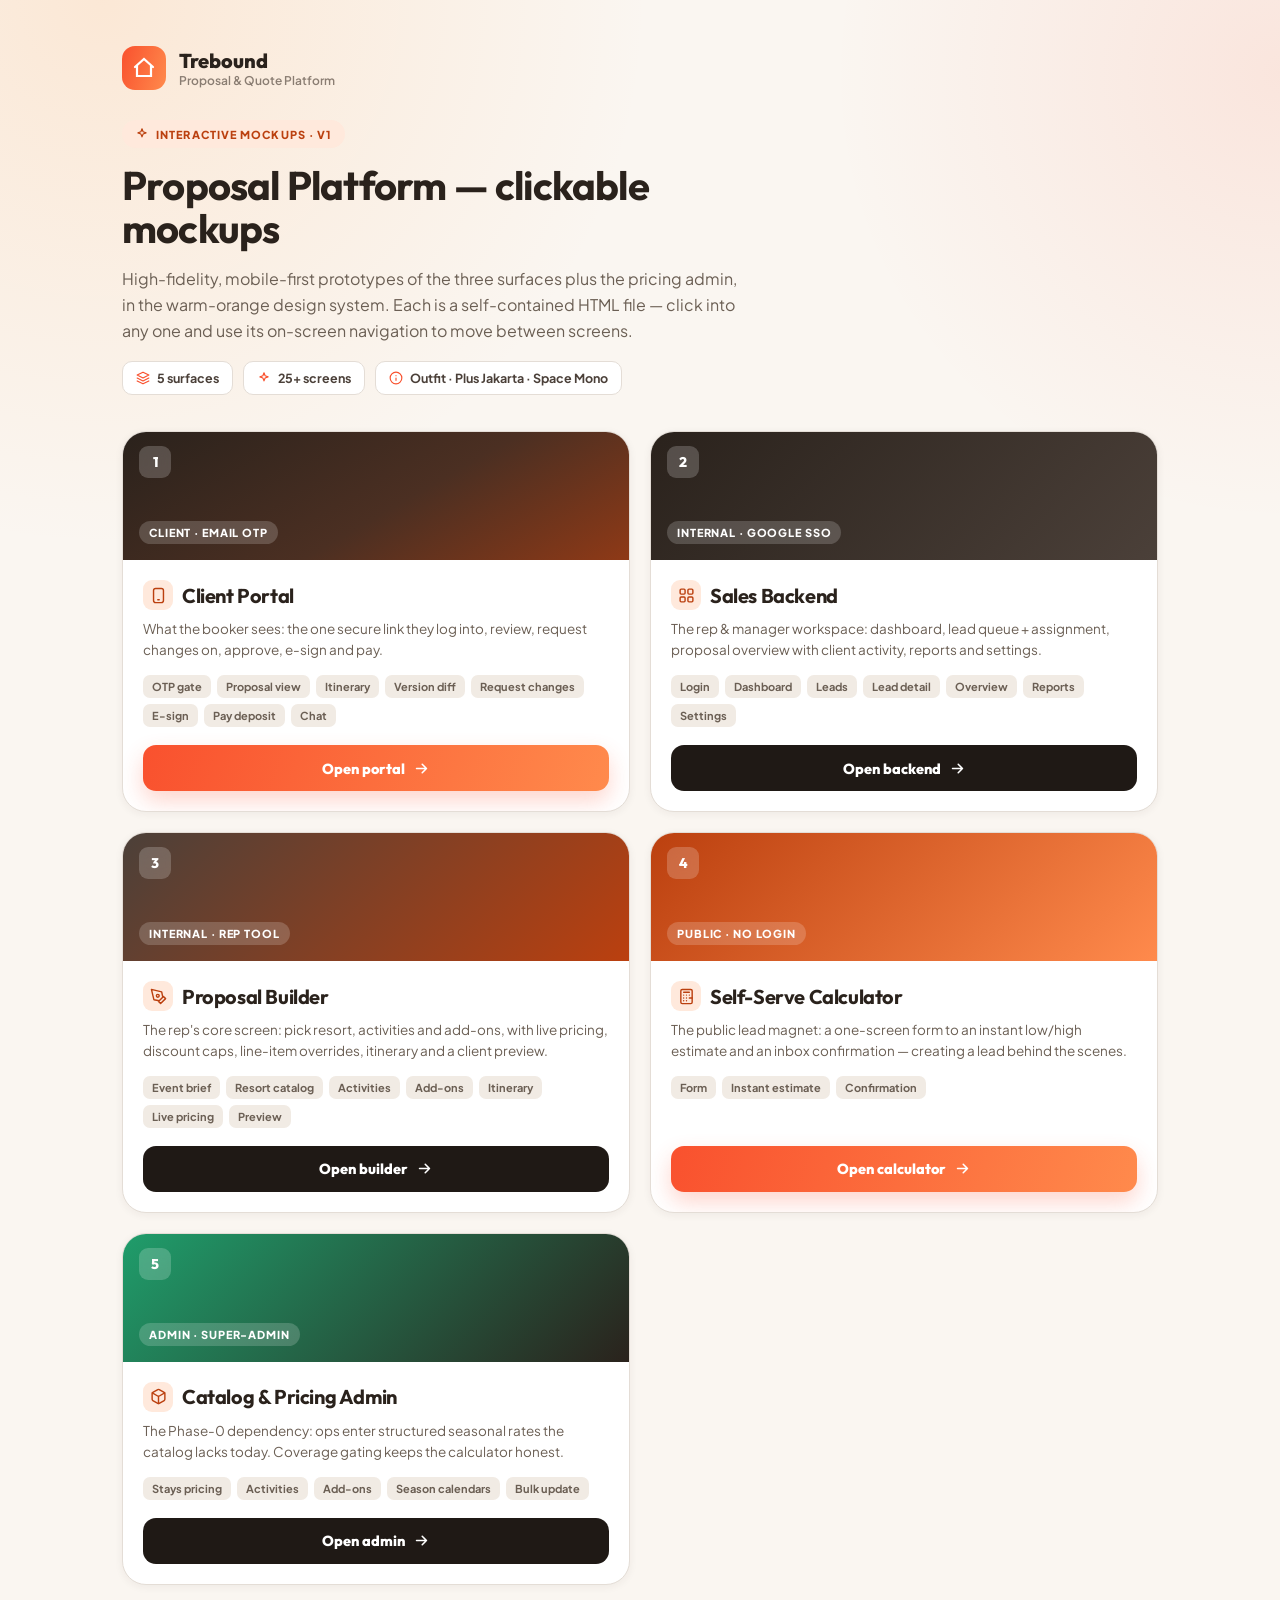
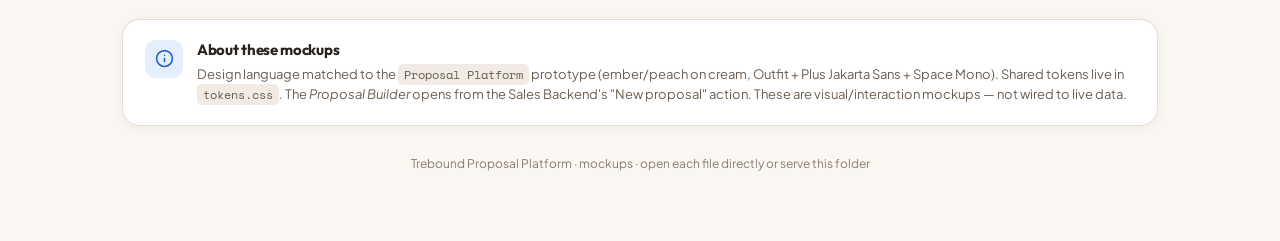
<file: index.html>
<!doctype html>
<html lang="en">
<head>
<meta charset="utf-8" />
<meta name="viewport" content="width=device-width, initial-scale=1" />
<title>Trebound · Proposal Platform — Mockups</title>
<link rel="preconnect" href="https://fonts.googleapis.com">
<link rel="preconnect" href="https://fonts.gstatic.com" crossorigin>
<link href="https://fonts.googleapis.com/css2?family=Outfit:wght@500;600;700;800&family=Plus+Jakarta+Sans:wght@400;500;600;700&family=Space+Mono:wght@400;700&display=swap" rel="stylesheet">
<link href="tokens.css" rel="stylesheet">
<style>
*{box-sizing:border-box}html,body{margin:0}
body{font-family:var(--font-sans);color:var(--ink-900);background:
  radial-gradient(circle at 8% 0,rgba(255,181,116,.22),transparent 34rem),
  radial-gradient(circle at 100% 4%,rgba(249,81,46,.1),transparent 28rem),var(--cream);-webkit-font-smoothing:antialiased;min-height:100vh}
a{text-decoration:none;color:inherit}
h1,h2,h3{font-family:var(--font-display);margin:0;letter-spacing:-.02em}
.wrap{max-width:1080px;margin:0 auto;padding:46px 22px 70px}
.brand{display:flex;align-items:center;gap:13px;margin-bottom:30px}
.logo-dot{width:44px;height:44px;border-radius:13px;background:var(--grad-brand);display:grid;place-items:center;color:#fff}
.brand .t{font-family:var(--font-display);font-weight:800;font-size:20px}
.brand .t small{display:block;font-family:var(--font-sans);font-weight:600;font-size:12px;color:var(--ink-500)}
.hero{margin-bottom:36px}
.eyebrow{display:inline-flex;align-items:center;gap:7px;font-size:11px;font-weight:800;letter-spacing:.1em;text-transform:uppercase;background:var(--peach-soft);color:var(--ember-deep);padding:7px 13px;border-radius:999px}
.eyebrow svg{width:14px;height:14px}
.hero h1{font-size:40px;line-height:1.08;margin:16px 0 12px;max-width:640px}
.hero p{font-size:16px;color:var(--ink-600);line-height:1.6;max-width:620px}
.hero .meta{display:flex;gap:10px;flex-wrap:wrap;margin-top:18px}
.hero .meta span{font-size:12.5px;font-weight:700;color:var(--ink-700);background:var(--paper);border:1px solid var(--ink-200);padding:8px 13px;border-radius:10px;display:inline-flex;align-items:center;gap:7px}
.hero .meta svg{width:14px;height:14px;color:var(--ember)}

.grid{display:grid;grid-template-columns:repeat(2,1fr);gap:20px}
.tile{background:var(--paper);border:1px solid var(--ink-200);border-radius:24px;overflow:hidden;box-shadow:var(--shadow-sm);transition:transform .18s,box-shadow .18s;display:flex;flex-direction:column}
.tile:hover{transform:translateY(-4px);box-shadow:var(--shadow)}
.tile .cap{height:128px;position:relative;overflow:hidden;display:flex;align-items:flex-end;padding:16px;color:#fff}
.tile .cap .n{position:absolute;top:14px;left:16px;width:32px;height:32px;border-radius:9px;background:rgba(255,255,255,.2);backdrop-filter:blur(6px);display:grid;place-items:center;font-family:var(--font-display);font-weight:800;font-size:14px}
.tile .cap .who{font-size:11px;font-weight:800;letter-spacing:.08em;text-transform:uppercase;background:rgba(255,255,255,.18);padding:5px 10px;border-radius:999px}
.cap.c1{background:var(--grad-hero)} .cap.c2{background:linear-gradient(135deg,#2a221c,#4b4039)}
.cap.c3{background:linear-gradient(135deg,#bb400f,#ff8a4c)} .cap.c4{background:linear-gradient(135deg,#1f9d6b,#2a221c)}
.cap.c5{background:linear-gradient(135deg,#4b4039,#bb400f)}
.tile .body{padding:20px;flex:1;display:flex;flex-direction:column}
.tile .body h3{font-size:20px;display:flex;align-items:center;gap:9px}
.tile .body .ic{width:30px;height:30px;border-radius:9px;background:var(--peach-soft);color:var(--ember-deep);display:grid;place-items:center}
.tile .body .ic svg{width:17px;height:17px}
.tile .body p{font-size:13.5px;color:var(--ink-600);line-height:1.55;margin:9px 0 14px}
.tile .screens{display:flex;flex-wrap:wrap;gap:6px;margin-bottom:18px}
.tile .screens span{font-size:11px;font-weight:700;color:var(--ink-600);background:var(--ink-100);padding:5px 9px;border-radius:7px}
.tile .open{margin-top:auto;display:inline-flex;align-items:center;justify-content:center;gap:8px;min-height:46px;border-radius:13px;background:var(--grad-brand);color:#fff;font-family:var(--font-display);font-weight:800;font-size:14.5px;box-shadow:0 10px 22px rgba(249,81,46,.24)}
.tile .open svg{width:17px;height:17px}
.tile.platform .open{background:var(--ink-950);box-shadow:none}

.note{margin-top:34px;background:var(--paper);border:1px solid var(--ink-200);border-radius:18px;padding:20px 22px;display:flex;gap:14px;box-shadow:var(--shadow-sm)}
.note .ic{width:38px;height:38px;border-radius:11px;background:var(--info-soft);color:var(--info);display:grid;place-items:center;flex:none}
.note .ic svg{width:19px;height:19px}
.note h3{font-size:15px;margin-bottom:5px} .note p{font-size:13px;color:var(--ink-600);line-height:1.55;margin:0}
.note code{font-family:var(--font-mono);font-size:12px;background:var(--ink-100);padding:2px 6px;border-radius:5px}
.footer{margin-top:30px;text-align:center;color:var(--ink-500);font-size:12px}
@media(max-width:760px){.grid{grid-template-columns:1fr}.hero h1{font-size:30px}}
@media(prefers-reduced-motion:reduce){*{transition:none!important}}
</style>
</head>
<body>
<svg width="0" height="0" style="position:absolute" aria-hidden="true">
  <symbol id="i-spark" viewBox="0 0 24 24" fill="none" stroke="currentColor" stroke-width="2" stroke-linecap="round" stroke-linejoin="round"><path d="M12 3l1.9 5.1L19 10l-5.1 1.9L12 17l-1.9-5.1L5 10l5.1-1.9z"/></symbol>
  <symbol id="i-arrow" viewBox="0 0 24 24" fill="none" stroke="currentColor" stroke-width="2.2" stroke-linecap="round" stroke-linejoin="round"><path d="M5 12h14M13 6l6 6-6 6"/></symbol>
  <symbol id="i-phone" viewBox="0 0 24 24" fill="none" stroke="currentColor" stroke-width="2" stroke-linecap="round" stroke-linejoin="round"><rect x="5" y="2" width="14" height="20" rx="3"/><path d="M11 18h2"/></symbol>
  <symbol id="i-grid" viewBox="0 0 24 24" fill="none" stroke="currentColor" stroke-width="2" stroke-linecap="round" stroke-linejoin="round"><rect x="3" y="3" width="7" height="7" rx="1.5"/><rect x="14" y="3" width="7" height="7" rx="1.5"/><rect x="14" y="14" width="7" height="7" rx="1.5"/><rect x="3" y="14" width="7" height="7" rx="1.5"/></symbol>
  <symbol id="i-calc" viewBox="0 0 24 24" fill="none" stroke="currentColor" stroke-width="2" stroke-linecap="round" stroke-linejoin="round"><rect x="4" y="2" width="16" height="20" rx="2"/><path d="M8 6h8M8 10h.01M12 10h.01M16 10h.01M8 14h.01M12 14h.01M16 14h4M8 18h.01M12 18h.01"/></symbol>
  <symbol id="i-box" viewBox="0 0 24 24" fill="none" stroke="currentColor" stroke-width="2" stroke-linecap="round" stroke-linejoin="round"><path d="M21 16V8a2 2 0 0 0-1-1.73l-7-4a2 2 0 0 0-2 0l-7 4A2 2 0 0 0 3 8v8a2 2 0 0 0 1 1.73l7 4a2 2 0 0 0 2 0l7-4A2 2 0 0 0 21 16z"/><path d="M3.27 6.96L12 12l8.73-5.04M12 22V12"/></symbol>
  <symbol id="i-info" viewBox="0 0 24 24" fill="none" stroke="currentColor" stroke-width="2" stroke-linecap="round" stroke-linejoin="round"><circle cx="12" cy="12" r="10"/><path d="M12 16v-4M12 8h.01"/></symbol>
  <symbol id="i-layers" viewBox="0 0 24 24" fill="none" stroke="currentColor" stroke-width="2" stroke-linecap="round" stroke-linejoin="round"><path d="M12 2l10 5-10 5L2 7zM2 17l10 5 10-5M2 12l10 5 10-5"/></symbol>
  <symbol id="i-build" viewBox="0 0 24 24" fill="none" stroke="currentColor" stroke-width="2" stroke-linecap="round" stroke-linejoin="round"><path d="M12 19l7-7 3 3-7 7-3-3zM18 13l-1.5-7.5L2 2l3.5 14.5L13 18z"/><circle cx="11" cy="11" r="2"/></symbol>
</svg>

<div class="wrap">
  <div class="brand">
    <span class="logo-dot"><svg width="24" height="24" viewBox="0 0 24 24" fill="none" stroke="#fff" stroke-width="2.2" stroke-linecap="round"><path d="M3 11l9-8 9 8M5 10v10h14V10"/></svg></span>
    <div class="t">Trebound<small>Proposal &amp; Quote Platform</small></div>
  </div>

  <div class="hero">
    <span class="eyebrow"><svg><use href="#i-spark"/></svg> Interactive mockups · v1</span>
    <h1>Proposal Platform — clickable mockups</h1>
    <p>High-fidelity, mobile-first prototypes of the three surfaces plus the pricing admin, in the warm-orange design system. Each is a self-contained HTML file — click into any one and use its on-screen navigation to move between screens.</p>
    <div class="meta">
      <span><svg><use href="#i-layers"/></svg> 5 surfaces</span>
      <span><svg><use href="#i-spark"/></svg> 25+ screens</span>
      <span><svg><use href="#i-info"/></svg> Outfit · Plus Jakarta · Space Mono</span>
    </div>
  </div>

  <div class="grid">
    <a class="tile" href="client-portal.html">
      <div class="cap c1"><span class="n">1</span><span class="who">Client · email OTP</span></div>
      <div class="body">
        <h3><span class="ic"><svg><use href="#i-phone"/></svg></span> Client Portal</h3>
        <p>What the booker sees: the one secure link they log into, review, request changes on, approve, e-sign and pay.</p>
        <div class="screens"><span>OTP gate</span><span>Proposal view</span><span>Itinerary</span><span>Version diff</span><span>Request changes</span><span>E-sign</span><span>Pay deposit</span><span>Chat</span></div>
        <span class="open">Open portal <svg><use href="#i-arrow"/></svg></span>
      </div>
    </a>

    <a class="tile platform" href="sales-backend.html">
      <div class="cap c2"><span class="n">2</span><span class="who">Internal · Google SSO</span></div>
      <div class="body">
        <h3><span class="ic"><svg><use href="#i-grid"/></svg></span> Sales Backend</h3>
        <p>The rep &amp; manager workspace: dashboard, lead queue + assignment, proposal overview with client activity, reports and settings.</p>
        <div class="screens"><span>Login</span><span>Dashboard</span><span>Leads</span><span>Lead detail</span><span>Overview</span><span>Reports</span><span>Settings</span></div>
        <span class="open">Open backend <svg><use href="#i-arrow"/></svg></span>
      </div>
    </a>

    <a class="tile platform" href="builder.html">
      <div class="cap c5"><span class="n">3</span><span class="who">Internal · rep tool</span></div>
      <div class="body">
        <h3><span class="ic"><svg><use href="#i-build"/></svg></span> Proposal Builder</h3>
        <p>The rep's core screen: pick resort, activities and add-ons, with live pricing, discount caps, line-item overrides, itinerary and a client preview.</p>
        <div class="screens"><span>Event brief</span><span>Resort catalog</span><span>Activities</span><span>Add-ons</span><span>Itinerary</span><span>Live pricing</span><span>Preview</span></div>
        <span class="open">Open builder <svg><use href="#i-arrow"/></svg></span>
      </div>
    </a>

    <a class="tile" href="calculator.html">
      <div class="cap c3"><span class="n">4</span><span class="who">Public · no login</span></div>
      <div class="body">
        <h3><span class="ic"><svg><use href="#i-calc"/></svg></span> Self-Serve Calculator</h3>
        <p>The public lead magnet: a one-screen form to an instant low/high estimate and an inbox confirmation — creating a lead behind the scenes.</p>
        <div class="screens"><span>Form</span><span>Instant estimate</span><span>Confirmation</span></div>
        <span class="open">Open calculator <svg><use href="#i-arrow"/></svg></span>
      </div>
    </a>

    <a class="tile platform" href="admin-pricing.html">
      <div class="cap c4"><span class="n">5</span><span class="who">Admin · super-admin</span></div>
      <div class="body">
        <h3><span class="ic"><svg><use href="#i-box"/></svg></span> Catalog &amp; Pricing Admin</h3>
        <p>The Phase-0 dependency: ops enter structured seasonal rates the catalog lacks today. Coverage gating keeps the calculator honest.</p>
        <div class="screens"><span>Stays pricing</span><span>Activities</span><span>Add-ons</span><span>Season calendars</span><span>Bulk update</span></div>
        <span class="open">Open admin <svg><use href="#i-arrow"/></svg></span>
      </div>
    </a>
  </div>

  <div class="note">
    <span class="ic"><svg><use href="#i-info"/></svg></span>
    <div>
      <h3>About these mockups</h3>
      <p>Design language matched to the <code>Proposal Platform</code> prototype (ember/peach on cream, Outfit + Plus Jakarta Sans + Space Mono). Shared tokens live in <code>tokens.css</code>. The <em>Proposal Builder</em> opens from the Sales Backend's "New proposal" action. These are visual/interaction mockups — not wired to live data.</p>
    </div>
  </div>

  <div class="footer">Trebound Proposal Platform · mockups · open each file directly or serve this folder</div>
</div>
</body>
</html>
</file>
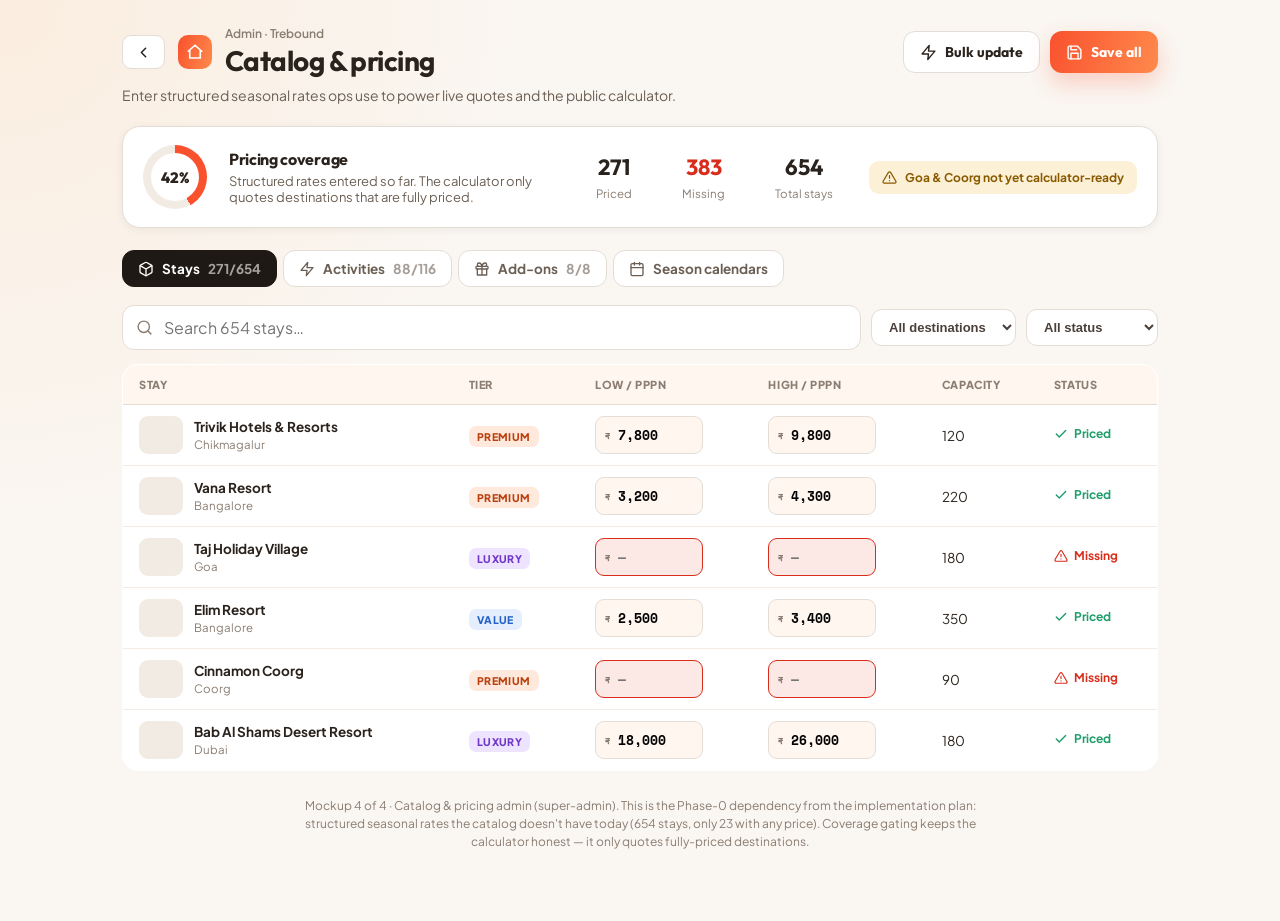
<file: admin-pricing.html>
<!doctype html>
<html lang="en">
<head>
<meta charset="utf-8" />
<meta name="viewport" content="width=device-width, initial-scale=1" />
<title>Trebound · Catalog &amp; Pricing Admin — Mockup</title>
<link rel="preconnect" href="https://fonts.googleapis.com">
<link rel="preconnect" href="https://fonts.gstatic.com" crossorigin>
<link href="https://fonts.googleapis.com/css2?family=Outfit:wght@500;600;700;800&family=Plus+Jakarta+Sans:wght@400;500;600;700&family=Space+Mono:wght@400;700&display=swap" rel="stylesheet">
<link href="tokens.css" rel="stylesheet">
<style>
*{box-sizing:border-box}html,body{margin:0}
body{font-family:var(--font-sans);color:var(--ink-900);background:
  radial-gradient(circle at 0 0,rgba(255,181,116,.14),transparent 32rem),var(--cream);-webkit-font-smoothing:antialiased}
button{font:inherit;cursor:pointer}
h1,h2,h3,h4{font-family:var(--font-display);margin:0;letter-spacing:-.02em}
.mono{font-family:var(--font-mono)}

.wrap{max-width:1080px;margin:0 auto;padding:26px 22px 70px}
.head{display:flex;align-items:center;gap:13px;margin-bottom:8px}
.logo-dot{width:34px;height:34px;border-radius:10px;background:var(--grad-brand);display:grid;place-items:center;color:#fff}
.head .crumb{font-size:12px;color:var(--ink-500);font-weight:600}
.head h1{font-size:28px;margin-top:2px}
.head .right{margin-left:auto;display:flex;gap:10px}
.btn{min-height:42px;border:0;border-radius:12px;padding:0 16px;font-weight:700;font-size:14px;display:inline-flex;align-items:center;justify-content:center;gap:8px;font-family:var(--font-display)}
.btn svg{width:17px;height:17px}
.btn.primary{background:var(--grad-brand);color:#fff;box-shadow:0 10px 22px rgba(249,81,46,.24)}
.btn.ghost{background:var(--paper);border:1.5px solid var(--ink-200);color:var(--ink-900)}
.btn.dark{background:var(--ink-950);color:#fff}
.btn.sm{min-height:34px;font-size:12.5px;padding:0 12px;border-radius:9px}
.sub{color:var(--ink-600);font-size:14px;margin:0 0 22px}

/* progress banner */
.coverage{background:var(--paper);border:1px solid var(--ink-200);border-radius:18px;padding:18px 20px;box-shadow:var(--shadow-sm);margin-bottom:22px;display:flex;align-items:center;gap:22px;flex-wrap:wrap}
.coverage .ring{--p:42;width:64px;height:64px;border-radius:50%;background:conic-gradient(var(--ember) calc(var(--p)*1%),var(--ink-100) 0);display:grid;place-items:center;flex:none}
.coverage .ring i{width:48px;height:48px;border-radius:50%;background:var(--paper);display:grid;place-items:center;font-family:var(--font-display);font-weight:800;font-size:15px;font-style:normal}
.coverage .ctext{flex:1;min-width:200px}
.coverage .ctext h3{font-size:16px} .coverage .ctext p{font-size:13px;color:var(--ink-600);margin:4px 0 0}
.coverage .stat{text-align:center;padding:0 14px}
.coverage .stat b{font-family:var(--font-display);font-size:22px;display:block} .coverage .stat span{font-size:11.5px;color:var(--ink-500)}
.coverage .warn{background:var(--warning-soft);color:var(--warning-ink);font-size:12px;font-weight:700;border-radius:10px;padding:9px 13px;display:flex;gap:8px;align-items:center}
.coverage .warn svg{width:15px;height:15px}

/* tabs */
.tabs{display:flex;gap:6px;margin-bottom:18px;flex-wrap:wrap}
.tabs button{border:1.5px solid var(--ink-200);background:var(--paper);border-radius:12px;padding:9px 15px;font-weight:700;font-size:13.5px;color:var(--ink-600);display:inline-flex;gap:8px;align-items:center}
.tabs button svg{width:16px;height:16px}
.tabs button.active{background:var(--ink-950);border-color:var(--ink-950);color:#fff}

.toolbar{display:flex;gap:10px;align-items:center;margin-bottom:14px;flex-wrap:wrap}
.searchbox{flex:1;min-width:220px;display:flex;align-items:center;gap:9px;background:var(--paper);border:1px solid var(--ink-200);border-radius:12px;padding:10px 13px;color:var(--ink-500)}
.searchbox svg{width:17px;height:17px} .searchbox input{border:0;outline:0;background:transparent;flex:1;font:inherit;color:var(--ink-900)}
.selpill{border:1.5px solid var(--ink-200);background:var(--paper);border-radius:11px;padding:9px 13px;font-weight:700;font-size:13px;color:var(--ink-700)}

.panel{display:none}.panel.active{display:block}
table{width:100%;border-collapse:collapse;background:var(--paper);border:1px solid var(--ink-200);border-radius:16px;overflow:hidden}
thead th{text-align:left;font-size:11px;text-transform:uppercase;letter-spacing:.05em;color:var(--ink-500);font-weight:800;padding:13px 16px;background:var(--cream-2);border-bottom:1px solid var(--ink-200)}
tbody td{padding:11px 16px;border-bottom:1px solid var(--ink-100);font-size:13.5px;vertical-align:middle}
tbody tr:last-child td{border-bottom:0}
tbody tr:hover{background:var(--cream-2)}
.stay{display:flex;align-items:center;gap:11px}
.stay .img{width:44px;height:38px;border-radius:9px;background-size:cover;background-position:center;flex:none;background-color:var(--ink-100)}
.stay b{font-size:13.5px;display:block} .stay span{font-size:11.5px;color:var(--ink-500)}
.rate-in{width:108px;border:1.5px solid var(--ink-200);border-radius:9px;padding:8px 10px 8px 22px;font-family:var(--font-mono);font-weight:700;font-size:13px;outline:0;background:var(--cream-2)}
.rate-in:focus{border-color:var(--ember);background:#fff}
.rate-wrap{position:relative;display:inline-block}
.rate-wrap::before{content:'₹';position:absolute;left:9px;top:50%;transform:translateY(-50%);font-family:var(--font-mono);font-size:12px;color:var(--ink-500);font-weight:700}
.rate-in.empty{border-color:var(--danger);background:var(--danger-soft)}
.tierbadge{font-size:10.5px;font-weight:800;text-transform:uppercase;letter-spacing:.04em;padding:4px 8px;border-radius:7px}
.tierbadge.premium{background:var(--peach-soft);color:var(--ember-deep)} .tierbadge.value{background:var(--info-soft);color:var(--info)} .tierbadge.luxury{background:#efe4ff;color:#7038c8}
.status-ic{display:inline-flex;align-items:center;gap:6px;font-size:12px;font-weight:700}
.status-ic.done{color:var(--success)} .status-ic.todo{color:var(--danger)}
.status-ic svg{width:14px;height:14px}
.unit-sel{border:1.5px solid var(--ink-200);border-radius:9px;padding:7px 9px;font:inherit;font-size:12.5px;background:var(--cream-2);outline:0}
.season-toggle{display:inline-flex;border:1.5px solid var(--ink-200);border-radius:9px;overflow:hidden}
.season-toggle button{border:0;background:var(--paper);padding:7px 11px;font-weight:700;font-size:12px;color:var(--ink-600)}
.season-toggle button.on{background:var(--ink-950);color:#fff}

/* season calendar */
.cal-grid{display:grid;grid-template-columns:repeat(6,1fr);gap:8px;margin-top:6px}
.mon{border:1.5px solid var(--ink-200);border-radius:11px;padding:11px 8px;text-align:center;cursor:pointer;font-weight:700;font-size:13px;background:var(--paper)}
.mon.high{border-color:var(--ember);background:var(--peach-soft);color:var(--ember-deep)}
.mon small{display:block;font-size:10px;font-weight:700;color:var(--ink-400);margin-top:3px}
.mon.high small{color:var(--ember)}
.legend{display:flex;gap:16px;margin-top:14px;font-size:12.5px;color:var(--ink-600)}
.legend i{display:inline-block;width:13px;height:13px;border-radius:4px;margin-right:6px;vertical-align:-2px}

/* bulk modal */
.scrim{position:fixed;inset:0;background:rgba(31,25,21,.55);backdrop-filter:blur(2px);z-index:80;display:none;align-items:center;justify-content:center;padding:20px}
.scrim.open{display:flex}
.modal{background:var(--paper);width:100%;max-width:440px;border-radius:22px;box-shadow:var(--shadow-lg);overflow:hidden}
.modal-h{padding:18px 22px;border-bottom:1px solid var(--ink-100);display:flex;justify-content:space-between;align-items:center}
.modal-h h3{font-size:18px} .modal-x{width:32px;height:32px;border-radius:9px;border:1px solid var(--ink-200);background:var(--paper);display:grid;place-items:center;color:var(--ink-600)}
.modal-x svg{width:15px;height:15px}
.modal-b{padding:20px 22px 24px}
.field{margin-bottom:14px}
.field label{display:block;font-size:11px;font-weight:800;letter-spacing:.05em;text-transform:uppercase;color:var(--ink-500);margin-bottom:7px}
.field input,.field select{width:100%;border:1.5px solid var(--ink-200);border-radius:11px;padding:11px 12px;font:inherit;outline:0;background:var(--cream-2)}
.field input:focus,.field select:focus{border-color:var(--ember);background:#fff}

.caption{text-align:center;color:var(--ink-500);font-size:12px;margin:26px auto 0;max-width:720px;line-height:1.5}
.toast{position:fixed;left:50%;bottom:26px;transform:translateX(-50%) translateY(14px);background:var(--ink-950);color:#fff;padding:13px 18px;border-radius:14px;font-weight:700;font-size:13px;box-shadow:var(--shadow-lg);opacity:0;pointer-events:none;transition:.25s;z-index:200;display:flex;gap:9px;align-items:center}
.toast.show{opacity:1;transform:translateX(-50%) translateY(0)}.toast svg{width:17px;height:17px;color:var(--peach)}
@media(max-width:760px){.cal-grid{grid-template-columns:repeat(3,1fr)}table{display:block;overflow-x:auto;white-space:nowrap;font-size:12px;-webkit-overflow-scrolling:touch}.rate-in{width:84px}}
@media(prefers-reduced-motion:reduce){*{animation:none!important;transition:none!important}}
</style>
</head>
<body>
<svg width="0" height="0" style="position:absolute" aria-hidden="true">
  <symbol id="i-box" viewBox="0 0 24 24" fill="none" stroke="currentColor" stroke-width="2" stroke-linecap="round" stroke-linejoin="round"><path d="M21 16V8a2 2 0 0 0-1-1.73l-7-4a2 2 0 0 0-2 0l-7 4A2 2 0 0 0 3 8v8a2 2 0 0 0 1 1.73l7 4a2 2 0 0 0 2 0l7-4A2 2 0 0 0 21 16z"/><path d="M3.27 6.96L12 12l8.73-5.04M12 22V12"/></symbol>
  <symbol id="i-act" viewBox="0 0 24 24" fill="none" stroke="currentColor" stroke-width="2" stroke-linecap="round" stroke-linejoin="round"><path d="M13 2L3 14h9l-1 8 10-12h-9z"/></symbol>
  <symbol id="i-gift" viewBox="0 0 24 24" fill="none" stroke="currentColor" stroke-width="2" stroke-linecap="round" stroke-linejoin="round"><rect x="3" y="8" width="18" height="4" rx="1"/><path d="M12 8v13M5 12v9h14v-9M7.5 8a2.5 2.5 0 0 1 0-5C11 3 12 8 12 8s1-5 4.5-5a2.5 2.5 0 0 1 0 5"/></symbol>
  <symbol id="i-cal" viewBox="0 0 24 24" fill="none" stroke="currentColor" stroke-width="2" stroke-linecap="round" stroke-linejoin="round"><rect x="3" y="4" width="18" height="18" rx="2"/><path d="M16 2v4M8 2v4M3 10h18"/></symbol>
  <symbol id="i-search" viewBox="0 0 24 24" fill="none" stroke="currentColor" stroke-width="2" stroke-linecap="round" stroke-linejoin="round"><circle cx="11" cy="11" r="8"/><path d="M21 21l-4.35-4.35"/></symbol>
  <symbol id="i-check" viewBox="0 0 24 24" fill="none" stroke="currentColor" stroke-width="2.4" stroke-linecap="round" stroke-linejoin="round"><polyline points="20 6 9 17 4 12"/></symbol>
  <symbol id="i-x" viewBox="0 0 24 24" fill="none" stroke="currentColor" stroke-width="2.2" stroke-linecap="round" stroke-linejoin="round"><path d="M18 6L6 18M6 6l12 12"/></symbol>
  <symbol id="i-alert" viewBox="0 0 24 24" fill="none" stroke="currentColor" stroke-width="2" stroke-linecap="round" stroke-linejoin="round"><path d="M10.29 3.86L1.82 18a2 2 0 0 0 1.71 3h16.94a2 2 0 0 0 1.71-3L13.71 3.86a2 2 0 0 0-3.42 0z"/><path d="M12 9v4M12 17h.01"/></symbol>
  <symbol id="i-bolt" viewBox="0 0 24 24" fill="none" stroke="currentColor" stroke-width="2" stroke-linecap="round" stroke-linejoin="round"><path d="M13 2L3 14h9l-1 8 10-12h-9z"/></symbol>
  <symbol id="i-back" viewBox="0 0 24 24" fill="none" stroke="currentColor" stroke-width="2.2" stroke-linecap="round" stroke-linejoin="round"><path d="M15 18l-6-6 6-6"/></symbol>
  <symbol id="i-spark" viewBox="0 0 24 24" fill="none" stroke="currentColor" stroke-width="2" stroke-linecap="round" stroke-linejoin="round"><path d="M12 3l1.9 5.1L19 10l-5.1 1.9L12 17l-1.9-5.1L5 10l5.1-1.9z"/></symbol>
  <symbol id="i-save" viewBox="0 0 24 24" fill="none" stroke="currentColor" stroke-width="2" stroke-linecap="round" stroke-linejoin="round"><path d="M19 21H5a2 2 0 0 1-2-2V5a2 2 0 0 1 2-2h11l5 5v11a2 2 0 0 1-2 2z"/><path d="M17 21v-8H7v8M7 3v5h8"/></symbol>
</svg>

<div class="wrap">
  <div class="head">
    <a class="btn ghost sm" href="sales-backend.html" style="text-decoration:none" aria-label="Back to app"><svg><use href="#i-back"/></svg></a>
    <span class="logo-dot"><svg width="18" height="18" viewBox="0 0 24 24" fill="none" stroke="#fff" stroke-width="2.2" stroke-linecap="round"><path d="M3 11l9-8 9 8M5 10v10h14V10"/></svg></span>
    <div><div class="crumb">Admin · Trebound</div><h1>Catalog &amp; pricing</h1></div>
    <div class="right">
      <button class="btn ghost" onclick="openBulk()"><svg><use href="#i-bolt"/></svg> Bulk update</button>
      <button class="btn primary" onclick="toast('Pricing saved · 654 stays')"><svg><use href="#i-save"/></svg> Save all</button>
    </div>
  </div>
  <p class="sub">Enter structured seasonal rates ops use to power live quotes and the public calculator.</p>

  <div class="coverage">
    <div class="ring"><i>42%</i></div>
    <div class="ctext"><h3>Pricing coverage</h3><p>Structured rates entered so far. The calculator only quotes destinations that are fully priced.</p></div>
    <div class="stat"><b>271</b><span>Priced</span></div>
    <div class="stat"><b style="color:var(--danger)">383</b><span>Missing</span></div>
    <div class="stat"><b>654</b><span>Total stays</span></div>
    <div class="warn"><svg><use href="#i-alert"/></svg> Goa &amp; Coorg not yet calculator-ready</div>
  </div>

  <div class="tabs">
    <button class="active" data-tab="stays"><svg><use href="#i-box"/></svg> Stays <span style="opacity:.6">271/654</span></button>
    <button data-tab="activities"><svg><use href="#i-act"/></svg> Activities <span style="opacity:.6">88/116</span></button>
    <button data-tab="addons"><svg><use href="#i-gift"/></svg> Add-ons <span style="opacity:.6">8/8</span></button>
    <button data-tab="seasons"><svg><use href="#i-cal"/></svg> Season calendars</button>
  </div>

  <!-- STAYS -->
  <section class="panel active" id="stays">
    <div class="toolbar">
      <div class="searchbox"><svg><use href="#i-search"/></svg><input placeholder="Search 654 stays…"></div>
      <select class="selpill"><option>All destinations</option><option>Bangalore</option><option>Chikmagalur</option><option>Goa</option></select>
      <select class="selpill"><option>All status</option><option>Missing price</option><option>Priced</option></select>
    </div>
    <table>
      <thead><tr><th>Stay</th><th>Tier</th><th>Low / pppn</th><th>High / pppn</th><th>Capacity</th><th>Status</th></tr></thead>
      <tbody>
        <tr>
          <td><div class="stay"><span class="img" style="background-image:url('https://images.unsplash.com/photo-1582719478250-c89cae4dc85b?auto=format&fit=crop&w=200&q=50')"></span><div><b>Trivik Hotels &amp; Resorts</b><span>Chikmagalur</span></div></div></td>
          <td><span class="tierbadge premium">Premium</span></td>
          <td><span class="rate-wrap"><input class="rate-in" value="7,800"></span></td>
          <td><span class="rate-wrap"><input class="rate-in" value="9,800"></span></td>
          <td>120</td>
          <td><span class="status-ic done"><svg><use href="#i-check"/></svg> Priced</span></td>
        </tr>
        <tr>
          <td><div class="stay"><span class="img" style="background-image:url('https://images.unsplash.com/photo-1571896349842-33c89424de2d?auto=format&fit=crop&w=200&q=50')"></span><div><b>Vana Resort</b><span>Bangalore</span></div></div></td>
          <td><span class="tierbadge premium">Premium</span></td>
          <td><span class="rate-wrap"><input class="rate-in" value="3,200"></span></td>
          <td><span class="rate-wrap"><input class="rate-in" value="4,300"></span></td>
          <td>220</td>
          <td><span class="status-ic done"><svg><use href="#i-check"/></svg> Priced</span></td>
        </tr>
        <tr>
          <td><div class="stay"><span class="img" style="background-image:url('https://images.unsplash.com/photo-1520250497591-112f2f40a3f4?auto=format&fit=crop&w=200&q=50')"></span><div><b>Taj Holiday Village</b><span>Goa</span></div></div></td>
          <td><span class="tierbadge luxury">Luxury</span></td>
          <td><span class="rate-wrap"><input class="rate-in empty" placeholder="—"></span></td>
          <td><span class="rate-wrap"><input class="rate-in empty" placeholder="—"></span></td>
          <td>180</td>
          <td><span class="status-ic todo"><svg><use href="#i-alert"/></svg> Missing</span></td>
        </tr>
        <tr>
          <td><div class="stay"><span class="img" style="background-image:url('https://images.unsplash.com/photo-1455587734955-081b22074882?auto=format&fit=crop&w=200&q=50')"></span><div><b>Elim Resort</b><span>Bangalore</span></div></div></td>
          <td><span class="tierbadge value">Value</span></td>
          <td><span class="rate-wrap"><input class="rate-in" value="2,500"></span></td>
          <td><span class="rate-wrap"><input class="rate-in" value="3,400"></span></td>
          <td>350</td>
          <td><span class="status-ic done"><svg><use href="#i-check"/></svg> Priced</span></td>
        </tr>
        <tr>
          <td><div class="stay"><span class="img" style="background-image:url('https://images.unsplash.com/photo-1540541338287-41700207dee6?auto=format&fit=crop&w=200&q=50')"></span><div><b>Cinnamon Coorg</b><span>Coorg</span></div></div></td>
          <td><span class="tierbadge premium">Premium</span></td>
          <td><span class="rate-wrap"><input class="rate-in empty" placeholder="—"></span></td>
          <td><span class="rate-wrap"><input class="rate-in empty" placeholder="—"></span></td>
          <td>90</td>
          <td><span class="status-ic todo"><svg><use href="#i-alert"/></svg> Missing</span></td>
        </tr>
        <tr>
          <td><div class="stay"><span class="img" style="background-image:url('https://images.unsplash.com/photo-1551882547-ff40c63fe5fa?auto=format&fit=crop&w=200&q=50')"></span><div><b>Bab Al Shams Desert Resort</b><span>Dubai</span></div></div></td>
          <td><span class="tierbadge luxury">Luxury</span></td>
          <td><span class="rate-wrap"><input class="rate-in" value="18,000"></span></td>
          <td><span class="rate-wrap"><input class="rate-in" value="26,000"></span></td>
          <td>180</td>
          <td><span class="status-ic done"><svg><use href="#i-check"/></svg> Priced</span></td>
        </tr>
      </tbody>
    </table>
  </section>

  <!-- ACTIVITIES -->
  <section class="panel" id="activities">
    <div class="toolbar">
      <div class="searchbox"><svg><use href="#i-search"/></svg><input placeholder="Search 116 activities…"></div>
      <select class="selpill"><option>All categories</option><option>Indoor</option><option>Outdoor</option><option>Leadership</option></select>
    </div>
    <table>
      <thead><tr><th>Activity</th><th>Category</th><th>Pricing unit</th><th>Price</th><th>Group</th><th>Status</th></tr></thead>
      <tbody>
        <tr><td><b>The Lost Dutchman's Goldmine</b></td><td>Leadership</td><td><select class="unit-sel"><option selected>Per group</option><option>Per person</option></select></td><td><span class="rate-wrap"><input class="rate-in" value="1,25,000"></span></td><td>12–500</td><td><span class="status-ic done"><svg><use href="#i-check"/></svg></span></td></tr>
        <tr><td><b>Drone Racing League</b></td><td>Indoor</td><td><select class="unit-sel"><option selected>Per group</option><option>Per person</option></select></td><td><span class="rate-wrap"><input class="rate-in" value="1,65,000"></span></td><td>20–200</td><td><span class="status-ic done"><svg><use href="#i-check"/></svg></span></td></tr>
        <tr><td><b>Bridge Brigade</b></td><td>Outdoor</td><td><select class="unit-sel"><option>Per group</option><option selected>Per person</option></select></td><td><span class="rate-wrap"><input class="rate-in" value="850"></span></td><td>10–500</td><td><span class="status-ic done"><svg><use href="#i-check"/></svg></span></td></tr>
        <tr><td><b>Virtual Escape Room</b></td><td>Indoor</td><td><select class="unit-sel"><option>Per group</option><option selected>Per person</option></select></td><td><span class="rate-wrap"><input class="rate-in empty" placeholder="—"></span></td><td>10–1000</td><td><span class="status-ic todo"><svg><use href="#i-alert"/></svg></span></td></tr>
      </tbody>
    </table>
  </section>

  <!-- ADD-ONS -->
  <section class="panel" id="addons">
    <div class="toolbar"><div class="searchbox"><svg><use href="#i-search"/></svg><input placeholder="Search add-ons…"></div><button class="btn dark sm" onclick="toast('New add-on row added')">+ Add add-on</button></div>
    <table>
      <thead><tr><th>Add-on</th><th>Type</th><th>Pricing model</th><th>Price</th><th>Active</th></tr></thead>
      <tbody>
        <tr><td><b>Transportation (AC coach)</b></td><td>Transport</td><td><select class="unit-sel"><option selected>Per group</option><option>Per person</option><option>Flat</option></select></td><td><span class="rate-wrap"><input class="rate-in" value="45,000"></span></td><td><span class="status-ic done"><svg><use href="#i-check"/></svg></span></td></tr>
        <tr><td><b>Welcome gifting kit</b></td><td>Gifting</td><td><select class="unit-sel"><option>Per group</option><option selected>Per person</option><option>Flat</option></select></td><td><span class="rate-wrap"><input class="rate-in" value="850"></span></td><td><span class="status-ic done"><svg><use href="#i-check"/></svg></span></td></tr>
        <tr><td><b>Photography &amp; aftermovie</b></td><td>Content</td><td><select class="unit-sel"><option selected>Per group</option><option>Flat</option></select></td><td><span class="rate-wrap"><input class="rate-in" value="55,000"></span></td><td><span class="status-ic done"><svg><use href="#i-check"/></svg></span></td></tr>
        <tr><td><b>Meeting room &amp; AV</b></td><td>AV</td><td><select class="unit-sel"><option selected>Per group</option><option>Flat</option></select></td><td><span class="rate-wrap"><input class="rate-in" value="35,000"></span></td><td><span class="status-ic done"><svg><use href="#i-check"/></svg></span></td></tr>
      </tbody>
    </table>
  </section>

  <!-- SEASONS -->
  <section class="panel" id="seasons">
    <div class="toolbar">
      <select class="selpill" style="min-width:220px"><option>Goa</option><option>Bangalore</option><option>Chikmagalur</option><option>Coorg</option></select>
      <span style="font-size:13px;color:var(--ink-600)">Tap a month to mark it <b>high season</b> for this destination.</span>
    </div>
    <div style="background:var(--paper);border:1px solid var(--ink-200);border-radius:18px;padding:20px;box-shadow:var(--shadow-sm)">
      <h3 style="font-size:16px;margin-bottom:4px">Goa · season calendar</h3>
      <p style="font-size:12.5px;color:var(--ink-600);margin:0 0 6px">Drives which rate (low/high) the engine applies for a given date.</p>
      <div class="cal-grid" id="calGrid">
        <div class="mon">Jan<small>Low</small></div><div class="mon">Feb<small>Low</small></div><div class="mon">Mar<small>Low</small></div>
        <div class="mon">Apr<small>Low</small></div><div class="mon">May<small>Low</small></div><div class="mon">Jun<small>Low</small></div>
        <div class="mon">Jul<small>Low</small></div><div class="mon">Aug<small>Low</small></div><div class="mon">Sep<small>Low</small></div>
        <div class="mon high">Oct<small>High</small></div><div class="mon high">Nov<small>High</small></div><div class="mon high">Dec<small>High</small></div>
      </div>
      <div class="legend"><span><i style="background:var(--ink-100)"></i>Low season</span><span><i style="background:var(--peach-soft);border:1px solid var(--ember)"></i>High season</span></div>
    </div>
  </section>

  <p class="caption">Mockup 4 of 4 · Catalog &amp; pricing admin (super-admin). This is the Phase-0 dependency from the implementation plan: structured seasonal rates the catalog doesn't have today (654 stays, only 23 with any price). Coverage gating keeps the calculator honest — it only quotes fully-priced destinations.</p>
</div>

<!-- bulk modal -->
<div class="scrim" id="bulkScrim">
  <div class="modal">
    <div class="modal-h"><h3>Bulk price update</h3><button class="modal-x" onclick="closeBulk()"><svg><use href="#i-x"/></svg></button></div>
    <div class="modal-b">
      <div class="field"><label>Apply to</label><select><option>All stays in a destination</option><option>A tier within a destination</option><option>All activities in a category</option></select></div>
      <div class="field"><label>Destination</label><select><option>Bangalore</option><option>Goa</option><option>Chikmagalur</option></select></div>
      <div class="field"><label>Adjustment</label><input value="+8% on both low &amp; high rates"></div>
      <button class="btn primary" style="width:100%" onclick="closeBulk();toast('Bulk update applied to 84 stays')"><svg><use href="#i-bolt"/></svg> Apply update</button>
    </div>
  </div>
</div>

<div class="toast" id="toast"><svg><use href="#i-spark"/></svg><span id="toastMsg"></span></div>
<script>
const $=s=>document.querySelector(s),$$=s=>document.querySelectorAll(s);
$$('.tabs button').forEach(b=>b.addEventListener('click',()=>{
  $$('.tabs button').forEach(x=>x.classList.remove('active'));b.classList.add('active');
  $$('.panel').forEach(p=>p.classList.remove('active'));$('#'+b.dataset.tab).classList.add('active');
}));
$$('#calGrid .mon').forEach(m=>m.addEventListener('click',()=>{m.classList.toggle('high');m.querySelector('small').textContent=m.classList.contains('high')?'High':'Low'}));
$$('.rate-in').forEach(i=>i.addEventListener('input',()=>i.classList.toggle('empty',!i.value)));
function openBulk(){$('#bulkScrim').classList.add('open')}function closeBulk(){$('#bulkScrim').classList.remove('open')}
$('#bulkScrim').addEventListener('click',e=>{if(e.target===$('#bulkScrim'))closeBulk()});
let tT;function toast(m){$('#toastMsg').textContent=m;$('#toast').classList.add('show');clearTimeout(tT);tT=setTimeout(()=>$('#toast').classList.remove('show'),2400)}
window.openBulk=openBulk;window.closeBulk=closeBulk;window.toast=toast;
</script>
</body>
</html>
</file>
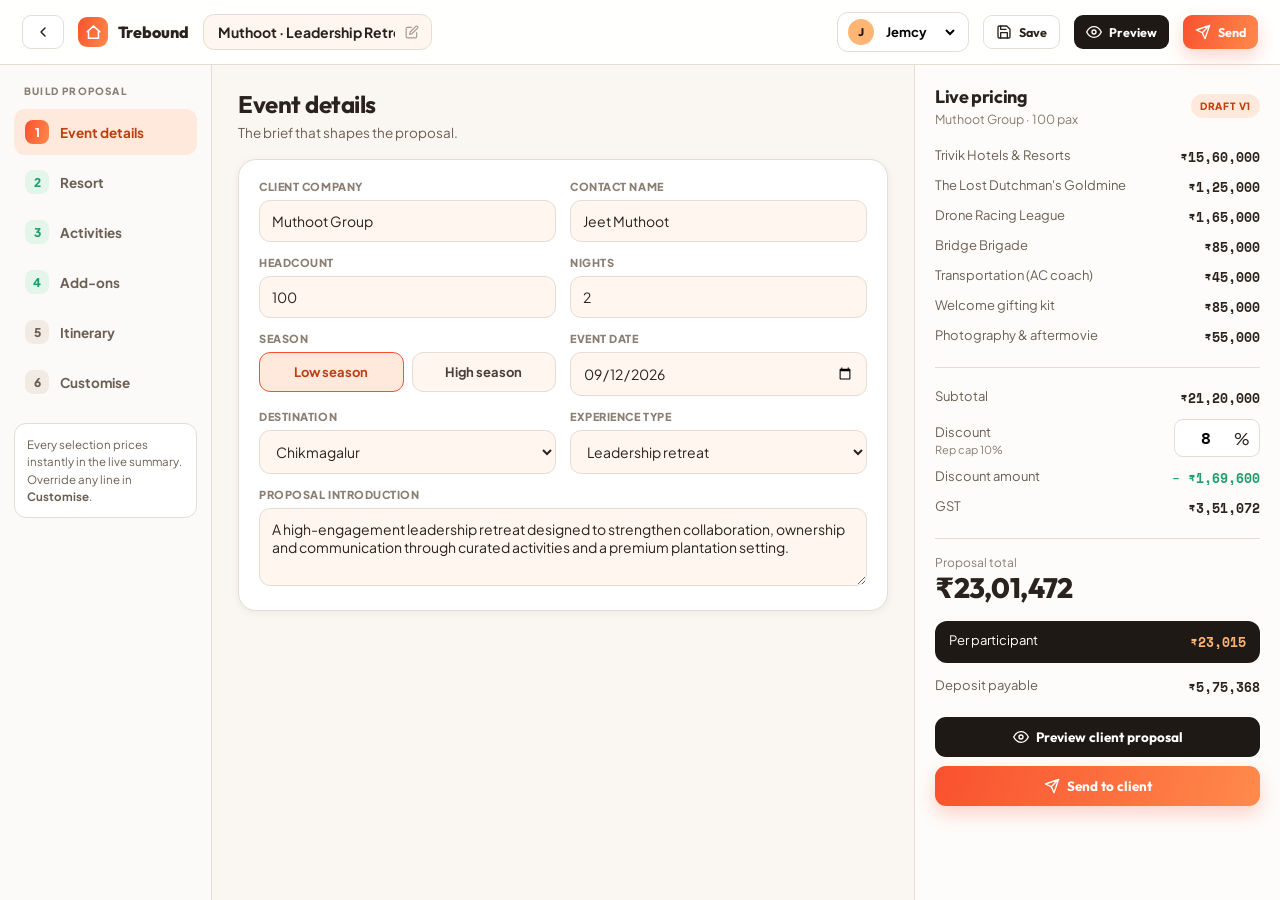
<file: builder.html>
<!doctype html>
<html lang="en">
<head>
<meta charset="utf-8" />
<meta name="viewport" content="width=device-width, initial-scale=1" />
<title>Trebound · Proposal Builder — Mockup</title>
<link rel="preconnect" href="https://fonts.googleapis.com">
<link rel="preconnect" href="https://fonts.gstatic.com" crossorigin>
<link href="https://fonts.googleapis.com/css2?family=Outfit:wght@500;600;700;800&family=Plus+Jakarta+Sans:wght@400;500;600;700&family=Space+Mono:wght@400;700&display=swap" rel="stylesheet">
<link href="tokens.css" rel="stylesheet">
<style>
*{box-sizing:border-box}html,body{margin:0}
body{font-family:var(--font-sans);color:var(--ink-900);background:var(--cream);-webkit-font-smoothing:antialiased}
button{font:inherit;cursor:pointer}
h1,h2,h3,h4{font-family:var(--font-display);margin:0;letter-spacing:-.02em}
.mono{font-family:var(--font-mono)}
input,select,textarea{font:inherit}

/* Topbar */
.topbar{position:sticky;top:0;z-index:30;background:rgba(255,255,255,.92);backdrop-filter:blur(14px);border-bottom:1px solid var(--ink-200);display:flex;align-items:center;gap:14px;padding:12px 22px}
.tb-brand{display:flex;align-items:center;gap:10px;font-family:var(--font-display);font-weight:800;font-size:16px;flex:none}
.logo-dot{width:30px;height:30px;border-radius:9px;background:var(--grad-brand);display:grid;place-items:center;color:#fff}
.title-chip{display:flex;align-items:center;gap:8px;background:var(--cream-2);border:1px solid var(--ink-200);border-radius:11px;padding:7px 12px;min-width:0}
.title-chip input{border:0;background:transparent;outline:0;font-weight:700;font-size:14px;min-width:120px;color:var(--ink-900)}
.title-chip svg{width:14px;height:14px;color:var(--ink-400);flex:none}
.tb-spacer{flex:1}
.sp-sel{display:flex;align-items:center;gap:8px;background:var(--paper);border:1px solid var(--ink-200);border-radius:11px;padding:6px 10px}
.sp-sel .av{width:26px;height:26px;border-radius:50%;background:var(--peach);color:var(--ink-950);display:grid;place-items:center;font-family:var(--font-display);font-weight:800;font-size:11px}
.sp-sel select{border:0;background:transparent;outline:0;font-weight:700;font-size:13px}
.btn{min-height:40px;border:0;border-radius:11px;padding:0 15px;font-weight:700;font-size:13.5px;display:inline-flex;align-items:center;justify-content:center;gap:7px;font-family:var(--font-display)}
.btn svg{width:16px;height:16px}
.btn.primary{background:var(--grad-brand);color:#fff;box-shadow:0 8px 18px rgba(249,81,46,.24)}
.btn.ghost{background:var(--paper);border:1.5px solid var(--ink-200);color:var(--ink-900)}
.btn.dark{background:var(--ink-950);color:#fff}
.btn.sm{min-height:34px;font-size:12.5px;padding:0 12px;border-radius:9px}
.btn.block{width:100%}
.btn:disabled{opacity:.5;cursor:not-allowed}

/* Layout */
.layout{display:grid;grid-template-columns:212px minmax(0,1fr) 366px;min-height:calc(100vh - 65px)}
.steps{border-right:1px solid var(--ink-200);background:rgba(255,255,255,.5);padding:20px 14px;position:sticky;top:65px;height:calc(100vh - 65px)}
.steps .lbl{font-size:10px;letter-spacing:.12em;text-transform:uppercase;color:var(--ink-500);font-weight:800;padding:0 10px 12px}
.steps nav{display:grid;gap:4px}
.steps button{display:flex;align-items:center;gap:11px;width:100%;border:0;background:transparent;text-align:left;padding:11px 11px;border-radius:11px;font-weight:700;font-size:13.5px;color:var(--ink-600)}
.steps button .n{width:24px;height:24px;border-radius:8px;background:var(--ink-100);color:var(--ink-600);display:grid;place-items:center;font-size:12px;font-weight:800;flex:none}
.steps button.done .n{background:var(--success-soft);color:var(--success)}
.steps button.active{background:var(--peach-soft);color:var(--ember-deep)}
.steps button.active .n{background:var(--grad-brand);color:#fff}
.steps .hint{margin-top:18px;padding:12px;border-radius:12px;background:var(--paper);border:1px solid var(--ink-200);font-size:11.5px;color:var(--ink-600);line-height:1.5}

.build{padding:24px 26px 60px;min-width:0}
.panel{display:none}.panel.active{display:block}
.ph{margin-bottom:18px}.ph h1{font-size:24px}.ph p{margin:5px 0 0;color:var(--ink-600);font-size:13.5px}
.card{background:var(--paper);border:1px solid var(--ink-200);border-radius:18px;box-shadow:var(--shadow-sm)}
.form-card{padding:20px}
.fg{display:grid;grid-template-columns:repeat(2,minmax(0,1fr));gap:14px}
.field.full{grid-column:1/-1}
.field label{display:block;font-size:11px;font-weight:800;letter-spacing:.05em;text-transform:uppercase;color:var(--ink-500);margin-bottom:7px}
.field input,.field select,.field textarea{width:100%;border:1.5px solid var(--ink-200);border-radius:11px;padding:11px 12px;font-size:14px;outline:0;background:var(--cream-2);color:var(--ink-900)}
.field input:focus,.field select:focus,.field textarea:focus{border-color:var(--ember);box-shadow:0 0 0 3px rgba(249,81,46,.1);background:#fff}
.seg{display:flex;gap:8px}
.seg button{flex:1;border:1.5px solid var(--ink-200);background:var(--cream-2);border-radius:11px;padding:11px;font-weight:700;font-size:13px;color:var(--ink-700)}
.seg button.on{border-color:var(--ember);background:var(--peach-soft);color:var(--ember-deep)}

.toolbar{display:flex;gap:10px;align-items:center;margin-bottom:16px;flex-wrap:wrap}
.searchbox{flex:1;min-width:200px;display:flex;align-items:center;gap:9px;background:var(--paper);border:1px solid var(--ink-200);border-radius:11px;padding:10px 13px;color:var(--ink-500)}
.searchbox svg{width:16px;height:16px}.searchbox input{border:0;outline:0;background:transparent;flex:1;color:var(--ink-900)}
.chip{border:1.5px solid var(--ink-200);background:var(--paper);border-radius:999px;padding:8px 13px;font-size:12.5px;font-weight:700;color:var(--ink-600)}
.chip.active{background:var(--ink-950);border-color:var(--ink-950);color:#fff}

.cat-grid{display:grid;grid-template-columns:repeat(2,minmax(0,1fr));gap:14px}
.cat-card{border:1px solid var(--ink-200);border-radius:16px;overflow:hidden;background:var(--paper);transition:.15s}
.cat-card:hover{box-shadow:var(--shadow-sm)}
.cat-card.sel{border-color:var(--ember);box-shadow:0 0 0 3px rgba(249,81,46,.1)}
.cat-card .cov{height:104px;background-size:cover;background-position:center;position:relative;display:flex;align-items:flex-end;padding:11px;background-color:var(--ink-100)}
.cat-card .cov::after{content:'';position:absolute;inset:0;background:linear-gradient(180deg,transparent,rgba(0,0,0,.35))}
.cat-card .cov .tag{position:relative;z-index:1;background:rgba(255,255,255,.92);color:var(--ink-900);border-radius:999px;padding:4px 8px;font-size:9.5px;font-weight:800;text-transform:uppercase;letter-spacing:.04em}
.cat-card .cov .rate{position:absolute;right:11px;bottom:11px;z-index:1;color:#fff;font-family:var(--font-mono);font-weight:700;font-size:13px;text-shadow:0 1px 4px rgba(0,0,0,.4)}
.cat-card .bd{padding:13px}
.cat-card .bd h3{font-size:15px}
.cat-card .bd .meta{font-size:11.5px;color:var(--ink-500);margin-top:3px;display:flex;align-items:center;gap:5px}
.cat-card .bd .meta svg{width:13px;height:13px;flex:none}
.cat-card .tags{display:flex;flex-wrap:wrap;gap:6px;margin:10px 0}
.cat-card .tags span{font-size:10px;font-weight:700;background:var(--ink-100);color:var(--ink-600);padding:4px 7px;border-radius:6px}
.cat-card .acts{display:flex;gap:7px}
.cat-card .acts button{flex:1;border:1.5px solid var(--ink-200);background:var(--paper);border-radius:9px;padding:8px;font-weight:800;font-size:12px;color:var(--ink-700)}
.cat-card.sel .acts .pick{background:var(--grad-brand);border-color:transparent;color:#fff}
.act-card .bd .price{font-family:var(--font-mono);font-weight:700;color:var(--ember-deep);font-size:14px;margin-top:4px}

/* line items */
.li-wrap{overflow-x:auto;-webkit-overflow-scrolling:touch}
.li-table{width:100%;min-width:500px;border-collapse:collapse}
.li-table th{text-align:left;font-size:10px;text-transform:uppercase;letter-spacing:.05em;color:var(--ink-500);font-weight:800;padding:11px 12px;border-bottom:1px solid var(--ink-200)}
.li-table td{padding:9px 12px;border-bottom:1px solid var(--ink-100);font-size:13px;vertical-align:middle}
.li-table input,.li-table select{border:1.5px solid var(--ink-200);border-radius:8px;padding:7px 8px;font-size:12.5px;outline:0;background:var(--cream-2);width:100%}
.li-table input:focus,.li-table select:focus{border-color:var(--ember);background:#fff}
.li-table .lbl b{font-size:13px}.li-table .lbl span{font-size:10.5px;color:var(--ink-500)}
.ovr{font-size:9px;font-weight:800;color:var(--warning-ink);background:var(--warning-soft);padding:2px 5px;border-radius:5px;text-transform:uppercase}
.rm{border:0;background:var(--danger-soft);color:var(--danger);border-radius:8px;width:30px;height:30px;display:grid;place-items:center}
.rm svg{width:14px;height:14px}
.empty{padding:34px;text-align:center;color:var(--ink-500);font-size:13px}
.custom-row{display:grid;grid-template-columns:2fr 1fr 1fr auto;gap:9px;padding:14px;background:var(--cream-2);border-radius:12px;margin-top:14px}
.custom-row input{border:1.5px solid var(--ink-200);border-radius:9px;padding:10px;outline:0;background:#fff;min-width:0}

/* itinerary */
.day-card{border:1px solid var(--ink-200);border-radius:14px;padding:14px;margin-bottom:12px;background:var(--paper)}
.day-card .dh{display:flex;align-items:center;gap:10px;margin-bottom:10px}
.day-card .dn{width:30px;height:30px;border-radius:9px;background:var(--peach-soft);color:var(--ember-deep);font-family:var(--font-display);font-weight:800;display:grid;place-items:center;flex:none;font-size:12px}
.day-card .dh input{flex:1;border:0;border-bottom:1.5px solid transparent;background:transparent;font-family:var(--font-display);font-weight:700;font-size:15px;outline:0;padding:4px 0}
.day-card .dh input:focus{border-color:var(--ember)}
.day-card .slot-row{display:flex;gap:8px;align-items:center;margin-bottom:8px}
.day-card .slot-row input{border:1.5px solid var(--ink-200);border-radius:9px;padding:8px 10px;font-size:13px;outline:0;background:var(--cream-2)}
.day-card .slot-row input:focus{border-color:var(--ember);background:#fff}
.day-card .slot-row .time{width:108px;flex:none;font-family:var(--font-mono);font-weight:700;color:var(--ember-deep)}
.day-card .slot-row .txt{flex:1;min-width:0}
.day-card .slot-row .rm{width:28px;height:28px;flex:none}
.day-card .slot-row .rm svg{width:13px;height:13px}
.add-slot{border:1.5px dashed var(--ink-300);background:transparent;color:var(--ink-600);border-radius:9px;padding:8px 12px;font-weight:700;font-size:12px;display:inline-flex;gap:6px;align-items:center;margin-top:2px}
.add-slot svg{width:14px;height:14px}.add-slot:hover{border-color:var(--ember);color:var(--ember-deep)}

/* Pricing rail */
.rail{border-left:1px solid var(--ink-200);background:rgba(255,255,255,.66);padding:20px;position:sticky;top:65px;height:calc(100vh - 65px);overflow-y:auto}
.rail-h{display:flex;align-items:center;justify-content:space-between}
.rail-h h2{font-size:18px}
.badge{font-size:10px;font-weight:800;text-transform:uppercase;letter-spacing:.06em;background:var(--peach-soft);color:var(--ember-deep);padding:6px 9px;border-radius:999px}
.rail .who{font-size:12.5px;color:var(--ink-500);margin-top:3px}
.rail-sec{padding:15px 0;border-bottom:1px solid var(--ink-200)}
.sumline{display:flex;justify-content:space-between;gap:10px;padding:5px 0;font-size:13px;color:var(--ink-600)}
.sumline strong{color:var(--ink-900);font-family:var(--font-mono);font-weight:700}
.sumline.disc strong{color:var(--success)}
.disc-input{display:flex;align-items:center;justify-content:space-between;gap:10px;padding:6px 0}
.disc-input label{font-size:13px;color:var(--ink-600)}
.disc-input .ib{display:flex;align-items:center;gap:6px;border:1.5px solid var(--ink-200);border-radius:9px;padding:5px 9px;background:#fff}
.disc-input .ib input{width:44px;border:0;outline:0;text-align:right;font-family:var(--font-mono);font-weight:700}
.cap-note{font-size:11px;color:var(--ink-500);margin-top:2px}
.total{display:flex;justify-content:space-between;align-items:flex-end;padding:16px 0}
.total small{display:block;color:var(--ink-500);font-size:12px}
.total .amt{font-family:var(--font-display);font-size:28px;font-weight:800;letter-spacing:-.02em}
.pp{display:flex;justify-content:space-between;background:var(--ink-950);color:#fff;border-radius:12px;padding:11px 14px;font-size:13px;margin-bottom:10px}
.pp .mono{color:var(--peach);font-weight:700}
.warn{display:none;align-items:center;gap:9px;background:var(--warning-soft);color:var(--warning-ink);border-radius:11px;padding:11px 13px;font-size:12px;font-weight:600;margin-bottom:10px;line-height:1.4}
.warn.show{display:flex}.warn svg{width:16px;height:16px;flex:none}
.approve{display:none;align-items:center;gap:9px;background:var(--danger-soft);color:var(--danger);border-radius:11px;padding:11px 13px;font-size:12px;font-weight:600;margin-bottom:10px}
.approve.show{display:flex}.approve svg{width:16px;height:16px;flex:none}
.approve button{margin-left:auto;border:0;background:var(--danger);color:#fff;border-radius:8px;padding:6px 10px;font-weight:800;font-size:11px;white-space:nowrap}
.rail-actions{display:grid;gap:9px;margin-top:6px}

/* Preview modal */
.scrim{position:fixed;inset:0;background:rgba(31,25,21,.6);backdrop-filter:blur(3px);z-index:90;display:none;padding:24px;overflow:auto}
.scrim.open{display:block}
.preview{max-width:780px;margin:0 auto;background:var(--paper);border-radius:22px;overflow:hidden;box-shadow:var(--shadow-lg)}
.pv-top{position:sticky;top:0;background:var(--ink-950);color:#fff;display:flex;justify-content:space-between;align-items:center;padding:14px 20px;z-index:2}
.pv-top strong{font-family:var(--font-display)}
.pv-top .x{display:flex;gap:8px}
.pv-top button{border:0;background:rgba(255,255,255,.14);color:#fff;border-radius:9px;padding:8px 12px;font-weight:700;font-size:12.5px;display:inline-flex;gap:6px;align-items:center}
.pv-top button svg{width:14px;height:14px}
.pv-hero{padding:30px;color:#fff;background:var(--grad-hero);position:relative;overflow:hidden}
.pv-hero .glow{position:absolute;inset:0;background:radial-gradient(circle at 85% 10%,rgba(255,181,116,.35),transparent 20rem)}
.pv-hero>*{position:relative}
.pv-hero .ey{font-size:11px;font-weight:800;letter-spacing:.1em;text-transform:uppercase;color:var(--peach)}
.pv-hero h1{font-size:30px;margin:8px 0 4px;max-width:440px}
.pv-hero .facts{display:flex;gap:8px;flex-wrap:wrap;margin-top:16px}
.pv-hero .facts span{font-size:12px;font-weight:700;background:rgba(255,255,255,.15);padding:6px 10px;border-radius:8px}
.pv-grid{display:grid;grid-template-columns:1.3fr .9fr;gap:20px;padding:24px}
.pv-box{border:1px solid var(--ink-200);border-radius:14px;padding:16px;margin-bottom:16px}
.pv-box h3{font-size:15px;margin-bottom:11px}
.pv-item{display:flex;justify-content:space-between;gap:12px;padding:10px;border-radius:10px;background:var(--cream-2);margin-bottom:8px;font-size:13px}
.pv-item .mono{font-family:var(--font-mono);font-weight:700}
.pv-day{margin-bottom:14px}.pv-day .dt{font-family:var(--font-display);font-weight:700;font-size:13px;color:var(--ember-deep);margin-bottom:5px}
.pv-slot{display:flex;gap:12px;font-size:12.5px;padding:3px 0;color:var(--ink-700);line-height:1.45}
.pv-slot .pv-time{font-family:var(--font-mono);font-size:11.5px;color:var(--ink-500);min-width:44px;padding-top:1px;flex:none}
.inv .sl{display:flex;justify-content:space-between;font-size:13px;padding:6px 0;color:var(--ink-600)}
.inv .sl b{color:var(--ink-900)}
.inv .sl.tot{border-top:1px dashed var(--ink-200);margin-top:6px;padding-top:11px}
.inv .sl.tot b{font-family:var(--font-display);font-size:20px}

.toast{position:fixed;left:50%;bottom:26px;transform:translateX(-50%) translateY(14px);background:var(--ink-950);color:#fff;padding:13px 18px;border-radius:14px;font-weight:700;font-size:13px;box-shadow:var(--shadow-lg);opacity:0;pointer-events:none;transition:.25s;z-index:200;display:flex;gap:9px;align-items:center}
.toast.show{opacity:1;transform:translateX(-50%) translateY(0)}.toast svg{width:17px;height:17px;color:var(--peach)}

@media(max-width:1180px){.layout{grid-template-columns:200px 1fr}.rail{grid-column:1/-1;border-left:0;border-top:1px solid var(--ink-200);position:static;height:auto}}
@media(max-width:760px){
  .layout{grid-template-columns:1fr}
  .steps{position:static;height:auto;border-right:0;border-bottom:1px solid var(--ink-200);overflow-x:auto}
  .steps .lbl,.steps .hint{display:none}.steps nav{grid-auto-flow:column;display:flex;gap:6px}
  .steps button{white-space:nowrap}.steps button .n{display:none}
  .fg{grid-template-columns:1fr}.cat-grid{grid-template-columns:1fr}.custom-row{grid-template-columns:1fr}
  .pv-grid{grid-template-columns:1fr}.tb-brand span.t{display:none}.title-chip input{min-width:80px}
}
@media(prefers-reduced-motion:reduce){*{animation:none!important;transition:none!important}}
</style>
</head>
<body>
<svg width="0" height="0" style="position:absolute" aria-hidden="true">
  <symbol id="i-logo" viewBox="0 0 24 24" fill="none" stroke="currentColor" stroke-width="2.2" stroke-linecap="round"><path d="M3 11l9-8 9 8M5 10v10h14V10"/></symbol>
  <symbol id="i-edit" viewBox="0 0 24 24" fill="none" stroke="currentColor" stroke-width="2" stroke-linecap="round" stroke-linejoin="round"><path d="M11 4H4a2 2 0 0 0-2 2v14a2 2 0 0 0 2 2h14a2 2 0 0 0 2-2v-7"/><path d="M18.5 2.5a2.12 2.12 0 0 1 3 3L12 15l-4 1 1-4z"/></symbol>
  <symbol id="i-save" viewBox="0 0 24 24" fill="none" stroke="currentColor" stroke-width="2" stroke-linecap="round" stroke-linejoin="round"><path d="M19 21H5a2 2 0 0 1-2-2V5a2 2 0 0 1 2-2h11l5 5v11a2 2 0 0 1-2 2z"/><path d="M17 21v-8H7v8M7 3v5h8"/></symbol>
  <symbol id="i-eye" viewBox="0 0 24 24" fill="none" stroke="currentColor" stroke-width="2" stroke-linecap="round" stroke-linejoin="round"><path d="M1 12s4-8 11-8 11 8 11 8-4 8-11 8-11-8-11-8z"/><circle cx="12" cy="12" r="3"/></symbol>
  <symbol id="i-send" viewBox="0 0 24 24" fill="none" stroke="currentColor" stroke-width="2" stroke-linecap="round" stroke-linejoin="round"><path d="M22 2L11 13M22 2l-7 20-4-9-9-4z"/></symbol>
  <symbol id="i-search" viewBox="0 0 24 24" fill="none" stroke="currentColor" stroke-width="2" stroke-linecap="round" stroke-linejoin="round"><circle cx="11" cy="11" r="8"/><path d="M21 21l-4.35-4.35"/></symbol>
  <symbol id="i-check" viewBox="0 0 24 24" fill="none" stroke="currentColor" stroke-width="2.4" stroke-linecap="round" stroke-linejoin="round"><polyline points="20 6 9 17 4 12"/></symbol>
  <symbol id="i-x" viewBox="0 0 24 24" fill="none" stroke="currentColor" stroke-width="2.2" stroke-linecap="round" stroke-linejoin="round"><path d="M18 6L6 18M6 6l12 12"/></symbol>
  <symbol id="i-pin" viewBox="0 0 24 24" fill="none" stroke="currentColor" stroke-width="2" stroke-linecap="round" stroke-linejoin="round"><path d="M21 10c0 7-9 13-9 13s-9-6-9-13a9 9 0 0 1 18 0z"/><circle cx="12" cy="10" r="3"/></symbol>
  <symbol id="i-clock" viewBox="0 0 24 24" fill="none" stroke="currentColor" stroke-width="2" stroke-linecap="round" stroke-linejoin="round"><circle cx="12" cy="12" r="10"/><path d="M12 6v6l4 2"/></symbol>
  <symbol id="i-plus" viewBox="0 0 24 24" fill="none" stroke="currentColor" stroke-width="2.2" stroke-linecap="round" stroke-linejoin="round"><path d="M12 5v14M5 12h14"/></symbol>
  <symbol id="i-alert" viewBox="0 0 24 24" fill="none" stroke="currentColor" stroke-width="2" stroke-linecap="round" stroke-linejoin="round"><path d="M10.29 3.86L1.82 18a2 2 0 0 0 1.71 3h16.94a2 2 0 0 0 1.71-3L13.71 3.86a2 2 0 0 0-3.42 0z"/><path d="M12 9v4M12 17h.01"/></symbol>
  <symbol id="i-trash" viewBox="0 0 24 24" fill="none" stroke="currentColor" stroke-width="2" stroke-linecap="round" stroke-linejoin="round"><path d="M3 6h18M19 6v14a2 2 0 0 1-2 2H7a2 2 0 0 1-2-2V6M8 6V4a2 2 0 0 1 2-2h4a2 2 0 0 1 2 2v2"/></symbol>
  <symbol id="i-spark" viewBox="0 0 24 24" fill="none" stroke="currentColor" stroke-width="2" stroke-linecap="round" stroke-linejoin="round"><path d="M12 3l1.9 5.1L19 10l-5.1 1.9L12 17l-1.9-5.1L5 10l5.1-1.9z"/></symbol>
  <symbol id="i-print" viewBox="0 0 24 24" fill="none" stroke="currentColor" stroke-width="2" stroke-linecap="round" stroke-linejoin="round"><path d="M6 9V2h12v7M6 18H4a2 2 0 0 1-2-2v-5a2 2 0 0 1 2-2h16a2 2 0 0 1 2 2v5a2 2 0 0 1-2 2h-2M6 14h12v8H6z"/></symbol>
  <symbol id="i-back" viewBox="0 0 24 24" fill="none" stroke="currentColor" stroke-width="2.2" stroke-linecap="round" stroke-linejoin="round"><path d="M15 18l-6-6 6-6"/></symbol>
</svg>

<div class="topbar">
  <a class="btn ghost sm" href="sales-backend.html" style="text-decoration:none" aria-label="Back"><svg><use href="#i-back"/></svg></a>
  <div class="tb-brand"><span class="logo-dot"><svg width="17" height="17"><use href="#i-logo"/></svg></span><span class="t">Trebound</span></div>
  <div class="title-chip"><input id="title" value="Muthoot · Leadership Retreat" aria-label="Proposal title"><svg><use href="#i-edit"/></svg></div>
  <div class="tb-spacer"></div>
  <div class="sp-sel"><span class="av">J</span><select id="salesperson" aria-label="Salesperson"><option>Jemcy</option><option>Priyanka</option><option>Arun</option></select></div>
  <button class="btn ghost sm" onclick="saveDraft()"><svg><use href="#i-save"/></svg> Save</button>
  <button class="btn dark sm" onclick="openPreview()"><svg><use href="#i-eye"/></svg> Preview</button>
  <button class="btn primary sm" id="sendBtn" onclick="sendProposal()"><svg><use href="#i-send"/></svg> Send</button>
</div>

<div class="layout">
  <aside class="steps">
    <div class="lbl">Build proposal</div>
    <nav id="stepNav">
      <button class="active" data-step="event"><span class="n">1</span>Event details</button>
      <button data-step="resort"><span class="n">2</span>Resort</button>
      <button data-step="activities"><span class="n">3</span>Activities</button>
      <button data-step="addons"><span class="n">4</span>Add-ons</button>
      <button data-step="itinerary"><span class="n">5</span>Itinerary</button>
      <button data-step="customise"><span class="n">6</span>Customise</button>
    </nav>
    <div class="hint">Every selection prices instantly in the live summary. Override any line in <b>Customise</b>.</div>
  </aside>

  <main class="build">
    <section class="panel active" id="event">
      <div class="ph"><h1>Event details</h1><p>The brief that shapes the proposal.</p></div>
      <div class="card form-card"><div class="fg">
        <div class="field"><label>Client company</label><input id="company" value="Muthoot Group"></div>
        <div class="field"><label>Contact name</label><input id="contact" value="Jeet Muthoot"></div>
        <div class="field"><label>Headcount</label><input id="headcount" type="number" min="1" value="100"></div>
        <div class="field"><label>Nights</label><input id="nights" type="number" min="0" value="2"></div>
        <div class="field"><label>Season</label>
          <div class="seg"><button type="button" class="on" data-season="low">Low season</button><button type="button" data-season="high">High season</button></div>
        </div>
        <div class="field"><label>Event date</label><input id="eventDate" type="date" value="2026-09-12"></div>
        <div class="field"><label>Destination</label><select id="destination"><option>Chikmagalur</option><option>Bangalore</option><option>Goa</option><option>Coorg</option><option>Dubai</option></select></div>
        <div class="field"><label>Experience type</label><select id="experience"><option>Leadership retreat</option><option>Team outing</option><option>Corporate offsite</option><option>Conference</option></select></div>
        <div class="field full"><label>Proposal introduction</label><textarea id="objective" rows="3">A high-engagement leadership retreat designed to strengthen collaboration, ownership and communication through curated activities and a premium plantation setting.</textarea></div>
      </div></div>
    </section>

    <section class="panel" id="resort">
      <div class="ph"><h1>Select resort</h1><p>Pick a stay; the per-person-per-night rate flows into pricing. Override any rate.</p></div>
      <div class="toolbar"><div class="searchbox"><svg><use href="#i-search"/></svg><input id="resortSearch" placeholder="Search resort or destination"></div>
        <button class="chip active" data-rfilter="all">All</button><button class="chip" data-rfilter="premium">Premium</button><button class="chip" data-rfilter="value">Value</button><button class="chip" data-rfilter="luxury">Luxury</button></div>
      <div class="cat-grid" id="resortGrid"></div>
    </section>

    <section class="panel" id="activities">
      <div class="ph"><h1>Add activities</h1><p>Select multiple. Pricing is per person or per group.</p></div>
      <div class="toolbar"><div class="searchbox"><svg><use href="#i-search"/></svg><input id="actSearch" placeholder="Search activity or competency"></div>
        <button class="chip active" data-afilter="all">All</button><button class="chip" data-afilter="indoor">Indoor</button><button class="chip" data-afilter="outdoor">Outdoor</button><button class="chip" data-afilter="leadership">Leadership</button></div>
      <div class="cat-grid" id="actGrid"></div>
    </section>

    <section class="panel" id="addons">
      <div class="ph"><h1>Add-ons</h1><p>Gifting, transport, F&amp;B, AV, content and more.</p></div>
      <div class="cat-grid" id="addonGrid"></div>
    </section>

    <section class="panel" id="itinerary">
      <div class="ph"><h1>Itinerary</h1><p>Optional day-by-day plan shown in the client proposal.</p></div>
      <div id="dayList"></div>
      <button class="btn ghost" onclick="addDay()"><svg><use href="#i-plus"/></svg> Add day</button>
    </section>

    <section class="panel" id="customise">
      <div class="ph"><h1>Customise pricing &amp; inclusions</h1><p>Edit quantities and rates, add custom items, set GST &amp; deposit.</p></div>
      <div class="card form-card">
        <div class="li-wrap"><table class="li-table"><thead><tr><th>Item</th><th>Unit</th><th style="width:60px">Qty</th><th style="width:96px">Unit price</th><th style="width:88px">Total</th><th style="width:38px"></th></tr></thead><tbody id="lineItems"></tbody></table></div>
        <div id="emptyLines" class="empty">Select a resort, activity or add-on to begin.</div>
        <h3 style="font-size:14px;margin:18px 0 0">Add custom line item</h3>
        <div class="custom-row"><input id="cLabel" placeholder="e.g. Travel insurance, AV upgrade"><input id="cQty" type="number" min="1" value="1" placeholder="Qty"><input id="cPrice" type="number" min="0" placeholder="Unit price"><button class="btn dark" onclick="addCustom()">Add</button></div>
        <div class="fg" style="margin-top:18px">
          <div class="field"><label>GST %</label><input id="gst" type="number" min="0" value="18"></div>
          <div class="field"><label>Deposit %</label><input id="deposit" type="number" min="0" max="100" value="25"></div>
          <div class="field"><label>Proposal validity (days)</label><input id="validity" type="number" min="1" value="14"></div>
          <div class="field"><label>Per-person floor (margin guard)</label><input id="floor" type="number" min="0" value="12000"></div>
          <div class="field full"><label>Commercial notes / T&amp;C</label><textarea id="notes" rows="3">Final pricing is subject to venue availability and final headcount. Any item can be revised before approval.</textarea></div>
        </div>
      </div>
    </section>
  </main>

  <aside class="rail">
    <div class="rail-h"><div><h2>Live pricing</h2><div class="who" id="railWho">Muthoot Group · 100 pax</div></div><span class="badge">Draft v1</span></div>
    <div class="rail-sec" id="railLines"></div>
    <div class="rail-sec">
      <div class="sumline"><span>Subtotal</span><strong id="subtotal">₹0</strong></div>
      <div class="disc-input"><div><label for="discount">Discount</label><div class="cap-note">Rep cap 10%</div></div><div class="ib"><input id="discount" type="number" min="0" max="100" value="8"><span>%</span></div></div>
      <div class="sumline disc"><span>Discount amount</span><strong id="discAmt">− ₹0</strong></div>
      <div class="sumline"><span>GST</span><strong id="taxAmt">₹0</strong></div>
    </div>
    <div class="total"><div><small>Proposal total</small><span class="amt" id="grandTotal">₹0</span></div></div>
    <div class="pp"><span>Per participant</span><span class="mono" id="perPerson">₹0</span></div>
    <div class="warn" id="floorWarn"><svg><use href="#i-alert"/></svg><span>Per-person is below the margin floor. Review before sending.</span></div>
    <div class="approve" id="approveBox"><svg><use href="#i-alert"/></svg><span>Discount above your cap.</span><button onclick="reqApproval()">Request approval</button></div>
    <div class="sumline" style="padding:4px 0 14px"><span>Deposit payable</span><strong id="depositAmt">₹0</strong></div>
    <div class="rail-actions">
      <button class="btn dark block" onclick="openPreview()"><svg><use href="#i-eye"/></svg> Preview client proposal</button>
      <button class="btn primary block" id="railSend" onclick="sendProposal()"><svg><use href="#i-send"/></svg> Send to client</button>
    </div>
  </aside>
</div>

<div class="scrim" id="previewScrim">
  <div class="preview">
    <div class="pv-top"><strong>Client proposal preview</strong><div class="x"><button onclick="window.print()"><svg><use href="#i-print"/></svg> Print / PDF</button><button onclick="closePreview()"><svg><use href="#i-x"/></svg> Close</button></div></div>
    <div id="previewBody"></div>
  </div>
</div>

<div class="toast" id="toast"><svg><use href="#i-spark"/></svg><span id="toastMsg"></span></div>

<script>
const $=s=>document.querySelector(s),$$=s=>document.querySelectorAll(s);
const money=n=>'₹'+new Intl.NumberFormat('en-IN',{maximumFractionDigits:0}).format(Math.round(Number(n)||0));
const esc=s=>String(s??'').replace(/[&<>"]/g,m=>({'&':'&amp;','<':'&lt;','>':'&gt;','"':'&quot;'}[m]));

const RESORTS=[
 {id:'r1',name:'Trivik Hotels & Resorts',destination:'Chikmagalur',tier:'premium',capacity:120,rooms:25,low:7800,high:9800,amenities:['Plantation','Infinity pool','Spa'],img:'https://images.unsplash.com/photo-1582719478250-c89cae4dc85b?auto=format&fit=crop&w=500&q=55'},
 {id:'r2',name:'Vana Resort',destination:'Bangalore',tier:'premium',capacity:220,rooms:55,low:3200,high:4300,amenities:['Pool','Lawns','Conference'],img:'https://images.unsplash.com/photo-1571896349842-33c89424de2d?auto=format&fit=crop&w=500&q=55'},
 {id:'r3',name:'Golden Palms Resort',destination:'Bangalore',tier:'premium',capacity:400,rooms:150,low:5000,high:6500,amenities:['Spa','Banquet','Large pool'],img:'https://images.unsplash.com/photo-1551882547-ff40c63fe5fa?auto=format&fit=crop&w=500&q=55'},
 {id:'r4',name:'Elim Resort',destination:'Bangalore',tier:'value',capacity:350,rooms:42,low:2500,high:3400,amenities:['Adventure zone','Pool','Games'],img:'https://images.unsplash.com/photo-1455587734955-081b22074882?auto=format&fit=crop&w=500&q=55'},
 {id:'r5',name:'Taj Holiday Village',destination:'Goa',tier:'luxury',capacity:180,rooms:142,low:9500,high:14000,amenities:['Beachfront','Spa','Pool'],img:'https://images.unsplash.com/photo-1520250497591-112f2f40a3f4?auto=format&fit=crop&w=500&q=55'},
 {id:'r6',name:'Bab Al Shams Desert Resort',destination:'Dubai',tier:'luxury',capacity:180,rooms:115,low:18000,high:26000,amenities:['Desert','Luxury','Events'],img:'https://images.unsplash.com/photo-1512453979798-5ea266f8880c?auto=format&fit=crop&w=500&q=55'}
];
const ACTIVITIES=[
 {id:'a1',name:"The Lost Dutchman's Goldmine",cat:'leadership',unit:'per_group',price:125000,dur:'3 hrs',min:12,max:500,comp:['Problem solving','Ownership','Collaboration']},
 {id:'a2',name:'Drone Racing League',cat:'indoor',unit:'per_group',price:165000,dur:'3 hrs',min:20,max:200,comp:['Creativity','Planning','Resource use']},
 {id:'a3',name:'Bridge Brigade',cat:'outdoor',unit:'per_person',price:850,dur:'45 min',min:10,max:500,comp:['Innovation','Planning']},
 {id:'a4',name:'Squid Games',cat:'outdoor',unit:'per_group',price:95000,dur:'2.5 hrs',min:8,max:300,comp:['Strategy','Teamwork']},
 {id:'a5',name:'Virtual Escape Room',cat:'indoor',unit:'per_person',price:950,dur:'60 min',min:10,max:1000,comp:['Problem solving','Communication']},
 {id:'a6',name:'Trust Walk',cat:'outdoor',unit:'per_person',price:450,dur:'30 min',min:10,max:500,comp:['Trust','Empathy']}
];
const ADDONS=[
 {id:'d1',name:'Transportation (AC coach)',type:'Transport',unit:'per_group',price:45000},
 {id:'d2',name:'Welcome gifting kit',type:'Gifting',unit:'per_person',price:850},
 {id:'d3',name:'Photography & aftermovie',type:'Content',unit:'per_group',price:55000},
 {id:'d4',name:'Meeting room & AV',type:'AV',unit:'per_group',price:35000},
 {id:'d5',name:'F&B upgrade',type:'F&B',unit:'per_person',price:600},
 {id:'d6',name:'Guest speaker workshop',type:'Speaker',unit:'per_group',price:75000}
];
const REP_CAP=10;

let season='low', selResort=null, selAct=new Set(), selAdd=new Set(), custom=[], overrides={}, days=[
  {t:'Day 1 · Arrival & The Lost Dutchman',slots:[
    {time:'08:00',desc:'Depart Bangalore in AC coaches with breakfast on board'},
    {time:'12:30',desc:'Check-in, welcome drinks & lunch at the plantation'},
    {time:'16:00',desc:'The Lost Dutchman\'s Goldmine — flagship leadership simulation'},
    {time:'20:00',desc:'Bonfire, dinner & live music'}
  ]},
  {t:'Day 2 · High-energy challenges',slots:[
    {time:'09:30',desc:'Drone Racing League — build, fly & compete'},
    {time:'14:00',desc:'Bridge Brigade outdoor build challenge'},
    {time:'19:30',desc:'Awards night & gala dinner'}
  ]}
];

$$('#stepNav button').forEach(b=>b.addEventListener('click',()=>{
  $$('#stepNav button').forEach(x=>x.classList.remove('active'));b.classList.add('active');
  $$('.panel').forEach(p=>p.classList.remove('active'));$('#'+b.dataset.step).classList.add('active');
}));
function markDone(){
  const map={resort:!!selResort,activities:selAct.size>0,addons:selAdd.size>0};
  $$('#stepNav button').forEach(b=>{if(map[b.dataset.step]!==undefined)b.classList.toggle('done',map[b.dataset.step])});
}

$$('[data-season]').forEach(b=>b.addEventListener('click',()=>{$$('[data-season]').forEach(x=>x.classList.remove('on'));b.classList.add('on');season=b.dataset.season;render()}));

function rate(r){return overrides['r-'+r.id]??(season==='high'?r.high:r.low)}
function renderResorts(){
  const q=$('#resortSearch').value.toLowerCase(),f=document.querySelector('[data-rfilter].active')?.dataset.rfilter||'all';
  $('#resortGrid').innerHTML=RESORTS.filter(r=>(!q||(r.name+r.destination).toLowerCase().includes(q))&&(f==='all'||r.tier===f)).map(r=>`
    <article class="cat-card ${selResort?.id===r.id?'sel':''}">
      <div class="cov" style="background-image:url('${r.img}')"><span class="tag">${esc(r.tier)}</span><span class="rate">${money(rate(r))}/pp/night</span></div>
      <div class="bd"><h3>${esc(r.name)}</h3><div class="meta"><svg><use href="#i-pin"/></svg>${esc(r.destination)} · cap ${r.capacity} · ${r.rooms} rooms</div>
        <div class="tags">${r.amenities.map(a=>`<span>${esc(a)}</span>`).join('')}</div>
        <div class="acts"><button class="pick" onclick="pickResort('${r.id}')">${selResort?.id===r.id?'Selected':'Select'}</button><button onclick="overrideResort('${r.id}')">Custom rate</button></div>
      </div></article>`).join('')||'<div class="empty">No resorts match.</div>';
}
function renderActs(){
  const q=$('#actSearch').value.toLowerCase(),f=document.querySelector('[data-afilter].active')?.dataset.afilter||'all';
  $('#actGrid').innerHTML=ACTIVITIES.filter(a=>(!q||(a.name+a.comp.join(' ')).toLowerCase().includes(q))&&(f==='all'||a.cat===f)).map(a=>`
    <article class="cat-card act-card ${selAct.has(a.id)?'sel':''}">
      <div class="bd"><h3>${esc(a.name)}</h3><div class="meta"><svg><use href="#i-clock"/></svg>${esc(a.dur)} · ${a.min}–${a.max} pax · ${esc(a.cat)}</div>
        <div class="price">${money(overrides['a-'+a.id]??a.price)} ${a.unit==='per_person'?'/ person':'/ group'}</div>
        <div class="tags">${a.comp.map(c=>`<span>${esc(c)}</span>`).join('')}</div>
        <div class="acts"><button class="pick" onclick="toggleAct('${a.id}')">${selAct.has(a.id)?'Added':'Add activity'}</button><button onclick="overrideAct('${a.id}')">Custom price</button></div>
      </div></article>`).join('');
}
function renderAddons(){
  $('#addonGrid').innerHTML=ADDONS.map(a=>`
    <article class="cat-card act-card ${selAdd.has(a.id)?'sel':''}">
      <div class="bd"><h3>${esc(a.name)}</h3><div class="meta">${esc(a.type)} · ${a.unit==='per_person'?'per person':'per group'}</div>
        <div class="price">${money(overrides['d-'+a.id]??a.price)}</div>
        <div class="acts"><button class="pick" onclick="toggleAdd('${a.id}')">${selAdd.has(a.id)?'Added':'Add'}</button></div>
      </div></article>`).join('');
}
window.pickResort=id=>{selResort=selResort?.id===id?null:RESORTS.find(r=>r.id===id);render();toast(selResort?selResort.name+' selected':'Resort removed')};
window.toggleAct=id=>{selAct.has(id)?selAct.delete(id):selAct.add(id);render()};
window.toggleAdd=id=>{selAdd.has(id)?selAdd.delete(id):selAdd.add(id);render()};
window.overrideResort=id=>{const r=RESORTS.find(x=>x.id===id);const v=prompt('Custom per-person per-night rate for '+r.name,rate(r));if(v!==null&&!isNaN(v)&&v!==''){overrides['r-'+id]=+v;render();toast('Rate overridden')}};
window.overrideAct=id=>{const a=ACTIVITIES.find(x=>x.id===id);const v=prompt('Custom price for '+a.name,overrides['a-'+id]??a.price);if(v!==null&&!isNaN(v)&&v!==''){overrides['a-'+id]=+v;render();toast('Price overridden')}};

function buildLines(){
  const hc=Math.max(1,+$('#headcount').value||1),n=Math.max(0,+$('#nights').value||0),lines=[];
  if(selResort)lines.push({key:'r-'+selResort.id,type:'stay',label:selResort.name,sub:selResort.destination+' resort',unit:'per_person_night',qty:hc*n,price:rate(selResort),ovr:overrides['r-'+selResort.id]!=null});
  ACTIVITIES.filter(a=>selAct.has(a.id)).forEach(a=>lines.push({key:'a-'+a.id,type:'activity',label:a.name,sub:a.cat,unit:a.unit,qty:a.unit==='per_person'?hc:1,price:overrides['a-'+a.id]??a.price,ovr:overrides['a-'+a.id]!=null}));
  ADDONS.filter(a=>selAdd.has(a.id)).forEach(a=>lines.push({key:'d-'+a.id,type:'addon',label:a.name,sub:a.type,unit:a.unit,qty:a.unit==='per_person'?hc:1,price:overrides['d-'+a.id]??a.price,ovr:overrides['d-'+a.id]!=null}));
  custom.forEach(c=>lines.push({key:c.key,type:'custom',label:c.label,sub:'Custom inclusion',unit:'fixed',qty:c.qty,price:c.price,ovr:false}));
  return lines;
}
function renderLines(lines){
  $('#emptyLines').style.display=lines.length?'none':'block';
  $('#lineItems').innerHTML=lines.map(l=>`<tr>
    <td class="lbl"><b>${esc(l.label)} ${l.ovr?'<span class="ovr">override</span>':''}</b><span>${esc(l.sub)}</span></td>
    <td><select onchange="editLine('${l.key}','unit',this.value)">
      ${['per_group','per_person','per_person_night','fixed'].map(u=>`<option value="${u}" ${l.unit===u?'selected':''}>${u.replace(/_/g,' ')}</option>`).join('')}
    </select></td>
    <td><input type="number" min="0" value="${l.qty}" onchange="editLine('${l.key}','qty',this.value)"></td>
    <td><input type="number" min="0" value="${l.price}" onchange="editLine('${l.key}','price',this.value)"></td>
    <td class="mono"><b>${money(l.qty*l.price)}</b></td>
    <td><button class="rm" onclick="removeLine('${l.key}')" aria-label="Remove"><svg><use href="#i-trash"/></svg></button></td></tr>`).join('');
}
window.editLine=(key,field,val)=>{
  const t=key.split('-')[0];
  if(t==='custom'){const c=custom.find(x=>x.key===key);if(c){if(field==='qty')c.qty=+val;if(field==='price')c.price=+val;}}
  else if(field==='price'){overrides[key]=+val;}
  render();
};
window.removeLine=key=>{const [t,id]=key.split('-');if(t==='r')selResort=null;if(t==='a')selAct.delete(id);if(t==='d')selAdd.delete(id);if(t==='custom')custom=custom.filter(c=>c.key!==key);render()};
window.addCustom=()=>{const l=$('#cLabel').value.trim();if(!l)return toast('Add an item name');custom.push({key:'custom-'+Date.now(),label:l,qty:+$('#cQty').value||1,price:+$('#cPrice').value||0});$('#cLabel').value='';$('#cPrice').value='';render();toast('Custom item added')};

function renderDays(){
  $('#dayList').innerHTML=days.map((d,i)=>`<div class="day-card">
    <div class="dh"><span class="dn">${i+1}</span><input value="${esc(d.t)}" onchange="days[${i}].t=this.value" aria-label="Day title"><button class="rm" onclick="removeDay(${i})" aria-label="Remove day"><svg><use href="#i-trash"/></svg></button></div>
    ${d.slots.map((s,si)=>`<div class="slot-row">
      <input class="time" type="time" value="${esc(s.time)}" onchange="days[${i}].slots[${si}].time=this.value" aria-label="Slot time">
      <input class="txt" value="${esc(s.desc)}" placeholder="What happens…" onchange="days[${i}].slots[${si}].desc=this.value" aria-label="Slot description">
      <button class="rm" onclick="removeSlot(${i},${si})" aria-label="Remove slot"><svg><use href="#i-trash"/></svg></button>
    </div>`).join('')}
    <button class="add-slot" onclick="addSlot(${i})"><svg><use href="#i-plus"/></svg> Add time slot</button>
  </div>`).join('')||'<div class="empty">No itinerary yet.</div>';
}
window.addDay=()=>{days.push({t:'Day '+(days.length+1)+' · ',slots:[{time:'09:00',desc:''}]});renderDays()};
window.removeDay=i=>{days.splice(i,1);renderDays()};
window.addSlot=i=>{days[i].slots.push({time:'',desc:''});renderDays()};
window.removeSlot=(i,si)=>{days[i].slots.splice(si,1);renderDays()};

function calc(){
  const lines=buildLines(),hc=Math.max(1,+$('#headcount').value||1);
  const subtotal=lines.reduce((s,l)=>s+l.qty*l.price,0);
  const dp=+$('#discount').value||0,disc=subtotal*dp/100,taxable=subtotal-disc;
  const gp=+$('#gst').value||0,tax=taxable*gp/100,total=taxable+tax;
  const pp=total/hc,depp=+$('#deposit').value||0,dep=total*depp/100,floor=+$('#floor').value||0;
  return{lines,hc,subtotal,disc,dp,tax,total,pp,dep,floor};
}
function render(){
  renderResorts();renderActs();renderAddons();renderDays();markDone();
  const c=calc();renderLines(c.lines);
  $('#railWho').textContent=`${$('#company').value||'Client'} · ${c.hc} pax`;
  $('#railLines').innerHTML=c.lines.length?c.lines.map(l=>`<div class="sumline"><span>${esc(l.label)}</span><strong>${money(l.qty*l.price)}</strong></div>`).join(''):'<div class="sumline"><span style="color:var(--ink-400)">No items selected yet</span></div>';
  $('#subtotal').textContent=money(c.subtotal);
  $('#discAmt').textContent='− '+money(c.disc);
  $('#taxAmt').textContent=money(c.tax);
  $('#grandTotal').textContent=money(c.total);
  $('#perPerson').textContent=money(c.pp);
  $('#depositAmt').textContent=money(c.dep);
  $('#floorWarn').classList.toggle('show',c.lines.length>0 && c.pp<c.floor);
  const over=c.dp>REP_CAP;$('#approveBox').classList.toggle('show',over);
  $('#sendBtn').disabled=over;$('#railSend').disabled=over;
}
['headcount','nights','company','contact','destination','experience','objective','discount','gst','deposit','validity','floor'].forEach(id=>$('#'+id).addEventListener('input',render));
$('#resortSearch').addEventListener('input',renderResorts);$('#actSearch').addEventListener('input',renderActs);
$$('[data-rfilter]').forEach(b=>b.addEventListener('click',()=>{$$('[data-rfilter]').forEach(x=>x.classList.remove('active'));b.classList.add('active');renderResorts()}));
$$('[data-afilter]').forEach(b=>b.addEventListener('click',()=>{$$('[data-afilter]').forEach(x=>x.classList.remove('active'));b.classList.add('active');renderActs()}));

function saveDraft(){toast('Draft saved')}
function sendProposal(){const c=calc();if(c.dp>REP_CAP)return toast('Discount needs manager approval');if(!selResort)return toast('Select a resort first');toast('Proposal sent · v1 locked · client notified')}
function reqApproval(){toast('Approval request sent to manager')}
window.saveDraft=saveDraft;window.sendProposal=sendProposal;window.reqApproval=reqApproval;

function openPreview(){
  const c=calc(),date=$('#eventDate').value?new Date($('#eventDate').value+'T00:00').toLocaleDateString('en-IN',{day:'numeric',month:'long',year:'numeric'}):'To be confirmed';
  $('#previewBody').innerHTML=`
   <div class="pv-hero"><div class="glow"></div><div class="ey">Prepared for ${esc($('#company').value)}</div><h1>${esc($('#experience').value)} proposal</h1><p style="opacity:.85;max-width:440px;margin:6px 0 0">${esc($('#objective').value)}</p>
     <div class="facts"><span>${c.hc} participants</span><span>${+$('#nights').value} nights</span><span>${esc($('#destination').value)}</span><span>${date}</span></div></div>
   <div class="pv-grid">
     <div>
       <div class="pv-box"><h3>Recommended experience</h3>${c.lines.map(l=>`<div class="pv-item"><span><b>${esc(l.label)}</b><br><small style="color:var(--ink-500)">${esc(l.sub)}</small></span><span class="mono">${money(l.qty*l.price)}</span></div>`).join('')||'<p style="color:var(--ink-500);font-size:13px">No items selected.</p>'}</div>
       ${days.length?`<div class="pv-box"><h3>Itinerary</h3>${days.map(d=>`<div class="pv-day"><div class="dt">${esc(d.t)}</div>${d.slots.map(s=>`<div class="pv-slot"><span class="pv-time">${esc(s.time)}</span><span>${esc(s.desc)}</span></div>`).join('')}</div>`).join('')}</div>`:''}
       <div class="pv-box"><h3>Commercial notes</h3><p style="font-size:12.5px;color:var(--ink-700);line-height:1.5">${esc($('#notes').value)}</p><p style="font-size:12.5px;margin-top:8px"><b>Valid for ${+$('#validity').value} days.</b></p></div>
     </div>
     <div>
       <div class="pv-box inv"><h3>Investment</h3>
         <div class="sl"><span>Subtotal</span><b>${money(c.subtotal)}</b></div>
         <div class="sl"><span>Discount (${c.dp}%)</span><b>− ${money(c.disc)}</b></div>
         <div class="sl"><span>GST</span><b>${money(c.tax)}</b></div>
         <div class="sl tot"><span>Total</span><b>${money(c.total)}</b></div>
         <div class="sl"><span>Per participant</span><b>${money(c.pp)}</b></div>
         <div class="sl"><span>${+$('#deposit').value}% deposit</span><b>${money(c.dep)}</b></div>
       </div>
       <div class="pv-box"><h3>Your consultant</h3><p style="font-size:13px"><b>${esc($('#salesperson').value)}</b><br><span style="color:var(--ink-500)">Corporate Sales · Trebound</span></p></div>
     </div>
   </div>`;
  $('#previewScrim').classList.add('open');
}
function closePreview(){$('#previewScrim').classList.remove('open')}
$('#previewScrim').addEventListener('click',e=>{if(e.target===$('#previewScrim'))closePreview()});
document.addEventListener('keydown',e=>{if(e.key==='Escape')closePreview()});
window.openPreview=openPreview;window.closePreview=closePreview;

let tT;function toast(m){$('#toastMsg').textContent=m;$('#toast').classList.add('show');clearTimeout(tT);tT=setTimeout(()=>$('#toast').classList.remove('show'),2300)}
window.toast=toast;

selResort=RESORTS[0];['a1','a2','a3'].forEach(x=>selAct.add(x));['d1','d2','d3'].forEach(x=>selAdd.add(x));
render();
</script>
</body>
</html>
</file>
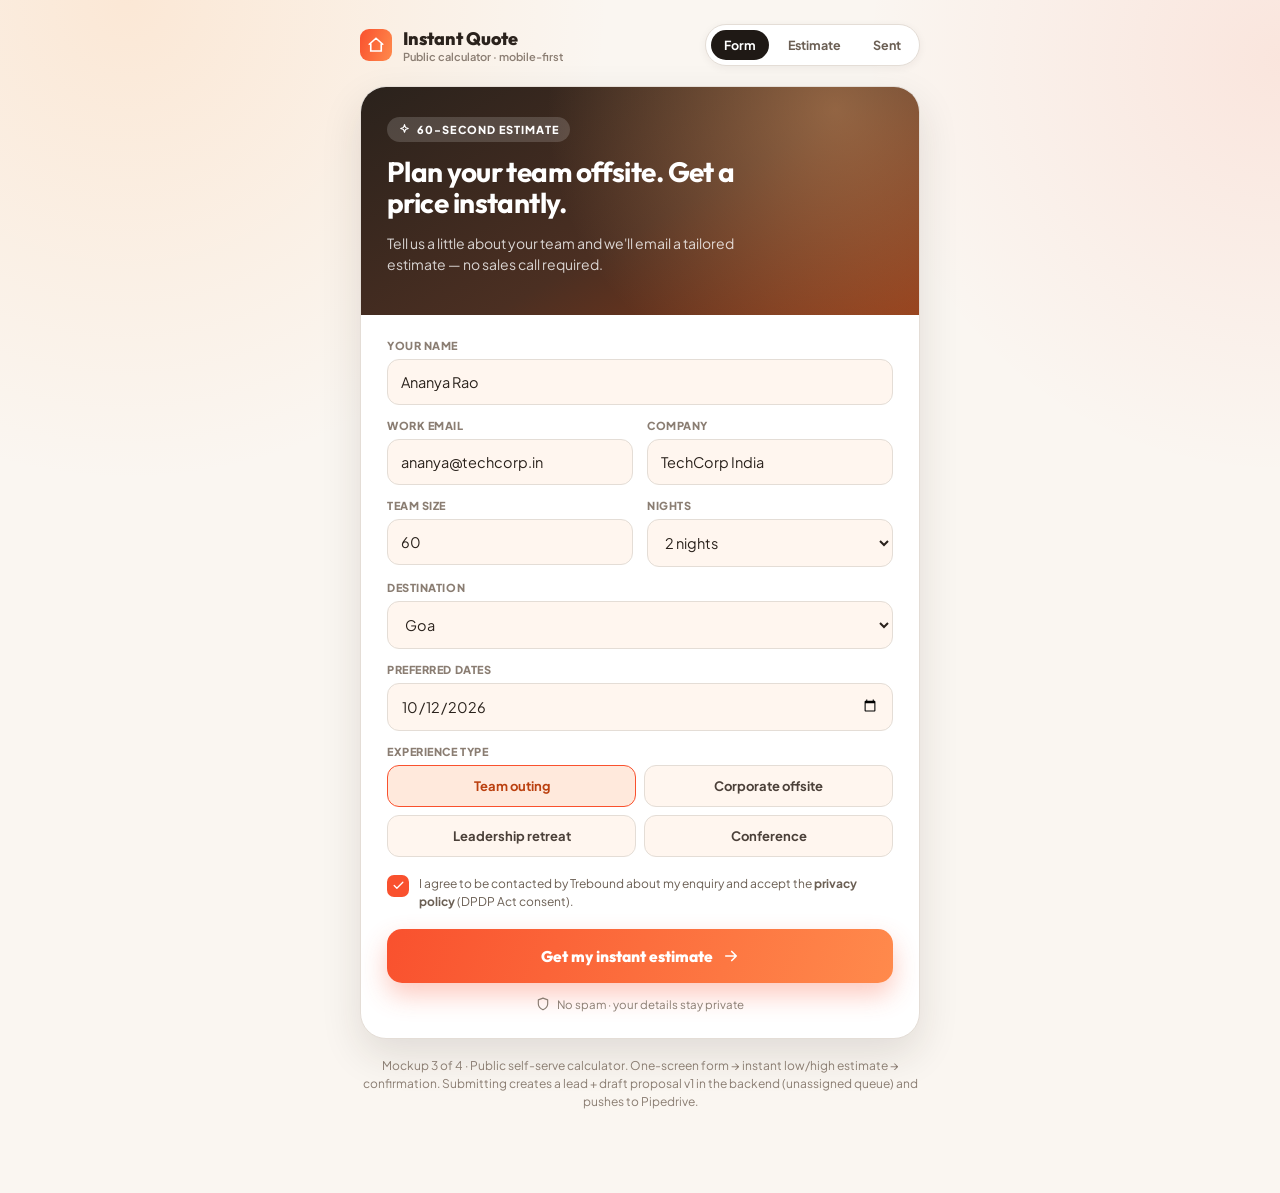
<file: calculator.html>
<!doctype html>
<html lang="en">
<head>
<meta charset="utf-8" />
<meta name="viewport" content="width=device-width, initial-scale=1" />
<title>Trebound · Self-Serve Calculator — Mockup</title>
<link rel="preconnect" href="https://fonts.googleapis.com">
<link rel="preconnect" href="https://fonts.gstatic.com" crossorigin>
<link href="https://fonts.googleapis.com/css2?family=Outfit:wght@500;600;700;800&family=Plus+Jakarta+Sans:wght@400;500;600;700&family=Space+Mono:wght@400;700&display=swap" rel="stylesheet">
<link href="tokens.css" rel="stylesheet">
<style>
*{box-sizing:border-box}html,body{margin:0}
body{font-family:var(--font-sans);color:var(--ink-900);background:
  radial-gradient(circle at 10% 0,rgba(255,181,116,.22),transparent 30rem),
  radial-gradient(circle at 100% 5%,rgba(249,81,46,.1),transparent 26rem),var(--cream);-webkit-font-smoothing:antialiased}
button{font:inherit;cursor:pointer}
h1,h2,h3,h4{font-family:var(--font-display);margin:0;letter-spacing:-.02em}
.mono{font-family:var(--font-mono)}

.shell{display:flex;flex-direction:column;align-items:center;padding:24px 16px 70px}
.shell-head{width:100%;max-width:560px;display:flex;align-items:center;justify-content:space-between;margin-bottom:20px}
.shell-brand{display:flex;align-items:center;gap:11px;font-family:var(--font-display);font-weight:800;font-size:18px}
.logo-dot{width:32px;height:32px;border-radius:9px;background:var(--grad-brand);display:grid;place-items:center;color:#fff}
.shell-brand small{display:block;font-family:var(--font-sans);font-weight:600;font-size:11px;color:var(--ink-500)}
.steps{display:flex;gap:6px;background:var(--paper);border:1px solid var(--ink-200);padding:5px;border-radius:999px;box-shadow:var(--shadow-sm)}
.steps button{border:0;background:transparent;border-radius:999px;padding:7px 13px;font-weight:700;font-size:12.5px;color:var(--ink-600)}
.steps button.active{background:var(--ink-950);color:#fff}

.card{width:100%;max-width:560px;background:var(--paper);border:1px solid var(--ink-200);border-radius:var(--r-lg);box-shadow:var(--shadow);overflow:hidden}
.screen{display:none}.screen.active{display:block}

/* FORM */
.form-hero{background:var(--grad-hero);color:#fff;padding:30px 26px 26px;position:relative;overflow:hidden}
.form-hero .glow{position:absolute;inset:0;background:radial-gradient(circle at 85% 10%,rgba(255,181,116,.4),transparent 18rem)}
.form-hero>*{position:relative}
.eyebrow{display:inline-flex;align-items:center;gap:6px;font-size:11px;font-weight:800;letter-spacing:.1em;text-transform:uppercase;background:rgba(255,255,255,.16);padding:6px 11px;border-radius:999px}
.eyebrow svg{width:13px;height:13px}
.form-hero h1{font-size:28px;line-height:1.12;margin:14px 0 6px;max-width:380px}
.form-hero p{color:rgba(255,255,255,.8);font-size:14px;line-height:1.5;max-width:380px}
.form-body{padding:24px 26px 26px}
.fg{display:grid;grid-template-columns:1fr 1fr;gap:14px}
.field{margin-bottom:0}.field.full{grid-column:1/-1}
.field label{display:block;font-size:11px;font-weight:800;letter-spacing:.05em;text-transform:uppercase;color:var(--ink-500);margin-bottom:7px}
.field input,.field select{width:100%;border:1.5px solid var(--ink-200);border-radius:12px;padding:13px 13px;font:inherit;font-size:14.5px;outline:0;background:var(--cream-2);color:var(--ink-900)}
.field input:focus,.field select:focus{border-color:var(--ember);box-shadow:0 0 0 4px rgba(249,81,46,.1);background:#fff}
.seg{display:flex;gap:8px;flex-wrap:wrap}
.seg button{flex:1;min-width:calc(50% - 4px);border:1.5px solid var(--ink-200);background:var(--cream-2);border-radius:12px;padding:12px;font-weight:700;font-size:13px;color:var(--ink-700)}
.seg button.on{border-color:var(--ember);background:var(--peach-soft);color:var(--ember-deep)}
.consent{display:flex;gap:10px;align-items:flex-start;margin:18px 0;font-size:12px;color:var(--ink-600);line-height:1.5}
.consent .box{width:22px;height:22px;border-radius:7px;border:2px solid var(--ember);background:var(--ember);display:grid;place-items:center;flex:none;color:#fff}
.consent .box svg{width:13px;height:13px}
.btn{width:100%;min-height:54px;border:0;border-radius:15px;font-weight:800;font-size:15.5px;display:flex;align-items:center;justify-content:center;gap:9px;font-family:var(--font-display)}
.btn svg{width:18px;height:18px}
.btn.primary{background:var(--grad-brand);color:#fff;box-shadow:0 12px 26px rgba(249,81,46,.3)}
.btn.primary:active{transform:translateY(1px)}
.btn.ghost{background:var(--paper);border:1.5px solid var(--ink-200);color:var(--ink-900)}
.trust{display:flex;align-items:center;justify-content:center;gap:7px;color:var(--ink-500);font-size:11.5px;margin-top:14px}
.trust svg{width:14px;height:14px}

/* RESULT */
.res-hero{position:relative;color:#fff;padding:24px 26px;overflow:hidden}
.res-hero .bg{position:absolute;inset:0;background:linear-gradient(180deg,rgba(31,25,21,.2),rgba(31,25,21,.72)),url('https://images.unsplash.com/photo-1512343879784-a960bf40e7f2?auto=format&fit=crop&w=900&q=60');background-size:cover;background-position:center}
.res-hero>*{position:relative}
.res-hero .tag{display:inline-flex;align-items:center;gap:6px;font-size:11px;font-weight:800;letter-spacing:.08em;text-transform:uppercase;background:rgba(255,255,255,.18);padding:6px 11px;border-radius:999px}
.res-hero .tag svg{width:13px;height:13px;flex:none}
.res-hero h2{font-size:25px;margin:12px 0 4px}
.res-hero .facts{display:flex;gap:8px;flex-wrap:wrap;margin-top:14px}
.res-hero .facts span{font-size:12px;font-weight:700;background:rgba(255,255,255,.15);padding:7px 11px;border-radius:9px;display:inline-flex;align-items:center;gap:6px}
.res-hero .facts svg{width:13px;height:13px}
.res-body{padding:22px 26px 26px}
.est-grid{display:grid;grid-template-columns:1fr 1fr;gap:13px;margin-bottom:18px}
.est{border:1.5px solid var(--ink-200);border-radius:18px;padding:18px;position:relative}
.est.low{border-color:var(--success)} .est.high{border-color:var(--peach);background:var(--cream-2)}
.est .k{font-size:11px;font-weight:800;letter-spacing:.05em;text-transform:uppercase;color:var(--ink-500);display:flex;align-items:center;gap:6px}
.est .k svg{width:15px;height:15px;flex:none}
.est.low .k{color:var(--success)} .est.high .k{color:var(--ember-deep)}
.est .amt{font-family:var(--font-display);font-size:27px;font-weight:800;margin:10px 0 2px;letter-spacing:-.02em}
.est .pp{font-size:12.5px;color:var(--ink-600)} .est .pp b{font-family:var(--font-mono)}
.inclusions{background:var(--cream-2);border:1px solid var(--ink-100);border-radius:16px;padding:16px;margin-bottom:16px}
.inclusions h4{font-size:13px;margin-bottom:11px;display:flex;align-items:center;gap:7px}
.inclusions h4 svg{width:15px;height:15px;color:var(--ember)}
.inc-list{display:grid;grid-template-columns:1fr 1fr;gap:9px}
.inc-list div{display:flex;align-items:center;gap:8px;font-size:12.5px;font-weight:600;color:var(--ink-700)}
.inc-list svg{width:15px;height:15px;color:var(--success);flex:none}
.season-note{display:flex;gap:9px;font-size:12px;color:var(--ink-600);background:var(--info-soft);border-radius:12px;padding:12px 14px;margin-bottom:18px;line-height:1.45}
.season-note svg{width:16px;height:16px;color:var(--info);flex:none;margin-top:1px}
.res-actions{display:grid;gap:10px}
.secondary-row{display:flex;gap:10px}.secondary-row .btn{min-height:46px;font-size:13.5px}

/* CONFIRM */
.confirm{text-align:center;padding:40px 30px 36px}
.confirm .ring{width:96px;height:96px;border-radius:50%;background:var(--peach-soft);display:grid;place-items:center;margin:0 auto 20px;position:relative}
.confirm .ring svg{width:46px;height:46px;color:var(--ember)}
.confirm h2{font-size:25px} .confirm p{color:var(--ink-600);font-size:14px;line-height:1.55;margin:12px auto 22px;max-width:340px}
.confirm .mailbox{display:inline-flex;align-items:center;gap:9px;background:var(--cream-2);border:1px solid var(--ink-100);border-radius:12px;padding:11px 16px;font-weight:700;font-size:13.5px;margin-bottom:24px}
.confirm .mailbox svg{width:17px;height:17px;color:var(--ember)}
.next{text-align:left;background:var(--paper);border:1px solid var(--ink-200);border-radius:16px;padding:6px 16px;margin-bottom:22px}
.next .row{display:flex;align-items:center;gap:13px;padding:13px 0;border-bottom:1px solid var(--ink-100)}
.next .row:last-child{border-bottom:0}
.next .n{width:30px;height:30px;border-radius:9px;background:var(--peach-soft);color:var(--ember-deep);font-family:var(--font-display);font-weight:800;display:grid;place-items:center;flex:none;font-size:13px}
.next .t{font-size:13px;text-align:left}.next .t b{display:block;font-size:13.5px}.next .t span{color:var(--ink-500);font-size:12px}

.caption{max-width:560px;text-align:center;color:var(--ink-500);font-size:12px;margin-top:18px;line-height:1.5}
.toast{position:fixed;left:50%;bottom:26px;transform:translateX(-50%) translateY(14px);background:var(--ink-950);color:#fff;padding:13px 18px;border-radius:14px;font-weight:700;font-size:13px;box-shadow:var(--shadow-lg);opacity:0;pointer-events:none;transition:.25s;z-index:200;display:flex;gap:9px;align-items:center}
.toast.show{opacity:1;transform:translateX(-50%) translateY(0)}.toast svg{width:17px;height:17px;color:var(--peach)}
@media(max-width:560px){.fg{grid-template-columns:1fr}.est-grid,.inc-list{grid-template-columns:1fr}.card{border-radius:22px}}
@media(prefers-reduced-motion:reduce){*{animation:none!important;transition:none!important}}
</style>
</head>
<body>
<svg width="0" height="0" style="position:absolute" aria-hidden="true">
  <symbol id="i-spark" viewBox="0 0 24 24" fill="none" stroke="currentColor" stroke-width="2" stroke-linecap="round" stroke-linejoin="round"><path d="M12 3l1.9 5.1L19 10l-5.1 1.9L12 17l-1.9-5.1L5 10l5.1-1.9z"/></symbol>
  <symbol id="i-check" viewBox="0 0 24 24" fill="none" stroke="currentColor" stroke-width="2.4" stroke-linecap="round" stroke-linejoin="round"><polyline points="20 6 9 17 4 12"/></symbol>
  <symbol id="i-pin" viewBox="0 0 24 24" fill="none" stroke="currentColor" stroke-width="2" stroke-linecap="round" stroke-linejoin="round"><path d="M21 10c0 7-9 13-9 13s-9-6-9-13a9 9 0 0 1 18 0z"/><circle cx="12" cy="10" r="3"/></symbol>
  <symbol id="i-users" viewBox="0 0 24 24" fill="none" stroke="currentColor" stroke-width="2" stroke-linecap="round" stroke-linejoin="round"><path d="M17 21v-2a4 4 0 0 0-4-4H5a4 4 0 0 0-4 4v2"/><circle cx="9" cy="7" r="4"/></symbol>
  <symbol id="i-moon" viewBox="0 0 24 24" fill="none" stroke="currentColor" stroke-width="2" stroke-linecap="round" stroke-linejoin="round"><path d="M21 12.79A9 9 0 1 1 11.21 3 7 7 0 0 0 21 12.79z"/></symbol>
  <symbol id="i-arrow" viewBox="0 0 24 24" fill="none" stroke="currentColor" stroke-width="2.2" stroke-linecap="round" stroke-linejoin="round"><path d="M5 12h14M13 6l6 6-6 6"/></symbol>
  <symbol id="i-shield" viewBox="0 0 24 24" fill="none" stroke="currentColor" stroke-width="2" stroke-linecap="round" stroke-linejoin="round"><path d="M12 22s8-4 8-10V5l-8-3-8 3v7c0 6 8 10 8 10z"/></symbol>
  <symbol id="i-mail" viewBox="0 0 24 24" fill="none" stroke="currentColor" stroke-width="2" stroke-linecap="round" stroke-linejoin="round"><rect x="2" y="4" width="20" height="16" rx="2"/><path d="M22 6l-10 7L2 6"/></symbol>
  <symbol id="i-info" viewBox="0 0 24 24" fill="none" stroke="currentColor" stroke-width="2" stroke-linecap="round" stroke-linejoin="round"><circle cx="12" cy="12" r="10"/><path d="M12 16v-4M12 8h.01"/></symbol>
  <symbol id="i-phone" viewBox="0 0 24 24" fill="none" stroke="currentColor" stroke-width="2" stroke-linecap="round" stroke-linejoin="round"><path d="M22 16.92v3a2 2 0 0 1-2.18 2 19.79 19.79 0 0 1-8.63-3.07 19.5 19.5 0 0 1-6-6 19.79 19.79 0 0 1-3.07-8.67A2 2 0 0 1 4.11 2h3a2 2 0 0 1 2 1.72c.13.96.36 1.9.7 2.81a2 2 0 0 1-.45 2.11L8.09 9.91a16 16 0 0 0 6 6l1.27-1.27a2 2 0 0 1 2.11-.45c.9.34 1.85.57 2.81.7A2 2 0 0 1 22 16.92z"/></symbol>
  <symbol id="i-sun" viewBox="0 0 24 24" fill="none" stroke="currentColor" stroke-width="2" stroke-linecap="round" stroke-linejoin="round"><circle cx="12" cy="12" r="4"/><path d="M12 2v2M12 20v2M4.9 4.9l1.4 1.4M17.7 17.7l1.4 1.4M2 12h2M20 12h2M4.9 19.1l1.4-1.4M17.7 6.3l1.4-1.4"/></symbol>
</svg>

<div class="shell">
  <div class="shell-head">
    <div class="shell-brand"><span class="logo-dot"><svg width="18" height="18" viewBox="0 0 24 24" fill="none" stroke="currentColor" stroke-width="2.2" stroke-linecap="round"><path d="M3 11l9-8 9 8M5 10v10h14V10"/></svg></span>
      <div>Instant Quote<small>Public calculator · mobile-first</small></div></div>
    <nav class="steps">
      <button class="active" data-go="form">Form</button>
      <button data-go="result">Estimate</button>
      <button data-go="confirm">Sent</button>
    </nav>
  </div>

  <div class="card">
    <!-- FORM -->
    <section class="screen active" id="form">
      <div class="form-hero">
        <div class="glow"></div>
        <span class="eyebrow"><svg><use href="#i-spark"/></svg> 60-second estimate</span>
        <h1>Plan your team offsite. Get a price instantly.</h1>
        <p>Tell us a little about your team and we'll email a tailored estimate — no sales call required.</p>
      </div>
      <div class="form-body">
        <div class="fg">
          <div class="field full"><label>Your name</label><input value="Ananya Rao" placeholder="Full name"></div>
          <div class="field"><label>Work email</label><input value="ananya@techcorp.in" placeholder="you@company.com" type="email"></div>
          <div class="field"><label>Company</label><input value="TechCorp India" placeholder="Company name"></div>
          <div class="field"><label>Team size</label><input value="60" type="number" inputmode="numeric"></div>
          <div class="field"><label>Nights</label><select><option>1 night</option><option selected>2 nights</option><option>3 nights</option></select></div>
          <div class="field full"><label>Destination</label><select><option>Help me choose</option><option selected>Goa</option><option>Coorg</option><option>Chikmagalur</option><option>Bangalore</option><option>Dubai</option></select></div>
          <div class="field full"><label>Preferred dates</label><input type="date" value="2026-10-12"></div>
          <div class="field full"><label>Experience type</label>
            <div class="seg">
              <button type="button" class="on">Team outing</button>
              <button type="button">Corporate offsite</button>
              <button type="button">Leadership retreat</button>
              <button type="button">Conference</button>
            </div>
          </div>
        </div>
        <div class="consent"><span class="box"><svg><use href="#i-check"/></svg></span><span>I agree to be contacted by Trebound about my enquiry and accept the <b>privacy policy</b> (DPDP Act consent).</span></div>
        <button class="btn primary" data-go="result">Get my instant estimate <svg><use href="#i-arrow"/></svg></button>
        <div class="trust"><svg><use href="#i-shield"/></svg> No spam · your details stay private</div>
      </div>
    </section>

    <!-- RESULT -->
    <section class="screen" id="result">
      <div class="res-hero">
        <div class="bg"></div>
        <span class="tag"><svg><use href="#i-spark"/></svg> Your estimate is ready</span>
        <h2>Goa Team Offsite</h2>
        <div class="facts">
          <span><svg><use href="#i-users"/></svg> 60 participants</span>
          <span><svg><use href="#i-moon"/></svg> 2 nights</span>
          <span><svg><use href="#i-pin"/></svg> Goa</span>
        </div>
      </div>
      <div class="res-body">
        <div class="est-grid">
          <div class="est low">
            <div class="k"><svg><use href="#i-moon"/></svg> Low season</div>
            <div class="amt">₹9,84,000</div>
            <div class="pp">≈ <b>₹16,400</b> / person</div>
          </div>
          <div class="est high">
            <div class="k"><svg><use href="#i-sun"/></svg> High season</div>
            <div class="amt">₹12,42,000</div>
            <div class="pp">≈ <b>₹20,700</b> / person</div>
          </div>
        </div>
        <div class="inclusions">
          <h4><svg><use href="#i-check"/></svg> Indicative inclusions</h4>
          <div class="inc-list">
            <div><svg><use href="#i-check"/></svg> Beach resort stay</div>
            <div><svg><use href="#i-check"/></svg> All meals</div>
            <div><svg><use href="#i-check"/></svg> 2 team activities</div>
            <div><svg><use href="#i-check"/></svg> Transfers</div>
            <div><svg><use href="#i-check"/></svg> Welcome kit</div>
            <div><svg><use href="#i-check"/></svg> On-ground crew</div>
          </div>
        </div>
        <div class="season-note"><svg><use href="#i-info"/></svg><span><b>Goa seasons:</b> Low = Apr–Sep · High = Oct–Mar. Your Oct date falls in high season — a detailed plan can optimise dates and pricing.</span></div>
        <div class="res-actions">
          <button class="btn primary" data-go="confirm">Request a detailed plan <svg><use href="#i-arrow"/></svg></button>
          <div class="secondary-row">
            <button class="btn ghost" data-go="confirm"><svg><use href="#i-mail"/></svg> Email me this</button>
            <button class="btn ghost" onclick="toast('Connecting you to an expert…')"><svg><use href="#i-phone"/></svg> Talk to expert</button>
          </div>
        </div>
      </div>
    </section>

    <!-- CONFIRM -->
    <section class="screen" id="confirm">
      <div class="confirm">
        <div class="ring"><svg><use href="#i-mail"/></svg></div>
        <h2>Check your inbox</h2>
        <p>We've emailed your Goa offsite estimate and one of our experts is preparing a detailed, tailored plan.</p>
        <div class="mailbox"><svg><use href="#i-mail"/></svg> ananya@techcorp.in</div>
        <div class="next">
          <div class="row"><span class="n">1</span><span class="t"><b>Estimate in your inbox</b><span>Mirrors the figures you just saw</span></span></div>
          <div class="row"><span class="n">2</span><span class="t"><b>A Trebound expert reaches out</b><span>Within a few hours with a detailed plan</span></span></div>
          <div class="row"><span class="n">3</span><span class="t"><b>View, tweak, approve &amp; pay online</b><span>One secure link — no email back-and-forth</span></span></div>
        </div>
        <button class="btn primary" onclick="window.open('client-portal.html','_blank')">Preview your client portal <svg><use href="#i-arrow"/></svg></button>
      </div>
    </section>
  </div>

  <p class="caption">Mockup 3 of 4 · Public self-serve calculator. One-screen form → instant low/high estimate → confirmation. Submitting creates a lead + draft proposal v1 in the backend (unassigned queue) and pushes to Pipedrive.</p>
</div>

<div class="toast" id="toast"><svg><use href="#i-spark"/></svg><span id="toastMsg"></span></div>
<script>
const $=s=>document.querySelector(s),$$=s=>document.querySelectorAll(s);
function go(id){$$('.screen').forEach(s=>s.classList.remove('active'));$('#'+id).classList.add('active');$$('.steps button').forEach(b=>b.classList.toggle('active',b.dataset.go===id));window.scrollTo(0,0)}
$$('[data-go]').forEach(b=>b.addEventListener('click',()=>go(b.dataset.go)));
$$('.seg button').forEach(b=>b.addEventListener('click',()=>{b.parentElement.querySelectorAll('button').forEach(x=>x.classList.remove('on'));b.classList.add('on')}));
let tT;function toast(m){$('#toastMsg').textContent=m;$('#toast').classList.add('show');clearTimeout(tT);tT=setTimeout(()=>$('#toast').classList.remove('show'),2400)}
window.toast=toast;
</script>
</body>
</html>
</file>
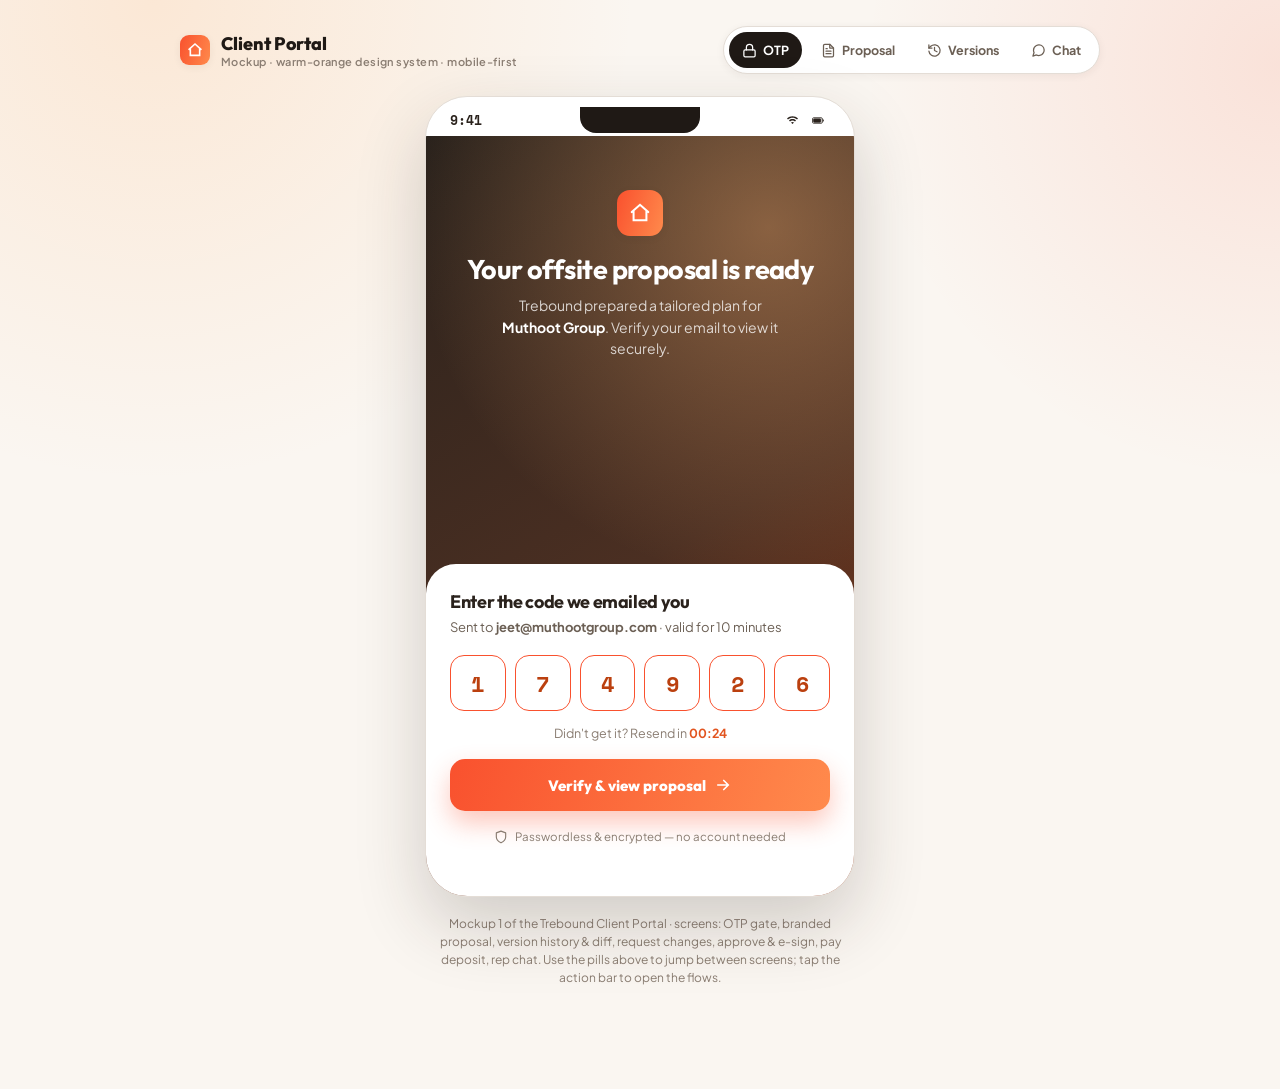
<file: client-portal.html>
<!doctype html>
<html lang="en">
<head>
<meta charset="utf-8" />
<meta name="viewport" content="width=device-width, initial-scale=1" />
<title>Trebound · Client Portal — Mockup</title>
<link rel="preconnect" href="https://fonts.googleapis.com">
<link rel="preconnect" href="https://fonts.gstatic.com" crossorigin>
<link href="https://fonts.googleapis.com/css2?family=Outfit:wght@500;600;700;800&family=Plus+Jakarta+Sans:wght@400;500;600;700&family=Space+Mono:wght@400;700&display=swap" rel="stylesheet">
<style>
:root{
  /* Warm "tb" design system — matched to founder's Proposal Platform prototype */
  --cream:#faf6f1; --cream-2:#fff6ef; --paper:#ffffff;
  --ember:#f9512e; --ember-hot:#e2541f; --ember-deep:#bb400f; --peach:#ffb574; --peach-soft:#ffe9dc;
  --ink-950:#1f1915; --ink-900:#2a221c; --ink-700:#4b4039; --ink-600:#6b5f54; --ink-500:#8a7d72;
  --ink-300:#c4bbb3; --ink-200:#e4ddd6; --ink-100:#f1ebe4;
  --success:#1f9d6b; --success-soft:#e4f6ec; --warning-ink:#8a5a00; --warning-soft:#fcf1d6;
  --info:#2563c9; --info-soft:#e5eefd; --danger:#d92d1c; --danger-soft:#fce8e4;
  --grad-brand:linear-gradient(108deg,#f9512e,#ff8a4c);
  --grad-hero:linear-gradient(150deg,#2a221c 0%,#4b2f22 55%,#bb400f 130%);
  --shadow-sm:0 2px 8px rgba(43,34,28,.06);
  --shadow:0 16px 40px rgba(43,34,28,.12);
  --shadow-lg:0 28px 70px rgba(43,34,28,.20);
  --r:18px; --r-lg:26px;
  --font-display:'Outfit',system-ui,sans-serif;
  --font-sans:'Plus Jakarta Sans',system-ui,sans-serif;
  --font-mono:'Space Mono',ui-monospace,monospace;
}
*{box-sizing:border-box}
html,body{margin:0}
body{
  font-family:var(--font-sans); color:var(--ink-900);
  background:
    radial-gradient(circle at 12% 0,rgba(255,181,116,.22),transparent 30rem),
    radial-gradient(circle at 100% 6%,rgba(249,81,46,.12),transparent 26rem),
    var(--cream);
  min-height:100vh; -webkit-font-smoothing:antialiased;
}
button{font:inherit;cursor:pointer}
h1,h2,h3,h4{font-family:var(--font-display);margin:0;letter-spacing:-.02em}
.mono{font-family:var(--font-mono)}

/* ---------- Mockup shell ---------- */
.shell{display:flex;flex-direction:column;align-items:center;padding:26px 16px 90px}
.shell-head{width:100%;max-width:920px;display:flex;align-items:center;justify-content:space-between;gap:16px;margin-bottom:22px;flex-wrap:wrap}
.shell-brand{display:flex;align-items:center;gap:11px;font-family:var(--font-display);font-weight:800;font-size:18px;color:var(--ink-950)}
.logo-dot{width:30px;height:30px;border-radius:9px;background:var(--grad-brand);display:grid;place-items:center;color:#fff;box-shadow:var(--shadow-sm)}
.shell-brand small{display:block;font-family:var(--font-sans);font-weight:600;font-size:11px;color:var(--ink-500);letter-spacing:.04em}
.screen-tabs{display:flex;gap:6px;background:var(--paper);border:1px solid var(--ink-200);padding:5px;border-radius:999px;box-shadow:var(--shadow-sm);flex-wrap:wrap}
.screen-tabs button{border:0;background:transparent;border-radius:999px;padding:8px 13px;font-weight:700;font-size:12.5px;color:var(--ink-600);display:flex;align-items:center;gap:6px;min-height:36px}
.screen-tabs button.active{background:var(--ink-950);color:#fff}
.screen-tabs svg{width:15px;height:15px}

/* ---------- Phone frame ---------- */
.phone{width:100%;max-width:430px;background:var(--paper);border-radius:42px;border:1px solid var(--ink-200);box-shadow:var(--shadow-lg);overflow:hidden;position:relative}
.notch{position:absolute;top:10px;left:50%;transform:translateX(-50%);width:120px;height:26px;background:var(--ink-950);border-radius:0 0 16px 16px;z-index:40}
.statusbar{display:flex;justify-content:space-between;align-items:center;padding:13px 24px 6px;font-size:12px;font-weight:700;color:var(--ink-900)}
.statusbar .mono{font-size:13px}
.statusbar .sb-icons{display:flex;gap:5px;align-items:center}
.viewport{height:760px;overflow-y:auto;overflow-x:hidden;position:relative;scroll-behavior:smooth}
.viewport::-webkit-scrollbar{width:0}

/* App top bar inside portal */
.appbar{position:sticky;top:0;z-index:30;background:rgba(255,255,255,.86);backdrop-filter:blur(14px);border-bottom:1px solid var(--ink-200);display:flex;align-items:center;justify-content:space-between;padding:12px 18px}
.appbar .ab-brand{display:flex;align-items:center;gap:9px;font-family:var(--font-display);font-weight:800;font-size:15px}
.appbar .ab-brand .logo-dot{width:26px;height:26px;border-radius:8px}
.iconbtn{width:38px;height:38px;border-radius:11px;border:1px solid var(--ink-200);background:var(--paper);display:grid;place-items:center;color:var(--ink-700)}
.iconbtn svg{width:18px;height:18px}
.iconbtn .dot-badge{position:absolute;top:7px;right:7px;width:8px;height:8px;border-radius:50%;background:var(--ember);border:2px solid var(--paper)}

/* ---------- Screens ---------- */
.screen{display:none}
.screen.active{display:block}

/* OTP */
.otp-wrap{min-height:760px;display:flex;flex-direction:column;background:var(--grad-hero);color:#fff;position:relative}
.otp-wrap .glow{position:absolute;inset:0;background:radial-gradient(circle at 80% 12%,rgba(255,181,116,.4),transparent 22rem)}
.otp-top{position:relative;padding:54px 28px 0;text-align:center}
.otp-top .logo-dot{width:46px;height:46px;border-radius:13px;margin:0 auto 18px}
.otp-top h1{font-size:27px;line-height:1.15}
.otp-top p{color:rgba(255,255,255,.78);font-size:14px;margin:10px auto 0;max-width:300px;line-height:1.55}
.otp-card{position:relative;margin-top:auto;background:var(--paper);color:var(--ink-900);border-radius:30px 30px 0 0;padding:26px 24px 34px}
.otp-card h3{font-size:18px}
.otp-card .sub{color:var(--ink-600);font-size:13px;margin:6px 0 20px}
.field label{display:block;font-size:11px;font-weight:800;letter-spacing:.06em;text-transform:uppercase;color:var(--ink-500);margin-bottom:8px}
.field input{width:100%;border:1.5px solid var(--ink-200);border-radius:13px;padding:14px 14px;font-size:15px;font-family:var(--font-sans);outline:none;background:var(--cream-2)}
.field input:focus{border-color:var(--ember);box-shadow:0 0 0 4px rgba(249,81,46,.12);background:#fff}
.otp-digits{display:flex;gap:9px;justify-content:space-between;margin-bottom:6px}
.otp-digits input{width:100%;aspect-ratio:1;text-align:center;font-family:var(--font-mono);font-size:22px;font-weight:700;border:1.5px solid var(--ink-200);border-radius:14px;background:var(--cream-2);outline:none}
.otp-digits input.filled{border-color:var(--ember);background:#fff;color:var(--ember-deep)}
.resend{font-size:12.5px;color:var(--ink-500);text-align:center;margin:14px 0 18px}
.resend b{color:var(--ember-hot)}
.btn{width:100%;min-height:52px;border:0;border-radius:15px;font-weight:800;font-size:15px;display:flex;align-items:center;justify-content:center;gap:8px;font-family:var(--font-display)}
.btn svg{width:18px;height:18px}
.btn.primary{background:var(--grad-brand);color:#fff;box-shadow:0 12px 26px rgba(249,81,46,.32)}
.btn.primary:active{transform:translateY(1px)}
.btn.ghost{background:var(--paper);color:var(--ink-900);border:1.5px solid var(--ink-200);box-shadow:var(--shadow-sm)}
.btn.dark{background:var(--ink-950);color:#fff}
.btn.block{width:100%}
.trust-row{display:flex;align-items:center;justify-content:center;gap:7px;color:rgba(255,255,255,.7);font-size:11.5px;padding:18px 20px;position:relative}
.trust-row svg{width:14px;height:14px}

/* Proposal view */
.hero{position:relative;color:#fff;padding:22px 20px 26px;background:var(--grad-hero);overflow:hidden}
.hero .hero-img{position:absolute;inset:0;background:linear-gradient(180deg,rgba(31,25,21,.15),rgba(31,25,21,.78)),url('https://images.unsplash.com/photo-1571896349842-33c89424de2d?auto=format&fit=crop&w=900&q=60');background-size:cover;background-position:center;opacity:.85}
.hero>*{position:relative}
.eyebrow{display:inline-flex;align-items:center;gap:6px;font-size:11px;font-weight:800;letter-spacing:.1em;text-transform:uppercase;background:rgba(255,255,255,.16);backdrop-filter:blur(6px);padding:6px 11px;border-radius:999px}
.eyebrow svg{width:13px;height:13px}
.hero h1{font-size:27px;line-height:1.13;margin:14px 0 4px;max-width:300px}
.hero .for{color:var(--peach);font-weight:700;font-size:14px}
.hero-facts{display:flex;gap:18px;margin-top:20px;flex-wrap:wrap}
.fact{display:flex;flex-direction:column}
.fact .k{font-size:11px;color:rgba(255,255,255,.7);font-weight:600;display:flex;align-items:center;gap:5px}
.fact .k svg{width:13px;height:13px}
.fact .v{font-family:var(--font-display);font-weight:700;font-size:17px;margin-top:3px}
.status-strip{display:flex;align-items:center;gap:9px;padding:13px 20px;background:var(--success-soft);color:#0d6b48;font-weight:700;font-size:13px;border-bottom:1px solid var(--ink-200)}
.status-strip svg{width:17px;height:17px}
.status-strip .valid{margin-left:auto;font-weight:600;color:var(--ink-600);font-size:12px}

.sec{padding:24px 20px;border-bottom:1px solid var(--ink-100)}
.sec-h{display:flex;align-items:center;gap:9px;margin-bottom:15px}
.sec-h .ic{width:32px;height:32px;border-radius:10px;background:var(--peach-soft);color:var(--ember-deep);display:grid;place-items:center}
.sec-h .ic svg{width:17px;height:17px}
.sec-h h2{font-size:18px}
.sec-h p{margin:2px 0 0;font-size:12px;color:var(--ink-500)}

.incl{display:grid;grid-template-columns:1fr 1fr;gap:10px}
.incl div{display:flex;align-items:center;gap:9px;font-size:13px;font-weight:600;color:var(--ink-700);background:var(--cream-2);border:1px solid var(--ink-100);border-radius:12px;padding:11px 12px}
.incl svg{width:16px;height:16px;color:var(--success);flex:none}

/* Itinerary */
.timeline{position:relative;padding-left:8px}
.day{position:relative;padding:0 0 6px 26px;border-left:2px solid var(--ink-200);margin-left:6px}
.day:last-child{border-left-color:transparent}
.day .node{position:absolute;left:-9px;top:2px;width:18px;height:18px;border-radius:50%;background:var(--grad-brand);border:3px solid #fff;box-shadow:var(--shadow-sm)}
.day h4{font-family:var(--font-display);font-size:14px;color:var(--ember-deep)}
.day .dn{font-size:11px;font-weight:700;letter-spacing:.06em;text-transform:uppercase;color:var(--ink-500)}
.slot{display:flex;gap:11px;margin:11px 0;align-items:flex-start}
.slot .t{font-family:var(--font-mono);font-size:11.5px;color:var(--ink-500);min-width:54px;padding-top:2px}
.slot .b{font-size:13px;color:var(--ink-800);line-height:1.45}
.slot .b b{color:var(--ink-900);font-weight:700}
.day{padding-bottom:18px}

/* Resort card */
.resort{border:1px solid var(--ink-200);border-radius:var(--r);overflow:hidden;box-shadow:var(--shadow-sm)}
.resort .rimg{height:158px;background:linear-gradient(180deg,rgba(0,0,0,.05),rgba(0,0,0,.45)),url('https://images.unsplash.com/photo-1582719478250-c89cae4dc85b?auto=format&fit=crop&w=900&q=60');background-size:cover;background-position:center;display:flex;align-items:flex-end;padding:14px;color:#fff}
.resort .rimg .tier{background:rgba(255,255,255,.92);color:var(--ink-900);font-size:10px;font-weight:800;text-transform:uppercase;letter-spacing:.05em;padding:5px 9px;border-radius:999px}
.resort .rbody{padding:15px 15px 17px}
.resort .rbody h3{font-size:17px}
.resort .rbody .loc{display:flex;align-items:center;gap:5px;color:var(--ink-500);font-size:12.5px;margin-top:4px}
.resort .rbody .loc svg{width:14px;height:14px}
.resort .rbody p{font-size:13px;color:var(--ink-700);line-height:1.5;margin:11px 0 0}
.amen{display:flex;flex-wrap:wrap;gap:7px;margin-top:13px}
.amen span{font-size:11px;font-weight:700;color:var(--ink-600);background:var(--ink-100);padding:6px 10px;border-radius:8px}

/* Gallery */
.gallery{display:grid;grid-template-columns:repeat(3,1fr);gap:8px}
.gallery i{display:block;aspect-ratio:1;border-radius:13px;background-size:cover;background-position:center;box-shadow:var(--shadow-sm)}
.g1{background-image:url('https://images.unsplash.com/photo-1540541338287-41700207dee6?auto=format&fit=crop&w=400&q=60')}
.g2{background-image:url('https://images.unsplash.com/photo-1517457373958-b7bdd4587205?auto=format&fit=crop&w=400&q=60')}
.g3{background-image:url('https://images.unsplash.com/photo-1530103862676-de8c9debad1d?auto=format&fit=crop&w=400&q=60')}
.g4{background-image:url('https://images.unsplash.com/photo-1551632811-561732d1e306?auto=format&fit=crop&w=400&q=60')}
.g5{background-image:url('https://images.unsplash.com/photo-1438029071396-1e831a7fa6d8?auto=format&fit=crop&w=400&q=60')}
.g6{background-image:url('https://images.unsplash.com/photo-1492684223066-81342ee5ff30?auto=format&fit=crop&w=400&q=60');position:relative}
.g6::after{content:'+12';position:absolute;inset:0;background:rgba(31,25,21,.5);color:#fff;border-radius:13px;display:grid;place-items:center;font-family:var(--font-display);font-weight:800;font-size:18px}

/* Pricing */
.price-card{background:var(--ink-950);color:#fff;border-radius:var(--r-lg);padding:22px;box-shadow:var(--shadow)}
.price-card .pl{display:flex;justify-content:space-between;align-items:center;padding:9px 0;font-size:13.5px;color:rgba(255,255,255,.72)}
.price-card .pl strong{color:#fff;font-family:var(--font-mono);font-weight:700}
.price-card .pl.disc strong{color:#7be0b4}
.price-card hr{border:0;border-top:1px solid rgba(255,255,255,.14);margin:8px 0}
.price-total{display:flex;justify-content:space-between;align-items:flex-end;padding-top:8px}
.price-total small{color:rgba(255,255,255,.6);font-size:12px;display:block;margin-bottom:3px}
.price-total .amt{font-family:var(--font-display);font-size:30px;font-weight:800;letter-spacing:-.02em}
.pp{display:flex;justify-content:space-between;margin-top:16px;background:rgba(255,255,255,.07);border-radius:13px;padding:13px 15px;font-size:13px}
.pp .mono{color:var(--peach);font-weight:700}
.deposit-note{display:flex;align-items:center;gap:9px;margin-top:14px;font-size:12px;color:rgba(255,255,255,.7)}
.deposit-note svg{width:15px;height:15px;color:var(--peach)}

/* Testimonials */
.quote{background:var(--cream-2);border:1px solid var(--ink-100);border-left:3px solid var(--ember);border-radius:14px;padding:16px;margin-bottom:12px}
.quote p{margin:0 0 12px;font-size:13.5px;line-height:1.55;color:var(--ink-800);font-style:italic}
.quote .who{display:flex;align-items:center;gap:10px}
.quote .av{width:34px;height:34px;border-radius:50%;background:var(--grad-brand);color:#fff;display:grid;place-items:center;font-family:var(--font-display);font-weight:800;font-size:13px}
.quote .who b{font-size:13px;display:block}
.quote .who span{font-size:11.5px;color:var(--ink-500)}
.logos{display:flex;flex-wrap:wrap;gap:8px;margin-top:6px}
.logos span{font-family:var(--font-display);font-weight:800;color:var(--ink-300);font-size:13px;letter-spacing:.02em}

/* Sticky action bar */
.actionbar{position:sticky;bottom:0;z-index:35;background:rgba(255,255,255,.92);backdrop-filter:blur(16px);border-top:1px solid var(--ink-200);padding:12px 16px;display:flex;gap:10px;align-items:center}
.actionbar .ab-secondary{display:flex;gap:8px}
.actionbar .btn{min-height:48px;border-radius:14px;flex:1}
.actionbar .btn.primary{font-size:14.5px}
.ab-ic{width:48px;height:48px;border-radius:14px;border:1.5px solid var(--ink-200);background:var(--paper);display:grid;place-items:center;color:var(--ink-700);flex:none}
.ab-ic svg{width:19px;height:19px}

/* Versions */
.page-pad{padding:20px}
.page-title{font-size:22px;margin-bottom:4px}
.page-sub{color:var(--ink-600);font-size:13px;margin-bottom:18px}
.vrow{display:flex;gap:13px;padding:15px;border:1px solid var(--ink-200);border-radius:16px;background:var(--paper);margin-bottom:11px;box-shadow:var(--shadow-sm);position:relative}
.vrow.current{border-color:var(--ember);box-shadow:0 0 0 3px rgba(249,81,46,.10)}
.vrow .vno{width:42px;height:42px;border-radius:12px;background:var(--ink-100);color:var(--ink-700);font-family:var(--font-display);font-weight:800;display:grid;place-items:center;flex:none}
.vrow.current .vno{background:var(--grad-brand);color:#fff}
.vrow .vmeta{flex:1;min-width:0}
.vrow .vmeta h4{font-size:14.5px;display:flex;align-items:center;gap:8px}
.tagpill{font-size:9.5px;font-weight:800;letter-spacing:.05em;text-transform:uppercase;padding:3px 7px;border-radius:6px}
.tagpill.cur{background:var(--success-soft);color:#0d6b48}
.tagpill.old{background:var(--ink-100);color:var(--ink-500)}
.vrow .vmeta .vd{font-size:12px;color:var(--ink-500);margin-top:3px}
.vrow .vmeta .vsum{font-size:12.5px;color:var(--ink-700);margin-top:7px;line-height:1.4}
.vrow .vprice{text-align:right;font-family:var(--font-mono);font-weight:700;font-size:13.5px;flex:none}
.vrow .vprice .delta{font-size:11px;font-weight:700;margin-top:4px}
.delta.up{color:var(--danger)} .delta.down{color:var(--success)}
.diff-card{border:1px solid var(--ink-200);border-radius:18px;overflow:hidden;margin-top:6px}
.diff-head{display:flex;background:var(--ink-950);color:#fff}
.diff-head div{flex:1;padding:13px 15px;font-family:var(--font-display);font-weight:700;font-size:13px}
.diff-head div:first-child{border-right:1px solid rgba(255,255,255,.15);color:rgba(255,255,255,.6)}
.diff-line{display:flex;border-bottom:1px solid var(--ink-100);font-size:12.5px}
.diff-line>div{flex:1;padding:12px 15px}
.diff-line>div:first-child{border-right:1px solid var(--ink-100);color:var(--ink-500)}
.diff-line .chg{background:var(--warning-soft)}
.diff-line .add{background:var(--success-soft)}
.diff-line .rm{background:var(--danger-soft);color:var(--danger);text-decoration:line-through}
.diff-line b{font-weight:700;color:var(--ink-900)}

/* Chat */
.chat-wrap{display:flex;flex-direction:column;height:760px;background:var(--cream)}
.chat-head{padding:14px 18px;background:var(--paper);border-bottom:1px solid var(--ink-200);display:flex;align-items:center;gap:11px}
.chat-head .av{width:40px;height:40px;border-radius:50%;background:var(--grad-brand);color:#fff;display:grid;place-items:center;font-family:var(--font-display);font-weight:800}
.chat-head h4{font-size:15px}
.chat-head .on{font-size:11.5px;color:var(--success);font-weight:700;display:flex;align-items:center;gap:5px}
.chat-head .on::before{content:'';width:7px;height:7px;border-radius:50%;background:var(--success)}
.chat-body{flex:1;overflow-y:auto;padding:18px 16px;display:flex;flex-direction:column;gap:11px}
.daystamp{text-align:center;font-size:11px;color:var(--ink-500);font-weight:700;margin:4px 0}
.msg{max-width:78%;padding:11px 14px;border-radius:16px;font-size:13.5px;line-height:1.45}
.msg.them{background:var(--paper);border:1px solid var(--ink-200);border-bottom-left-radius:5px;align-self:flex-start;box-shadow:var(--shadow-sm)}
.msg.me{background:var(--grad-brand);color:#fff;border-bottom-right-radius:5px;align-self:flex-end}
.msg .time{display:block;font-size:10px;margin-top:5px;opacity:.6}
.msg.system{align-self:center;background:var(--peach-soft);color:var(--ember-deep);font-size:11.5px;font-weight:700;border-radius:999px;padding:7px 13px;text-align:center}
.chat-input{padding:12px 14px;background:var(--paper);border-top:1px solid var(--ink-200);display:flex;gap:9px;align-items:center}
.chat-input input{flex:1;border:1.5px solid var(--ink-200);border-radius:999px;padding:12px 16px;font-size:14px;outline:none;background:var(--cream-2)}
.chat-input input:focus{border-color:var(--ember)}
.chat-input .send{width:44px;height:44px;border-radius:50%;background:var(--grad-brand);border:0;color:#fff;display:grid;place-items:center;flex:none}
.chat-input .send svg{width:18px;height:18px}

/* ---------- Modals ---------- */
.sheet-scrim{position:absolute;inset:0;background:rgba(31,25,21,.55);backdrop-filter:blur(2px);z-index:50;display:none;align-items:flex-end}
.sheet-scrim.open{display:flex;animation:fade .2s ease}
.sheet{background:var(--paper);width:100%;border-radius:28px 28px 0 0;max-height:86%;overflow-y:auto;animation:slideup .26s cubic-bezier(.2,.8,.2,1)}
.sheet-grip{width:42px;height:5px;border-radius:99px;background:var(--ink-200);margin:11px auto 4px}
.sheet-h{padding:8px 22px 14px;display:flex;align-items:flex-start;justify-content:space-between;gap:12px;border-bottom:1px solid var(--ink-100)}
.sheet-h h3{font-size:19px}
.sheet-h p{margin:5px 0 0;font-size:12.5px;color:var(--ink-600)}
.sheet-x{width:34px;height:34px;border-radius:10px;border:1px solid var(--ink-200);background:var(--paper);display:grid;place-items:center;flex:none;color:var(--ink-600)}
.sheet-x svg{width:16px;height:16px}
.sheet-body{padding:20px 22px 26px}
@keyframes fade{from{opacity:0}to{opacity:1}}
@keyframes slideup{from{transform:translateY(100%)}to{transform:translateY(0)}}

/* request changes */
.toggle-list{display:grid;gap:10px;margin-bottom:18px}
.toggle{display:flex;align-items:center;gap:12px;border:1.5px solid var(--ink-200);border-radius:14px;padding:13px 14px;cursor:pointer;transition:.15s}
.toggle.on{border-color:var(--ember);background:var(--peach-soft)}
.toggle .box{width:22px;height:22px;border-radius:7px;border:2px solid var(--ink-300);display:grid;place-items:center;flex:none;color:#fff}
.toggle.on .box{background:var(--ember);border-color:var(--ember)}
.toggle .box svg{width:13px;height:13px;opacity:0}
.toggle.on .box svg{opacity:1}
.toggle .lab{font-size:13.5px;font-weight:600}
.toggle .lab span{display:block;font-size:11.5px;color:var(--ink-500);font-weight:500;margin-top:1px}
textarea{width:100%;border:1.5px solid var(--ink-200);border-radius:14px;padding:13px;font-family:var(--font-sans);font-size:14px;resize:vertical;outline:none;background:var(--cream-2)}
textarea:focus{border-color:var(--ember);background:#fff}

/* e-sign */
.review-box{background:var(--cream-2);border:1px solid var(--ink-100);border-radius:16px;padding:16px;margin-bottom:18px}
.review-box .rl{display:flex;justify-content:space-between;font-size:13px;padding:6px 0;color:var(--ink-700)}
.review-box .rl b{color:var(--ink-900)}
.review-box .rl.tot{border-top:1px dashed var(--ink-200);margin-top:6px;padding-top:11px;font-size:15px}
.review-box .rl.tot b{font-family:var(--font-display);font-size:18px}
.legal{font-size:11.5px;color:var(--ink-500);line-height:1.55;margin:16px 0 14px;display:flex;gap:9px}
.legal svg{width:16px;height:16px;flex:none;color:var(--ink-400);margin-top:1px}
.sign-pad{border:1.5px dashed var(--ink-300);border-radius:14px;padding:16px;text-align:center;background:var(--cream-2);margin-bottom:6px}
.sign-pad label{font-size:11px;font-weight:800;letter-spacing:.06em;text-transform:uppercase;color:var(--ink-500)}
.sign-pad input{width:100%;border:0;background:transparent;text-align:center;font-family:'Outfit';font-size:24px;font-weight:700;color:var(--ink-900);outline:none;margin-top:6px;border-bottom:2px solid var(--ink-200);padding-bottom:8px}
.sign-pad input:focus{border-color:var(--ember)}
.audit{display:grid;grid-template-columns:1fr 1fr;gap:8px;margin:14px 0 18px}
.audit div{background:var(--ink-100);border-radius:10px;padding:9px 11px}
.audit .k{font-size:10px;text-transform:uppercase;letter-spacing:.05em;color:var(--ink-500);font-weight:800}
.audit .v{font-family:var(--font-mono);font-size:12px;color:var(--ink-800);margin-top:3px}

/* pay */
.pay-amt{text-align:center;padding:6px 0 18px}
.pay-amt small{color:var(--ink-500);font-size:12.5px;font-weight:700;text-transform:uppercase;letter-spacing:.06em}
.pay-amt .big{font-family:var(--font-display);font-size:42px;font-weight:800;letter-spacing:-.02em;margin-top:6px}
.pay-amt .of{font-size:12.5px;color:var(--ink-500);margin-top:4px}
.paymethods{display:grid;gap:10px;margin-bottom:18px}
.pm{display:flex;align-items:center;gap:13px;border:1.5px solid var(--ink-200);border-radius:14px;padding:14px;cursor:pointer}
.pm.on{border-color:var(--ember);background:var(--peach-soft)}
.pm .pmic{width:38px;height:38px;border-radius:10px;background:var(--paper);border:1px solid var(--ink-200);display:grid;place-items:center;color:var(--ember-deep)}
.pm .pmic svg{width:19px;height:19px}
.pm .pmname{font-weight:700;font-size:14px;flex:1}
.pm .pmname span{display:block;font-size:11.5px;color:var(--ink-500);font-weight:500}
.pm .radio{width:20px;height:20px;border-radius:50%;border:2px solid var(--ink-300);flex:none}
.pm.on .radio{border-color:var(--ember);border-width:6px}
.secure{display:flex;align-items:center;justify-content:center;gap:7px;color:var(--ink-500);font-size:11.5px;margin-top:14px}
.secure svg{width:14px;height:14px}
.rzp{font-family:var(--font-display);font-weight:800;color:#3395ff}

/* success */
.success-screen{text-align:center;padding:30px 22px 24px}
.success-screen .ring{width:88px;height:88px;border-radius:50%;background:var(--success-soft);display:grid;place-items:center;margin:0 auto 18px}
.success-screen .ring svg{width:44px;height:44px;color:var(--success)}
.success-screen h3{font-size:22px}
.success-screen p{color:var(--ink-600);font-size:13.5px;line-height:1.55;margin:10px auto 20px;max-width:300px}
.receipt{background:var(--cream-2);border:1px solid var(--ink-100);border-radius:14px;padding:14px 16px;text-align:left;margin-bottom:18px}
.receipt .rl{display:flex;justify-content:space-between;font-size:12.5px;padding:5px 0;color:var(--ink-600)}
.receipt .rl b{color:var(--ink-900);font-family:var(--font-mono)}

.toast{position:fixed;left:50%;bottom:26px;transform:translateX(-50%) translateY(14px);background:var(--ink-950);color:#fff;padding:13px 18px;border-radius:14px;font-weight:700;font-size:13px;box-shadow:var(--shadow-lg);opacity:0;pointer-events:none;transition:.25s;z-index:200;display:flex;gap:9px;align-items:center}
.toast.show{opacity:1;transform:translateX(-50%) translateY(0)}
.toast svg{width:17px;height:17px;color:var(--peach)}

.caption{max-width:430px;text-align:center;color:var(--ink-500);font-size:12px;margin-top:18px;line-height:1.5}

@media(max-width:520px){
  .shell{padding:14px 8px 80px}
  .phone{border-radius:0;border:0;box-shadow:none;max-width:100%}
  .viewport{height:auto;min-height:calc(100vh - 120px)}
  .notch{display:none}
  .chat-wrap{height:auto;min-height:calc(100vh - 60px)}
}
@media(prefers-reduced-motion:reduce){*{animation:none!important;transition:none!important;scroll-behavior:auto!important}}
</style>
</head>
<body>

<!-- SVG sprite -->
<svg width="0" height="0" style="position:absolute" aria-hidden="true">
  <symbol id="i-check" viewBox="0 0 24 24" fill="none" stroke="currentColor" stroke-width="2.4" stroke-linecap="round" stroke-linejoin="round"><polyline points="20 6 9 17 4 12"/></symbol>
  <symbol id="i-lock" viewBox="0 0 24 24" fill="none" stroke="currentColor" stroke-width="2" stroke-linecap="round" stroke-linejoin="round"><rect x="3" y="11" width="18" height="11" rx="2"/><path d="M7 11V7a5 5 0 0 1 10 0v4"/></symbol>
  <symbol id="i-cal" viewBox="0 0 24 24" fill="none" stroke="currentColor" stroke-width="2" stroke-linecap="round" stroke-linejoin="round"><rect x="3" y="4" width="18" height="18" rx="2"/><path d="M16 2v4M8 2v4M3 10h18"/></symbol>
  <symbol id="i-users" viewBox="0 0 24 24" fill="none" stroke="currentColor" stroke-width="2" stroke-linecap="round" stroke-linejoin="round"><path d="M17 21v-2a4 4 0 0 0-4-4H5a4 4 0 0 0-4 4v2"/><circle cx="9" cy="7" r="4"/><path d="M23 21v-2a4 4 0 0 0-3-3.87M16 3.13a4 4 0 0 1 0 7.75"/></symbol>
  <symbol id="i-moon" viewBox="0 0 24 24" fill="none" stroke="currentColor" stroke-width="2" stroke-linecap="round" stroke-linejoin="round"><path d="M21 12.79A9 9 0 1 1 11.21 3 7 7 0 0 0 21 12.79z"/></symbol>
  <symbol id="i-pin" viewBox="0 0 24 24" fill="none" stroke="currentColor" stroke-width="2" stroke-linecap="round" stroke-linejoin="round"><path d="M21 10c0 7-9 13-9 13s-9-6-9-13a9 9 0 0 1 18 0z"/><circle cx="12" cy="10" r="3"/></symbol>
  <symbol id="i-bell" viewBox="0 0 24 24" fill="none" stroke="currentColor" stroke-width="2" stroke-linecap="round" stroke-linejoin="round"><path d="M18 8a6 6 0 0 0-12 0c0 7-3 9-3 9h18s-3-2-3-9M13.73 21a2 2 0 0 1-3.46 0"/></symbol>
  <symbol id="i-spark" viewBox="0 0 24 24" fill="none" stroke="currentColor" stroke-width="2" stroke-linecap="round" stroke-linejoin="round"><path d="M12 3l1.9 5.1L19 10l-5.1 1.9L12 17l-1.9-5.1L5 10l5.1-1.9z"/></symbol>
  <symbol id="i-gift" viewBox="0 0 24 24" fill="none" stroke="currentColor" stroke-width="2" stroke-linecap="round" stroke-linejoin="round"><rect x="3" y="8" width="18" height="4" rx="1"/><path d="M12 8v13M5 12v9h14v-9M7.5 8a2.5 2.5 0 0 1 0-5C11 3 12 8 12 8s1-5 4.5-5a2.5 2.5 0 0 1 0 5"/></symbol>
  <symbol id="i-map" viewBox="0 0 24 24" fill="none" stroke="currentColor" stroke-width="2" stroke-linecap="round" stroke-linejoin="round"><path d="M9 19l-6 2V5l6-2 6 2 6-2v16l-6 2-6-2zM9 3v16M15 5v16"/></symbol>
  <symbol id="i-cam" viewBox="0 0 24 24" fill="none" stroke="currentColor" stroke-width="2" stroke-linecap="round" stroke-linejoin="round"><path d="M23 19a2 2 0 0 1-2 2H3a2 2 0 0 1-2-2V8a2 2 0 0 1 2-2h4l2-3h6l2 3h4a2 2 0 0 1 2 2z"/><circle cx="12" cy="13" r="4"/></symbol>
  <symbol id="i-image" viewBox="0 0 24 24" fill="none" stroke="currentColor" stroke-width="2" stroke-linecap="round" stroke-linejoin="round"><rect x="3" y="3" width="18" height="18" rx="2"/><circle cx="8.5" cy="8.5" r="1.5"/><path d="M21 15l-5-5L5 21"/></symbol>
  <symbol id="i-shield" viewBox="0 0 24 24" fill="none" stroke="currentColor" stroke-width="2" stroke-linecap="round" stroke-linejoin="round"><path d="M12 22s8-4 8-10V5l-8-3-8 3v7c0 6 8 10 8 10z"/></symbol>
  <symbol id="i-edit" viewBox="0 0 24 24" fill="none" stroke="currentColor" stroke-width="2" stroke-linecap="round" stroke-linejoin="round"><path d="M11 4H4a2 2 0 0 0-2 2v14a2 2 0 0 0 2 2h14a2 2 0 0 0 2-2v-7"/><path d="M18.5 2.5a2.12 2.12 0 0 1 3 3L12 15l-4 1 1-4z"/></symbol>
  <symbol id="i-pen" viewBox="0 0 24 24" fill="none" stroke="currentColor" stroke-width="2" stroke-linecap="round" stroke-linejoin="round"><path d="M12 19l7-7 3 3-7 7-3-3zM18 13l-1.5-7.5L2 2l3.5 14.5L13 18zM2 2l7.586 7.586"/><circle cx="11" cy="11" r="2"/></symbol>
  <symbol id="i-card" viewBox="0 0 24 24" fill="none" stroke="currentColor" stroke-width="2" stroke-linecap="round" stroke-linejoin="round"><rect x="1" y="4" width="22" height="16" rx="2"/><path d="M1 10h22"/></symbol>
  <symbol id="i-download" viewBox="0 0 24 24" fill="none" stroke="currentColor" stroke-width="2" stroke-linecap="round" stroke-linejoin="round"><path d="M21 15v4a2 2 0 0 1-2 2H5a2 2 0 0 1-2-2v-4M7 10l5 5 5-5M12 15V3"/></symbol>
  <symbol id="i-chat" viewBox="0 0 24 24" fill="none" stroke="currentColor" stroke-width="2" stroke-linecap="round" stroke-linejoin="round"><path d="M21 11.5a8.38 8.38 0 0 1-.9 3.8 8.5 8.5 0 0 1-7.6 4.7 8.38 8.38 0 0 1-3.8-.9L3 21l1.9-5.7a8.38 8.38 0 0 1-.9-3.8 8.5 8.5 0 0 1 4.7-7.6 8.38 8.38 0 0 1 3.8-.9h.5a8.48 8.48 0 0 1 8 8z"/></symbol>
  <symbol id="i-send" viewBox="0 0 24 24" fill="none" stroke="currentColor" stroke-width="2" stroke-linecap="round" stroke-linejoin="round"><path d="M22 2L11 13M22 2l-7 20-4-9-9-4z"/></symbol>
  <symbol id="i-x" viewBox="0 0 24 24" fill="none" stroke="currentColor" stroke-width="2.2" stroke-linecap="round" stroke-linejoin="round"><path d="M18 6L6 18M6 6l12 12"/></symbol>
  <symbol id="i-clock" viewBox="0 0 24 24" fill="none" stroke="currentColor" stroke-width="2" stroke-linecap="round" stroke-linejoin="round"><circle cx="12" cy="12" r="10"/><path d="M12 6v6l4 2"/></symbol>
  <symbol id="i-history" viewBox="0 0 24 24" fill="none" stroke="currentColor" stroke-width="2" stroke-linecap="round" stroke-linejoin="round"><path d="M3 3v5h5"/><path d="M3.05 13A9 9 0 1 0 6 5.3L3 8"/><path d="M12 7v5l4 2"/></symbol>
  <symbol id="i-doc" viewBox="0 0 24 24" fill="none" stroke="currentColor" stroke-width="2" stroke-linecap="round" stroke-linejoin="round"><path d="M14 2H6a2 2 0 0 0-2 2v16a2 2 0 0 0 2 2h12a2 2 0 0 0 2-2V8z"/><path d="M14 2v6h6M16 13H8M16 17H8M10 9H8"/></symbol>
  <symbol id="i-wifi" viewBox="0 0 24 24" fill="currentColor"><path d="M1 9l2 2c4.97-4.97 13.03-4.97 18 0l2-2C16.93 2.93 7.08 2.93 1 9zm8 8l3 3 3-3c-1.65-1.66-4.34-1.66-6 0zm-4-4l2 2c2.76-2.76 7.24-2.76 10 0l2-2C15.14 9.14 8.87 9.14 5 13z"/></symbol>
  <symbol id="i-battery" viewBox="0 0 24 24" fill="none" stroke="currentColor" stroke-width="1.6"><rect x="2" y="7" width="18" height="10" rx="2"/><rect x="4" y="9" width="13" height="6" rx="1" fill="currentColor"/><path d="M22 11v2" stroke-linecap="round"/></symbol>
</svg>

<div class="shell">
  <div class="shell-head">
    <div class="shell-brand">
      <span class="logo-dot"><svg width="16" height="16" viewBox="0 0 24 24" fill="none" stroke="currentColor" stroke-width="2.4" stroke-linecap="round"><path d="M3 11l9-8 9 8M5 10v10h14V10"/></svg></span>
      <div>Client Portal
        <small>Mockup · warm-orange design system · mobile-first</small>
      </div>
    </div>
    <nav class="screen-tabs" aria-label="Prototype screens">
      <button class="active" data-go="otp"><svg><use href="#i-lock"/></svg>OTP</button>
      <button data-go="proposal"><svg><use href="#i-doc"/></svg>Proposal</button>
      <button data-go="versions"><svg><use href="#i-history"/></svg>Versions</button>
      <button data-go="chat"><svg><use href="#i-chat"/></svg>Chat</button>
    </nav>
  </div>

  <div class="phone">
    <div class="notch"></div>
    <div class="statusbar">
      <span class="mono">9:41</span>
      <span class="sb-icons"><svg width="17" height="12" style="color:var(--ink-900)"><use href="#i-wifi"/></svg><svg width="24" height="13" style="color:var(--ink-900)"><use href="#i-battery"/></svg></span>
    </div>
    <div class="viewport" id="viewport">

      <!-- ============ SCREEN: OTP ============ -->
      <section class="screen active" id="screen-otp">
        <div class="otp-wrap">
          <div class="glow"></div>
          <div class="otp-top">
            <span class="logo-dot"><svg width="22" height="22" viewBox="0 0 24 24" fill="none" stroke="currentColor" stroke-width="2.2" stroke-linecap="round"><path d="M3 11l9-8 9 8M5 10v10h14V10"/></svg></span>
            <h1>Your offsite proposal is ready</h1>
            <p>Trebound prepared a tailored plan for <b style="color:#fff">Muthoot Group</b>. Verify your email to view it securely.</p>
          </div>
          <div class="otp-card">
            <h3>Enter the code we emailed you</h3>
            <p class="sub">Sent to <b>jeet@muthootgroup.com</b> · valid for 10 minutes</p>
            <div class="otp-digits" id="otpDigits">
              <input maxlength="1" inputmode="numeric" aria-label="OTP digit 1">
              <input maxlength="1" inputmode="numeric" aria-label="OTP digit 2">
              <input maxlength="1" inputmode="numeric" aria-label="OTP digit 3">
              <input maxlength="1" inputmode="numeric" aria-label="OTP digit 4">
              <input maxlength="1" inputmode="numeric" aria-label="OTP digit 5">
              <input maxlength="1" inputmode="numeric" aria-label="OTP digit 6">
            </div>
            <p class="resend">Didn't get it? Resend in <b>00:24</b></p>
            <button class="btn primary" data-go="proposal">Verify &amp; view proposal
              <svg viewBox="0 0 24 24" fill="none" stroke="currentColor" stroke-width="2.2" stroke-linecap="round"><path d="M5 12h14M13 6l6 6-6 6"/></svg>
            </button>
            <div class="trust-row" style="color:var(--ink-500)">
              <svg><use href="#i-shield"/></svg> Passwordless &amp; encrypted — no account needed
            </div>
          </div>
        </div>
      </section>

      <!-- ============ SCREEN: PROPOSAL ============ -->
      <section class="screen" id="screen-proposal">
        <div class="appbar">
          <div class="ab-brand"><span class="logo-dot"><svg width="14" height="14" viewBox="0 0 24 24" fill="none" stroke="currentColor" stroke-width="2.4" stroke-linecap="round"><path d="M3 11l9-8 9 8M5 10v10h14V10"/></svg></span>Trebound</div>
          <div style="display:flex;gap:8px">
            <button class="iconbtn" data-go="versions" aria-label="Version history"><svg><use href="#i-history"/></svg></button>
            <button class="iconbtn" style="position:relative" data-go="chat" aria-label="Chat with rep"><svg><use href="#i-chat"/></svg><span class="dot-badge"></span></button>
          </div>
        </div>

        <div class="status-strip">
          <svg><use href="#i-spark"/></svg> Version 2 · Updated for you
          <span class="valid">Valid till 8 Jul 2026</span>
        </div>

        <div class="hero">
          <div class="hero-img"></div>
          <span class="eyebrow"><svg><use href="#i-spark"/></svg> Leadership Offsite</span>
          <h1>Muthoot Group Annual Leadership Retreat</h1>
          <div class="for">Prepared for Jeet Muthoot · Curated by Jemcy</div>
          <div class="hero-facts">
            <div class="fact"><span class="k"><svg><use href="#i-pin"/></svg> Destination</span><span class="v">Chikmagalur</span></div>
            <div class="fact"><span class="k"><svg><use href="#i-users"/></svg> Team</span><span class="v">100 pax</span></div>
            <div class="fact"><span class="k"><svg><use href="#i-moon"/></svg> Nights</span><span class="v">2 nights</span></div>
            <div class="fact"><span class="k"><svg><use href="#i-cal"/></svg> Dates</span><span class="v">12–14 Sep</span></div>
          </div>
        </div>

        <!-- Inclusions -->
        <div class="sec">
          <div class="sec-h"><span class="ic"><svg><use href="#i-check"/></svg></span><div><h2>What's included</h2><p>Everything in this experience</p></div></div>
          <div class="incl">
            <div><svg><use href="#i-check"/></svg> Premium plantation stay</div>
            <div><svg><use href="#i-check"/></svg> All meals &amp; hi-tea</div>
            <div><svg><use href="#i-check"/></svg> 3 curated activities</div>
            <div><svg><use href="#i-check"/></svg> Leadership facilitation</div>
            <div><svg><use href="#i-check"/></svg> Welcome gifting kit</div>
            <div><svg><use href="#i-check"/></svg> AC transport (Blr↔Resort)</div>
            <div><svg><use href="#i-check"/></svg> Photography + aftermovie</div>
            <div><svg><use href="#i-check"/></svg> On-ground Trebound crew</div>
          </div>
        </div>

        <!-- Itinerary -->
        <div class="sec">
          <div class="sec-h"><span class="ic"><svg><use href="#i-map"/></svg></span><div><h2>Day-by-day itinerary</h2><p>Tentative — refined before confirmation</p></div></div>
          <div class="timeline">
            <div class="day">
              <span class="node"></span>
              <div class="dn">Day 1 · Fri</div><h4>Arrival &amp; The Lost Dutchman</h4>
              <div class="slot"><span class="t">08:00</span><span class="b">Depart Bangalore in AC coaches with breakfast on board</span></div>
              <div class="slot"><span class="t">12:30</span><span class="b">Check-in, welcome drinks &amp; lunch at the plantation</span></div>
              <div class="slot"><span class="t">16:00</span><span class="b"><b>The Lost Dutchman's Goldmine</b> — flagship leadership simulation</span></div>
              <div class="slot"><span class="t">20:00</span><span class="b">Bonfire, dinner &amp; live music</span></div>
            </div>
            <div class="day">
              <span class="node"></span>
              <div class="dn">Day 2 · Sat</div><h4>High-energy team challenges</h4>
              <div class="slot"><span class="t">09:30</span><span class="b"><b>Drone Racing League</b> — build, fly &amp; compete</span></div>
              <div class="slot"><span class="t">14:00</span><span class="b"><b>Bridge Brigade</b> outdoor build challenge</span></div>
              <div class="slot"><span class="t">19:30</span><span class="b">Awards night &amp; gala dinner</span></div>
            </div>
            <div class="day">
              <span class="node"></span>
              <div class="dn">Day 3 · Sun</div><h4>Reflection &amp; departure</h4>
              <div class="slot"><span class="t">10:00</span><span class="b">Plantation walk &amp; leadership debrief</span></div>
              <div class="slot"><span class="t">13:00</span><span class="b">Lunch &amp; departure to Bangalore</span></div>
            </div>
          </div>
        </div>

        <!-- Resort -->
        <div class="sec">
          <div class="sec-h"><span class="ic"><svg><use href="#i-pin"/></svg></span><div><h2>Your resort</h2><p>Hand-picked for this group</p></div></div>
          <div class="resort">
            <div class="rimg"><span class="tier">Premium · Plantation</span></div>
            <div class="rbody">
              <h3>Trivik Hotels &amp; Resorts</h3>
              <div class="loc"><svg><use href="#i-pin"/></svg> Chikmagalur, Karnataka</div>
              <p>Luxury villas set across a working coffee plantation with mountain views, an infinity pool, spa and dedicated conference lawns — ideal for a senior leadership group.</p>
              <div class="amen"><span>Infinity pool</span><span>Spa</span><span>Conference lawns</span><span>Mountain views</span><span>25 villas</span></div>
            </div>
          </div>
        </div>

        <!-- Gallery -->
        <div class="sec">
          <div class="sec-h"><span class="ic"><svg><use href="#i-image"/></svg></span><div><h2>Gallery</h2><p>A glimpse of the experience</p></div></div>
          <div class="gallery"><i class="g1"></i><i class="g2"></i><i class="g3"></i><i class="g4"></i><i class="g5"></i><i class="g6"></i></div>
        </div>

        <!-- Pricing -->
        <div class="sec">
          <div class="sec-h"><span class="ic"><svg><use href="#i-card"/></svg></span><div><h2>Investment</h2><p>All-inclusive · GST shown</p></div></div>
          <div class="price-card">
            <div class="pl"><span>Stay (2 nights × 100 pax)</span><strong>₹15,60,000</strong></div>
            <div class="pl"><span>Activities (3)</span><strong>₹3,75,000</strong></div>
            <div class="pl"><span>Add-ons &amp; logistics</span><strong>₹1,85,000</strong></div>
            <div class="pl disc"><span>Loyalty discount (8%)</span><strong>− ₹1,69,600</strong></div>
            <div class="pl"><span>GST (18%)</span><strong>₹3,51,072</strong></div>
            <hr>
            <div class="price-total"><div><small>Total investment</small><span class="amt">₹23,01,472</span></div></div>
            <div class="pp"><span>Per participant</span><span class="mono">₹23,015</span></div>
            <div class="deposit-note"><svg><use href="#i-shield"/></svg> Book with just a 25% deposit (₹5,75,368). Balance before the event.</div>
          </div>
        </div>

        <!-- Testimonials -->
        <div class="sec">
          <div class="sec-h"><span class="ic"><svg><use href="#i-spark"/></svg></span><div><h2>Trusted by teams like yours</h2><p>500+ corporate offsites delivered</p></div></div>
          <div class="quote">
            <p>"Trebound handled 220 people flawlessly. The Lost Dutchman session is still talked about a year later."</p>
            <div class="who"><span class="av">RK</span><div><b>Ravi Kumar</b><span>HR Head · Infosys BPM</span></div></div>
          </div>
          <div class="logos"><span>Infosys</span> · <span>Wipro</span> · <span>Walmart</span> · <span>Amazon</span> · <span>Cisco</span></div>
        </div>

        <div style="height:8px"></div>

        <!-- Sticky actions -->
        <div class="actionbar">
          <div class="ab-ic" data-open="changes" role="button" aria-label="Request changes"><svg><use href="#i-edit"/></svg></div>
          <div class="ab-ic" onclick="toast('Generating branded PDF…')" role="button" aria-label="Download PDF"><svg><use href="#i-download"/></svg></div>
          <button class="btn primary" data-open="esign">Approve &amp; sign <svg><use href="#i-pen"/></svg></button>
        </div>
      </section>

      <!-- ============ SCREEN: VERSIONS ============ -->
      <section class="screen" id="screen-versions">
        <div class="appbar">
          <div class="ab-brand"><button class="iconbtn" data-go="proposal" aria-label="Back" style="width:34px;height:34px"><svg viewBox="0 0 24 24" fill="none" stroke="currentColor" stroke-width="2.2" stroke-linecap="round"><path d="M15 18l-6-6 6-6"/></svg></button> Version history</div>
        </div>
        <div class="page-pad">
          <h1 class="page-title">3 versions of your proposal</h1>
          <p class="page-sub">Your live link always shows the current version. Older ones stay viewable for your records.</p>

          <div class="vrow current">
            <div class="vno">v3</div>
            <div class="vmeta">
              <h4>Current <span class="tagpill cur">Active</span></h4>
              <div class="vd">Sent 24 Jun · by Jemcy</div>
              <div class="vsum">Added Drone Racing League · 8% loyalty discount applied</div>
            </div>
            <div class="vprice">₹23,01,472<div class="delta down">▼ ₹62k</div></div>
          </div>

          <div class="vrow">
            <div class="vno">v2</div>
            <div class="vmeta">
              <h4>Superseded <span class="tagpill old">Older</span></h4>
              <div class="vd">Sent 20 Jun · by Jemcy</div>
              <div class="vsum">Upgraded resort to Trivik · headcount 90 → 100</div>
            </div>
            <div class="vprice">₹23,63,000<div class="delta up">▲ ₹2.1L</div></div>
          </div>

          <div class="vrow">
            <div class="vno">v1</div>
            <div class="vmeta">
              <h4>Original <span class="tagpill old">Older</span></h4>
              <div class="vd">Sent 18 Jun · by Jemcy</div>
              <div class="vsum">Initial proposal · 90 pax · Golden Palms</div>
            </div>
            <div class="vprice">₹21,52,000</div>
          </div>

          <h2 style="font-size:16px;margin:24px 0 12px">Compare v2 → v3</h2>
          <div class="diff-card">
            <div class="diff-head"><div>Version 2</div><div>Version 3 · current</div></div>
            <div class="diff-line"><div>Drone Racing League</div><div class="add"><b>+ Added</b> · ₹1,65,000</div></div>
            <div class="diff-line"><div>Headcount: <b>100</b></div><div>Headcount: <b>100</b></div></div>
            <div class="diff-line"><div>Discount: <b>0%</b></div><div class="chg">Discount: <b>8%</b> loyalty</div></div>
            <div class="diff-line"><div class="rm">Cave dining add-on</div><div class="chg">Replaced with awards night</div></div>
            <div class="diff-line"><div>Total: <b>₹23,63,000</b></div><div class="chg">Total: <b>₹23,01,472</b></div></div>
          </div>
          <div style="height:18px"></div>
          <button class="btn ghost block" data-go="proposal">Back to current proposal</button>
        </div>
      </section>

      <!-- ============ SCREEN: CHAT ============ -->
      <section class="screen" id="screen-chat">
        <div class="chat-wrap">
          <div class="chat-head">
            <button class="iconbtn" data-go="proposal" aria-label="Back" style="width:34px;height:34px"><svg viewBox="0 0 24 24" fill="none" stroke="currentColor" stroke-width="2.2" stroke-linecap="round"><path d="M15 18l-6-6 6-6"/></svg></button>
            <span class="av">J</span>
            <div><h4>Jemcy</h4><span class="on">Online · Trebound</span></div>
          </div>
          <div class="chat-body" id="chatBody">
            <div class="daystamp">Today</div>
            <div class="msg system">Proposal v3 was shared with you</div>
            <div class="msg them">Hi Jeet! I've updated the plan with the Drone Racing League and applied your loyalty discount. Let me know what you think.<span class="time">10:24 AM</span></div>
            <div class="msg me">Looks great. Can we make Day 2 a little lighter for the senior folks?<span class="time">10:31 AM</span></div>
            <div class="msg them">Absolutely — I can move Bridge Brigade to an optional track and add a plantation walk instead. Want me to send a v4?<span class="time">10:33 AM</span></div>
            <div class="msg me">Yes please. Also sharing this with finance for the deposit.<span class="time">10:34 AM</span></div>
          </div>
          <div class="chat-input">
            <input placeholder="Message Jemcy…" aria-label="Type a message" id="chatField">
            <button class="send" aria-label="Send" onclick="sendChat()"><svg><use href="#i-send"/></svg></button>
          </div>
        </div>
      </section>

    </div><!-- /viewport -->

    <!-- ===== Modals (rendered inside the phone) ===== -->
    <div class="sheet-scrim" id="sheet-changes">
      <div class="sheet">
        <div class="sheet-grip"></div>
        <div class="sheet-h">
          <div><h3>Request changes</h3><p>Tell Jemcy what to adjust — you'll get an updated version.</p></div>
          <button class="sheet-x" data-close aria-label="Close"><svg><use href="#i-x"/></svg></button>
        </div>
        <div class="sheet-body">
          <div class="toggle-list">
            <div class="toggle" data-toggle><span class="box"><svg><use href="#i-check"/></svg></span><span class="lab">Different resort<span>Swap for another option</span></span></div>
            <div class="toggle on" data-toggle><span class="box"><svg><use href="#i-check"/></svg></span><span class="lab">Adjust the itinerary<span>Lighter Day 2 for seniors</span></span></div>
            <div class="toggle" data-toggle><span class="box"><svg><use href="#i-check"/></svg></span><span class="lab">Change headcount<span>More or fewer participants</span></span></div>
            <div class="toggle" data-toggle><span class="box"><svg><use href="#i-check"/></svg></span><span class="lab">Add / remove add-ons<span>Gifting, transport, F&amp;B…</span></span></div>
            <div class="toggle" data-toggle><span class="box"><svg><use href="#i-check"/></svg></span><span class="lab">Revisit pricing<span>Budget or discount</span></span></div>
          </div>
          <label class="field" style="display:block;margin-bottom:16px"><span style="font-size:11px;font-weight:800;letter-spacing:.06em;text-transform:uppercase;color:var(--ink-500);display:block;margin-bottom:8px">Anything else?</span>
            <textarea rows="3" placeholder="e.g. Move Bridge Brigade to an optional track and add a plantation walk.">Move Bridge Brigade to an optional track and add a plantation walk for senior leaders.</textarea>
          </label>
          <button class="btn primary block" onclick="closeSheet();toast('Change request sent to Jemcy')">Send request <svg><use href="#i-send"/></svg></button>
        </div>
      </div>
    </div>

    <div class="sheet-scrim" id="sheet-esign">
      <div class="sheet">
        <div class="sheet-grip"></div>
        <div class="sheet-h">
          <div><h3>Approve &amp; sign</h3><p>Click-to-accept · legally binding e-signature</p></div>
          <button class="sheet-x" data-close aria-label="Close"><svg><use href="#i-x"/></svg></button>
        </div>
        <div class="sheet-body">
          <div class="review-box">
            <div class="rl"><span>Proposal</span><b>Muthoot Leadership Retreat · v3</b></div>
            <div class="rl"><span>Participants</span><b>100 · 2 nights</b></div>
            <div class="rl tot"><span>Total investment</span><b>₹23,01,472</b></div>
          </div>
          <div class="sign-pad">
            <label>Type your full name to sign</label>
            <input value="Jeet Muthoot" aria-label="Full name signature">
          </div>
          <div class="audit">
            <div><div class="k">Email</div><div class="v">jeet@muthoot…</div></div>
            <div><div class="k">Timestamp</div><div class="v">24 Jun, 10:42</div></div>
            <div><div class="k">IP address</div><div class="v">103.21.58.x</div></div>
            <div><div class="k">Version hash</div><div class="v">a3f9…c41</div></div>
          </div>
          <div class="legal"><svg><use href="#i-shield"/></svg><span>By signing you accept the proposal scope, pricing and Trebound's terms. A signed PDF with this audit trail will be emailed to you.</span></div>
          <button class="btn primary block" onclick="goEsignSuccess()">I accept this proposal <svg><use href="#i-check"/></svg></button>
        </div>
      </div>
    </div>

    <div class="sheet-scrim" id="sheet-pay">
      <div class="sheet">
        <div class="sheet-grip"></div>
        <div class="sheet-h">
          <div><h3>Pay deposit</h3><p>Secure your dates instantly</p></div>
          <button class="sheet-x" data-close aria-label="Close"><svg><use href="#i-x"/></svg></button>
        </div>
        <div class="sheet-body">
          <div class="pay-amt">
            <small>25% deposit payable now</small>
            <div class="big">₹5,75,368</div>
            <div class="of">of ₹23,01,472 · balance before event</div>
          </div>
          <div class="paymethods">
            <label class="pm on" data-pay><span class="pmic"><svg viewBox="0 0 24 24" fill="none" stroke="currentColor" stroke-width="2"><path d="M12 2v20M5 9l7-5 7 5M5 15l7 5 7-5" stroke-linecap="round" stroke-linejoin="round"/></svg></span><span class="pmname">UPI<span>GPay, PhonePe, Paytm, BHIM</span></span><span class="radio"></span></label>
            <label class="pm" data-pay><span class="pmic"><svg><use href="#i-card"/></svg></span><span class="pmname">Card<span>Visa, Mastercard, Amex, RuPay</span></span><span class="radio"></span></label>
            <label class="pm" data-pay><span class="pmic"><svg viewBox="0 0 24 24" fill="none" stroke="currentColor" stroke-width="2"><rect x="3" y="5" width="18" height="14" rx="2"/><path d="M3 10h18" stroke-linecap="round"/></svg></span><span class="pmname">Netbanking<span>All major banks</span></span><span class="radio"></span></label>
          </div>
          <button class="btn primary block" onclick="goPaySuccess()">Pay ₹5,75,368 securely</button>
          <div class="secure"><svg><use href="#i-lock"/></svg> Secured by <span class="rzp">Razorpay</span> · PCI-DSS compliant</div>
        </div>
      </div>
    </div>

    <div class="sheet-scrim" id="sheet-success">
      <div class="sheet">
        <div class="sheet-grip"></div>
        <div class="success-screen" id="successContent"></div>
      </div>
    </div>

  </div><!-- /phone -->

  <p class="caption">Mockup 1 of the Trebound Client Portal · screens: OTP gate, branded proposal, version history &amp; diff, request changes, approve &amp; e-sign, pay deposit, rep chat. Use the pills above to jump between screens; tap the action bar to open the flows.</p>
</div>

<div class="toast" id="toast"><svg><use href="#i-spark"/></svg><span id="toastMsg"></span></div>

<script>
const $=s=>document.querySelector(s), $$=s=>document.querySelectorAll(s);
const vp=$('#viewport');

function showScreen(id){
  $$('.screen').forEach(s=>s.classList.remove('active'));
  $('#screen-'+id).classList.add('active');
  $$('.screen-tabs button').forEach(b=>b.classList.toggle('active', b.dataset.go===id));
  vp.scrollTop=0;
}
$$('[data-go]').forEach(el=>el.addEventListener('click',()=>showScreen(el.dataset.go)));

/* OTP auto-advance */
$$('#otpDigits input').forEach((inp,i,arr)=>{
  inp.addEventListener('input',e=>{
    inp.classList.toggle('filled', !!inp.value);
    if(inp.value && arr[i+1]) arr[i+1].focus();
  });
  inp.addEventListener('keydown',e=>{ if(e.key==='Backspace'&&!inp.value&&arr[i-1])arr[i-1].focus(); });
});
// prefill demo OTP
['1','7','4','9','2','6'].forEach((v,i)=>{const el=$$('#otpDigits input')[i];el.value=v;el.classList.add('filled')});

/* Sheets */
function openSheet(id){ $('#sheet-'+id).classList.add('open'); }
function closeSheet(){ $$('.sheet-scrim').forEach(s=>s.classList.remove('open')); }
$$('[data-open]').forEach(el=>el.addEventListener('click',()=>openSheet(el.dataset.open)));
$$('[data-close]').forEach(el=>el.addEventListener('click',closeSheet));
$$('.sheet-scrim').forEach(sc=>sc.addEventListener('click',e=>{if(e.target===sc)closeSheet()}));

/* toggles */
$$('[data-toggle]').forEach(t=>t.addEventListener('click',()=>t.classList.toggle('on')));
$$('[data-pay]').forEach(p=>p.addEventListener('click',()=>{$$('[data-pay]').forEach(x=>x.classList.remove('on'));p.classList.add('on')}));

/* flows */
function goEsignSuccess(){
  $('#successContent').innerHTML=`
    <div class="ring"><svg><use href="#i-check"/></svg></div>
    <h3>Proposal approved</h3>
    <p>Your signed copy is on its way to <b>jeet@muthootgroup.com</b>. Lock in your dates with a deposit.</p>
    <div class="receipt">
      <div class="rl"><span>Signed by</span><b>Jeet Muthoot</b></div>
      <div class="rl"><span>Version</span><b>v3 · a3f9c41</b></div>
      <div class="rl"><span>Signed at</span><b>24 Jun, 10:42</b></div>
    </div>
    <button class="btn primary block" onclick="closeSheet();openSheet('pay')">Pay 25% deposit now</button>
    <div style="height:10px"></div>
    <button class="btn ghost block" data-close>Maybe later</button>`;
  closeSheet(); openSheet('success');
  $('#successContent [data-close]').addEventListener('click',closeSheet);
}
function goPaySuccess(){
  $('#successContent').innerHTML=`
    <div class="ring"><svg><use href="#i-check"/></svg></div>
    <h3>Booking confirmed</h3>
    <p>Your deposit is received and your offsite is <b>booked</b>. The Trebound team will reach out with next steps.</p>
    <div class="receipt">
      <div class="rl"><span>Paid</span><b>₹5,75,368</b></div>
      <div class="rl"><span>Method</span><b>UPI</b></div>
      <div class="rl"><span>Txn ID</span><b>pay_Q9x2Lm</b></div>
      <div class="rl"><span>Status</span><b style="color:var(--success)">Confirmed</b></div>
    </div>
    <button class="btn primary block" onclick="closeSheet();showScreen('proposal')">Back to proposal</button>
    <div style="height:10px"></div>
    <button class="btn ghost block" onclick="toast('Receipt downloaded')">Download receipt</button>`;
  closeSheet(); openSheet('success');
}

/* chat */
function sendChat(){
  const f=$('#chatField'); if(!f.value.trim())return;
  const b=$('#chatBody');
  const m=document.createElement('div'); m.className='msg me';
  m.innerHTML=f.value.replace(/[<>]/g,'')+'<span class="time">Now</span>';
  b.appendChild(m); f.value=''; b.scrollTop=b.scrollHeight;
  setTimeout(()=>{const r=document.createElement('div');r.className='msg them';r.innerHTML='Got it — sending you a v4 shortly!<span class="time">Now</span>';b.appendChild(r);b.scrollTop=b.scrollHeight;},900);
}
$('#chatField').addEventListener('keydown',e=>{if(e.key==='Enter')sendChat()});

/* toast */
let tT;
function toast(msg){ $('#toastMsg').textContent=msg; $('#toast').classList.add('show'); clearTimeout(tT); tT=setTimeout(()=>$('#toast').classList.remove('show'),2600); }
window.toast=toast; window.closeSheet=closeSheet; window.openSheet=openSheet; window.showScreen=showScreen; window.sendChat=sendChat; window.goEsignSuccess=goEsignSuccess; window.goPaySuccess=goPaySuccess;
</script>
</body>
</html>
</file>
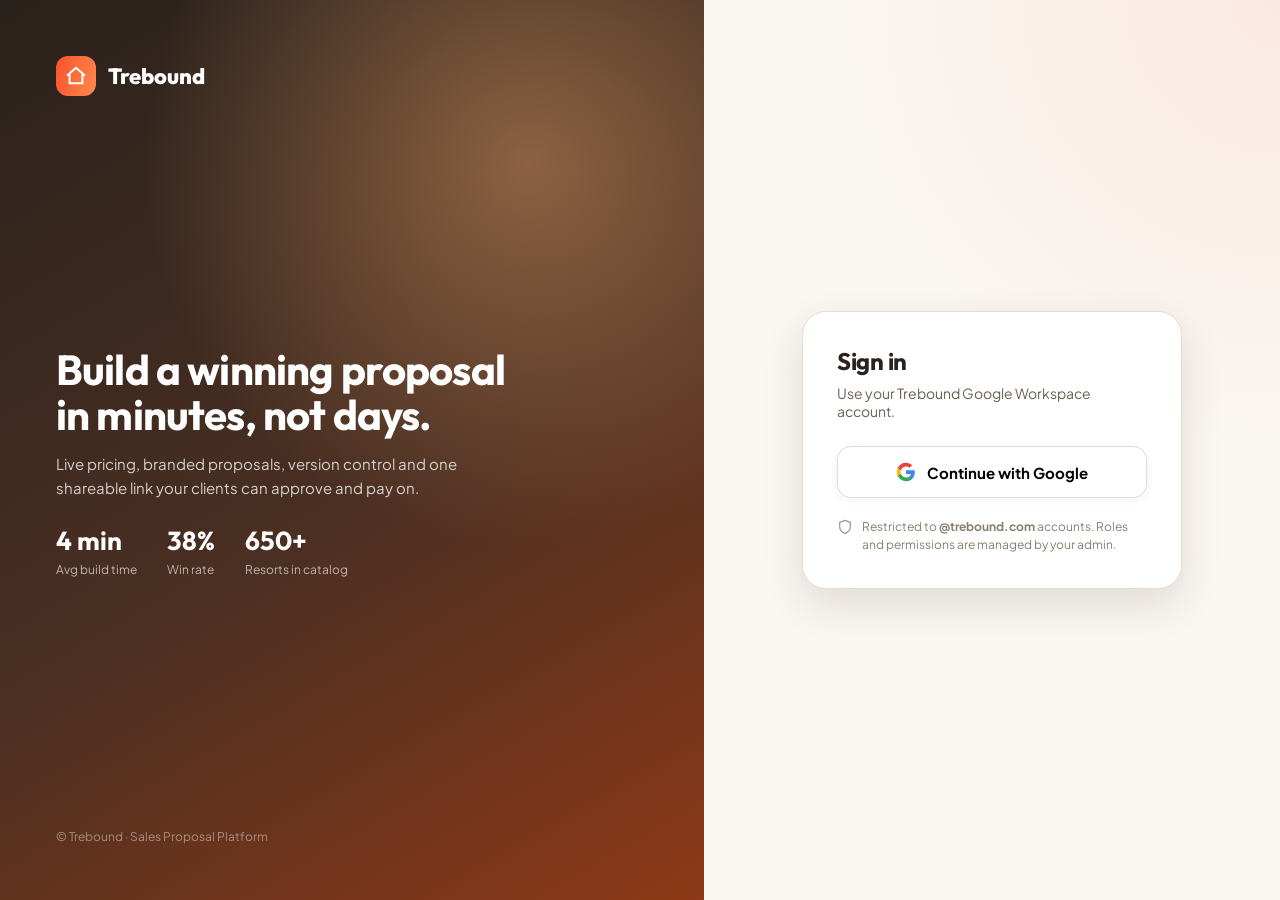
<file: sales-backend.html>
<!doctype html>
<html lang="en">
<head>
<meta charset="utf-8" />
<meta name="viewport" content="width=device-width, initial-scale=1" />
<title>Trebound · Sales Backend — Mockup</title>
<link rel="preconnect" href="https://fonts.googleapis.com">
<link rel="preconnect" href="https://fonts.gstatic.com" crossorigin>
<link href="https://fonts.googleapis.com/css2?family=Outfit:wght@500;600;700;800&family=Plus+Jakarta+Sans:wght@400;500;600;700&family=Space+Mono:wght@400;700&display=swap" rel="stylesheet">
<link href="tokens.css" rel="stylesheet">
<style>
*{box-sizing:border-box}html,body{margin:0}
body{font-family:var(--font-sans);color:var(--ink-900);background:
  radial-gradient(circle at 0 0,rgba(255,181,116,.16),transparent 32rem),
  radial-gradient(circle at 100% 0,rgba(249,81,46,.08),transparent 28rem),var(--cream);
  -webkit-font-smoothing:antialiased}
button{font:inherit;cursor:pointer}
h1,h2,h3,h4{font-family:var(--font-display);margin:0;letter-spacing:-.02em}
.mono{font-family:var(--font-mono)}
a{color:inherit}

/* Login */
.login{min-height:100vh;display:grid;grid-template-columns:1.1fr .9fr}
.login .left{background:var(--grad-hero);color:#fff;padding:56px;display:flex;flex-direction:column;justify-content:space-between;position:relative;overflow:hidden}
.login .left .glow{position:absolute;inset:0;background:radial-gradient(circle at 75% 18%,rgba(255,181,116,.4),transparent 24rem)}
.login .left>*{position:relative}
.login .brand{display:flex;align-items:center;gap:12px;font-family:var(--font-display);font-weight:800;font-size:22px}
.login .brand .logo-dot{width:40px;height:40px;border-radius:12px;background:var(--grad-brand);display:grid;place-items:center}
.login h1{font-size:42px;line-height:1.08;max-width:460px}
.login .left p{color:rgba(255,255,255,.78);font-size:15px;line-height:1.6;max-width:420px}
.login .metrics{display:flex;gap:30px;margin-top:24px}
.login .metrics b{font-family:var(--font-display);font-size:26px;display:block}
.login .metrics span{color:rgba(255,255,255,.65);font-size:12px}
.login .right{display:grid;place-items:center;padding:40px}
.login .card{width:100%;max-width:380px;background:var(--paper);border:1px solid var(--ink-200);border-radius:24px;box-shadow:var(--shadow);padding:34px}
.login .card h2{font-size:24px}
.login .card .sub{color:var(--ink-600);font-size:14px;margin:8px 0 26px}
.gbtn{width:100%;min-height:52px;border:1.5px solid var(--ink-200);background:#fff;border-radius:14px;font-weight:700;font-size:15px;display:flex;align-items:center;justify-content:center;gap:11px;box-shadow:var(--shadow-sm)}
.gbtn:hover{border-color:var(--ink-300)}
.login .note{display:flex;gap:9px;font-size:12px;color:var(--ink-500);margin-top:20px;line-height:1.5}
.login .note svg{width:16px;height:16px;flex:none;color:var(--ink-400);margin-top:1px}

/* App shell */
.app{display:none;min-height:100vh;grid-template-columns:248px 1fr}
.app.show{display:grid}
.side{background:var(--ink-950);color:#fff;padding:22px 16px;position:sticky;top:0;height:100vh;display:flex;flex-direction:column}
.side .brand{display:flex;align-items:center;gap:11px;font-family:var(--font-display);font-weight:800;font-size:18px;padding:0 8px 22px}
.side .brand .logo-dot{width:32px;height:32px;border-radius:9px;background:var(--grad-brand);display:grid;place-items:center}
.side .nav-t{font-size:10px;letter-spacing:.14em;text-transform:uppercase;color:rgba(255,255,255,.4);font-weight:800;padding:14px 10px 8px}
.side nav{display:grid;gap:3px}
.side nav button{display:flex;align-items:center;gap:11px;width:100%;border:0;background:transparent;color:rgba(255,255,255,.72);text-align:left;padding:11px 11px;border-radius:11px;font-weight:600;font-size:14px}
.side nav button svg{width:18px;height:18px;opacity:.85}
.side nav button:hover{background:rgba(255,255,255,.07);color:#fff}
.side nav button.active{background:var(--grad-brand);color:#fff;box-shadow:0 8px 20px rgba(249,81,46,.3)}
.side nav button .count{margin-left:auto;background:rgba(255,255,255,.16);font-size:11px;font-weight:800;padding:2px 8px;border-radius:999px}
.side nav button.active .count{background:rgba(255,255,255,.25)}
.side .me{margin-top:auto;display:flex;align-items:center;gap:11px;padding:12px 8px;border-top:1px solid rgba(255,255,255,.1)}
.side .me .av{width:36px;height:36px;border-radius:50%;background:var(--peach);color:var(--ink-950);display:grid;place-items:center;font-family:var(--font-display);font-weight:800}
.side .me b{font-size:13px;display:block} .side .me span{font-size:11px;color:rgba(255,255,255,.55)}

.main{min-width:0}
.topbar{position:sticky;top:0;z-index:20;background:rgba(250,246,241,.86);backdrop-filter:blur(14px);border-bottom:1px solid var(--ink-200);display:flex;align-items:center;gap:16px;padding:15px 28px}
.searchbox{flex:1;max-width:420px;display:flex;align-items:center;gap:9px;background:var(--paper);border:1px solid var(--ink-200);border-radius:12px;padding:10px 13px;color:var(--ink-500)}
.searchbox svg{width:17px;height:17px} .searchbox input{border:0;outline:0;background:transparent;flex:1;font:inherit;color:var(--ink-900)}
.topbar .spacer{flex:1}
.iconbtn{width:40px;height:40px;border-radius:12px;border:1px solid var(--ink-200);background:var(--paper);display:grid;place-items:center;color:var(--ink-700);position:relative}
.iconbtn svg{width:18px;height:18px}
.iconbtn .dot{position:absolute;top:8px;right:9px;width:8px;height:8px;border-radius:50%;background:var(--ember);border:2px solid var(--paper)}
.btn{min-height:42px;border:0;border-radius:12px;padding:0 16px;font-weight:700;font-size:14px;display:inline-flex;align-items:center;justify-content:center;gap:8px;font-family:var(--font-display)}
.btn svg{width:17px;height:17px}
.btn.primary{background:var(--grad-brand);color:#fff;box-shadow:0 10px 22px rgba(249,81,46,.26)}
.btn.ghost{background:var(--paper);border:1.5px solid var(--ink-200);color:var(--ink-900)}
.btn.dark{background:var(--ink-950);color:#fff}
.btn.sm{min-height:34px;font-size:12.5px;padding:0 12px;border-radius:9px}

.content{padding:26px 28px 60px}
.panel{display:none} .panel.active{display:block}
.ph{display:flex;align-items:flex-end;justify-content:space-between;gap:18px;margin-bottom:22px}
.ph h1{font-size:30px} .ph p{margin:6px 0 0;color:var(--ink-600);font-size:14px}

/* Cards / stats */
.stat-grid{display:grid;grid-template-columns:repeat(4,1fr);gap:16px;margin-bottom:24px}
.stat{background:var(--paper);border:1px solid var(--ink-200);border-radius:18px;padding:18px;box-shadow:var(--shadow-sm)}
.stat .top{display:flex;align-items:center;justify-content:space-between}
.stat .ic{width:38px;height:38px;border-radius:11px;display:grid;place-items:center}
.stat .ic svg{width:19px;height:19px}
.ic.orange{background:var(--peach-soft);color:var(--ember-deep)} .ic.green{background:var(--success-soft);color:var(--success)}
.ic.blue{background:var(--info-soft);color:var(--info)} .ic.yellow{background:var(--warning-soft);color:var(--warning-ink)}
.stat .num{font-family:var(--font-display);font-size:32px;font-weight:800;margin-top:14px;letter-spacing:-.02em}
.stat .lbl{color:var(--ink-600);font-size:13px;margin-top:2px}
.stat .trend{font-size:12px;font-weight:700}
.trend.up{color:var(--success)} .trend.down{color:var(--danger)}

.grid-2{display:grid;grid-template-columns:1.5fr 1fr;gap:20px}
.card{background:var(--paper);border:1px solid var(--ink-200);border-radius:20px;box-shadow:var(--shadow-sm)}
.card-h{display:flex;align-items:center;justify-content:space-between;padding:18px 20px;border-bottom:1px solid var(--ink-100)}
.card-h h3{font-size:17px} .card-h a{font-size:12.5px;color:var(--ember-hot);font-weight:700;text-decoration:none}
.card-b{padding:8px 20px 18px}

.attn{display:flex;align-items:center;gap:13px;padding:13px 0;border-bottom:1px solid var(--ink-100)}
.attn:last-child{border-bottom:0}
.attn .av{width:38px;height:38px;border-radius:11px;background:var(--ink-100);color:var(--ink-700);display:grid;place-items:center;font-family:var(--font-display);font-weight:800;flex:none}
.attn .info{flex:1;min-width:0} .attn .info b{font-size:14px} .attn .info span{display:block;font-size:12px;color:var(--ink-500);margin-top:2px}
.pill{font-size:10.5px;font-weight:800;text-transform:uppercase;letter-spacing:.04em;padding:5px 9px;border-radius:7px;white-space:nowrap}
.pill.sent{background:var(--info-soft);color:var(--info)} .pill.viewed{background:var(--peach-soft);color:var(--ember-deep)}
.pill.changed{background:var(--warning-soft);color:var(--warning-ink)} .pill.approved{background:var(--success-soft);color:var(--success)}
.pill.draft{background:var(--ink-100);color:var(--ink-600)} .pill.booked{background:#dff3ea;color:#0d6b48} .pill.lost{background:var(--danger-soft);color:var(--danger)}
.pill.unassigned{background:var(--danger-soft);color:var(--danger)}

.timeline2{position:relative;padding-left:4px}
.tl{display:flex;gap:12px;padding:9px 0}
.tl .ic{width:30px;height:30px;border-radius:9px;display:grid;place-items:center;flex:none}
.tl .ic svg{width:15px;height:15px}
.tl .b{font-size:13px} .tl .b b{font-weight:700} .tl .b span{display:block;font-size:11.5px;color:var(--ink-500);margin-top:2px}

/* Tables */
.toolbar{display:flex;gap:10px;align-items:center;margin-bottom:16px;flex-wrap:wrap}
.chip{border:1.5px solid var(--ink-200);background:var(--paper);border-radius:999px;padding:8px 14px;font-size:13px;font-weight:700;color:var(--ink-600);display:inline-flex;gap:7px;align-items:center}
.chip .c{background:var(--ink-100);font-size:11px;padding:1px 7px;border-radius:999px}
.chip.active{background:var(--ink-950);border-color:var(--ink-950);color:#fff} .chip.active .c{background:rgba(255,255,255,.2)}
.chip.danger.active{background:var(--danger);border-color:var(--danger)}
table{width:100%;border-collapse:collapse;background:var(--paper);border:1px solid var(--ink-200);border-radius:18px;overflow:hidden}
thead th{text-align:left;font-size:11px;text-transform:uppercase;letter-spacing:.06em;color:var(--ink-500);font-weight:800;padding:14px 16px;background:var(--cream-2);border-bottom:1px solid var(--ink-200)}
tbody td{padding:14px 16px;border-bottom:1px solid var(--ink-100);font-size:13.5px}
tbody tr{cursor:pointer} tbody tr:hover{background:var(--cream-2)}
tbody tr:last-child td{border-bottom:0}
.who{display:flex;align-items:center;gap:11px}
.who .av{width:36px;height:36px;border-radius:10px;background:var(--grad-brand);color:#fff;display:grid;place-items:center;font-family:var(--font-display);font-weight:800;font-size:13px;flex:none}
.who b{font-size:13.5px;display:block} .who span{font-size:11.5px;color:var(--ink-500)}
.repbadge{display:inline-flex;align-items:center;gap:6px;font-size:12.5px}
.repbadge .av{width:24px;height:24px;border-radius:50%;background:var(--peach);color:var(--ink-950);display:grid;place-items:center;font-size:10px;font-weight:800;font-family:var(--font-display)}
.repbadge.un{color:var(--danger);font-weight:700}

/* Lead detail */
.detail-grid{display:grid;grid-template-columns:1.4fr 1fr;gap:20px}
.kv{display:flex;justify-content:space-between;padding:11px 0;border-bottom:1px solid var(--ink-100);font-size:13.5px}
.kv:last-child{border-bottom:0} .kv span{color:var(--ink-500)} .kv b{font-weight:700}
.note-add{display:flex;gap:9px;margin-top:14px}
.note-add input{flex:1;border:1.5px solid var(--ink-200);border-radius:11px;padding:11px 13px;outline:0;font:inherit;background:var(--cream-2)}

/* Proposal overview */
.status-hero{background:var(--paper);border:1px solid var(--ink-200);border-radius:20px;padding:22px;box-shadow:var(--shadow-sm);margin-bottom:20px;display:flex;align-items:center;gap:20px;flex-wrap:wrap}
.status-hero .big{flex:1;min-width:200px}
.status-hero h2{font-size:23px} .status-hero .meta{color:var(--ink-600);font-size:13px;margin-top:5px}
.status-hero .val{font-family:var(--font-display);font-weight:800;font-size:26px}
.vrow{display:flex;gap:13px;padding:14px;border:1px solid var(--ink-200);border-radius:14px;margin-bottom:10px;align-items:center}
.vrow.cur{border-color:var(--ember);box-shadow:0 0 0 3px rgba(249,81,46,.09)}
.vrow .vno{width:40px;height:40px;border-radius:11px;background:var(--ink-100);color:var(--ink-700);font-family:var(--font-display);font-weight:800;display:grid;place-items:center;flex:none}
.vrow.cur .vno{background:var(--grad-brand);color:#fff}
.vrow .vm{flex:1} .vrow .vm b{font-size:14px} .vrow .vm span{display:block;font-size:12px;color:var(--ink-500);margin-top:2px}
.vrow .vp{font-family:var(--font-mono);font-weight:700;font-size:13.5px}

/* Reports */
.funnel{display:grid;gap:9px}
.fstage{display:flex;align-items:center;gap:14px}
.fstage .lbl{width:120px;font-size:13px;font-weight:700;color:var(--ink-700)}
.fstage .bar{flex:1;height:38px;border-radius:10px;background:var(--grad-brand);display:flex;align-items:center;padding:0 13px;color:#fff;font-weight:800;font-family:var(--font-display);box-shadow:var(--shadow-sm)}
.fstage .bar.s2{opacity:.86} .fstage .bar.s3{opacity:.72} .fstage .bar.s4{opacity:.58} .fstage .bar.s5{opacity:.44}
.lead-row{display:flex;align-items:center;gap:12px;padding:12px 0;border-bottom:1px solid var(--ink-100)}
.lead-row:last-child{border-bottom:0}
.lead-row .rank{width:26px;height:26px;border-radius:8px;background:var(--ink-100);font-weight:800;display:grid;place-items:center;font-size:12px;flex:none}
.lead-row .rank.g{background:var(--warning-soft);color:var(--warning-ink)}
.lead-row .bar{flex:1;height:8px;border-radius:99px;background:var(--ink-100);overflow:hidden}
.lead-row .bar i{display:block;height:100%;background:var(--grad-brand);border-radius:99px}

/* Settings */
.set-grid{display:grid;grid-template-columns:1fr 1fr;gap:16px}
.set-card{background:var(--paper);border:1px solid var(--ink-200);border-radius:18px;padding:20px;box-shadow:var(--shadow-sm)}
.set-card h3{font-size:16px;margin-bottom:4px} .set-card .d{font-size:12.5px;color:var(--ink-500);margin-bottom:16px}
.set-row{display:flex;align-items:center;justify-content:space-between;gap:12px;padding:11px 0;border-bottom:1px solid var(--ink-100)}
.set-row:last-child{border-bottom:0}
.set-row label{font-size:13.5px;font-weight:600} .set-row label span{display:block;font-size:11.5px;color:var(--ink-500);font-weight:500;margin-top:1px}
.numin{width:92px;border:1.5px solid var(--ink-200);border-radius:10px;padding:9px 11px;font:inherit;text-align:right;outline:0;font-family:var(--font-mono);font-weight:700}
.numin:focus{border-color:var(--ember)}
.sw{width:46px;height:27px;border-radius:99px;background:var(--ink-200);position:relative;cursor:pointer;transition:.2s;flex:none;border:0}
.sw::after{content:'';position:absolute;top:3px;left:3px;width:21px;height:21px;border-radius:50%;background:#fff;transition:.2s;box-shadow:var(--shadow-sm)}
.sw.on{background:var(--success)} .sw.on::after{left:22px}
.conn{display:flex;align-items:center;gap:13px;padding:14px;border:1px solid var(--ink-200);border-radius:14px;background:var(--cream-2)}
.conn .logo{width:42px;height:42px;border-radius:11px;background:#fff;border:1px solid var(--ink-200);display:grid;place-items:center;font-family:var(--font-display);font-weight:800;color:#1a73e8;flex:none}
.conn .st{margin-left:auto;font-size:12px;font-weight:800;color:var(--success);display:flex;align-items:center;gap:6px}
.conn .st::before{content:'';width:8px;height:8px;border-radius:50%;background:var(--success)}

/* Modals / dropdown / chat (interactive) */
.scrim{position:fixed;inset:0;background:rgba(31,25,21,.55);backdrop-filter:blur(2px);z-index:90;display:none;align-items:center;justify-content:center;padding:24px}
.scrim.open{display:flex;animation:fade .18s ease}
.modal{background:var(--paper);width:100%;max-width:560px;border-radius:22px;box-shadow:var(--shadow-lg);overflow:hidden;max-height:90vh;display:flex;flex-direction:column;animation:pop .22s cubic-bezier(.2,.8,.2,1)}
.modal.wide{max-width:680px}
.modal-h{padding:18px 22px;border-bottom:1px solid var(--ink-100);display:flex;justify-content:space-between;align-items:flex-start;gap:12px}
.modal-h h3{font-size:19px}.modal-h p{margin:4px 0 0;font-size:12.5px;color:var(--ink-600)}
.modal-x{width:34px;height:34px;border-radius:10px;border:1px solid var(--ink-200);background:var(--paper);display:grid;place-items:center;color:var(--ink-600);flex:none}
.modal-x svg{width:16px;height:16px}
.modal-b{padding:20px 22px;overflow-y:auto}
.modal-f{padding:15px 22px;border-top:1px solid var(--ink-100);display:flex;gap:10px;justify-content:flex-end}
.fld{margin-bottom:14px}.fld.row{display:grid;grid-template-columns:1fr 1fr;gap:12px}
.fld label{display:block;font-size:11px;font-weight:800;letter-spacing:.05em;text-transform:uppercase;color:var(--ink-500);margin-bottom:7px}
.fld input,.fld select{width:100%;border:1.5px solid var(--ink-200);border-radius:11px;padding:11px 12px;font:inherit;outline:0;background:var(--cream-2)}
.fld input:focus,.fld select:focus{border-color:var(--ember);background:#fff}
.src-toggle{display:flex;gap:9px}
.src-toggle button{flex:1;border:1.5px solid var(--ink-200);background:var(--cream-2);border-radius:12px;padding:13px;font-weight:700;font-size:13.5px;color:var(--ink-700);text-align:left}
.src-toggle button.on{border-color:var(--ember);background:var(--peach-soft);color:var(--ember-deep)}
.src-toggle button span{display:block;font-size:11.5px;font-weight:500;color:var(--ink-500);margin-top:2px}
.src-toggle button.on span{color:var(--ember-deep);opacity:.8}
/* diff (compare) */
.cmp-selrow{display:flex;align-items:center;gap:10px;margin-bottom:16px}
.cmp-selrow select{flex:1;border:1.5px solid var(--ink-200);border-radius:11px;padding:10px 12px;font:inherit;background:var(--cream-2);outline:0}
.cmp-selrow .arrow{color:var(--ink-400)}
.diff-card{border:1px solid var(--ink-200);border-radius:16px;overflow:hidden}
.diff-head{display:flex;background:var(--ink-950);color:#fff}
.diff-head div{flex:1;padding:12px 15px;font-family:var(--font-display);font-weight:700;font-size:13px}
.diff-head div:first-child{border-right:1px solid rgba(255,255,255,.15);color:rgba(255,255,255,.6)}
.diff-line{display:flex;border-bottom:1px solid var(--ink-100);font-size:12.5px}
.diff-line:last-child{border-bottom:0}
.diff-line>div{flex:1;padding:12px 15px}
.diff-line>div:first-child{border-right:1px solid var(--ink-100);color:var(--ink-500)}
.diff-line b{font-weight:700;color:var(--ink-900)}
.diff-line .add{background:var(--success-soft)}.diff-line .chg{background:var(--warning-soft)}
.diff-line .rm{background:var(--danger-soft);color:var(--danger);text-decoration:line-through}
/* chat modal */
.chatm{display:flex;flex-direction:column;height:560px;max-height:90vh}
.chatm .modal-b{flex:1;background:var(--cream);display:flex;flex-direction:column;gap:11px;padding:18px 18px}
.cbubble{max-width:80%;padding:10px 13px;border-radius:15px;font-size:13.5px;line-height:1.45}
.cbubble.them{background:var(--paper);border:1px solid var(--ink-200);border-bottom-left-radius:5px;align-self:flex-start;box-shadow:var(--shadow-sm)}
.cbubble.me{background:var(--grad-brand);color:#fff;border-bottom-right-radius:5px;align-self:flex-end}
.cbubble .time{display:block;font-size:10px;margin-top:5px;opacity:.6}
.cbubble.sys{align-self:center;background:var(--peach-soft);color:var(--ember-deep);font-size:11.5px;font-weight:700;border-radius:999px;padding:7px 13px}
.daystamp{text-align:center;font-size:11px;color:var(--ink-500);font-weight:700}
.chat-input{padding:12px 16px;background:var(--paper);border-top:1px solid var(--ink-100);display:flex;gap:9px;align-items:center}
.chat-input input{flex:1;border:1.5px solid var(--ink-200);border-radius:999px;padding:11px 15px;font:inherit;outline:0;background:var(--cream-2)}
.chat-input input:focus{border-color:var(--ember)}
.chat-input .send{width:42px;height:42px;border-radius:50%;background:var(--grad-brand);border:0;color:#fff;display:grid;place-items:center;flex:none}
.chat-input .send svg{width:18px;height:18px}
/* notifications dropdown */
.notif-pop{position:fixed;top:64px;right:28px;width:348px;max-width:calc(100vw - 32px);background:var(--paper);border:1px solid var(--ink-200);border-radius:18px;box-shadow:var(--shadow-lg);z-index:95;display:none;overflow:hidden}
.notif-pop.open{display:block;animation:pop .18s ease}
.notif-h{display:flex;align-items:center;justify-content:space-between;padding:15px 18px;border-bottom:1px solid var(--ink-100)}
.notif-h h4{font-size:15px}.notif-h button{border:0;background:transparent;color:var(--ember-hot);font-weight:700;font-size:12px}
.notif-list{max-height:380px;overflow-y:auto}
.notif-item{display:flex;gap:12px;padding:13px 18px;border-bottom:1px solid var(--ink-100);cursor:pointer}
.notif-item:hover{background:var(--cream-2)}.notif-item.unread{background:var(--peach-soft)}.notif-item.unread:hover{background:#ffe0cd}
.notif-item .ic{width:34px;height:34px;border-radius:10px;display:grid;place-items:center;flex:none}.notif-item .ic svg{width:16px;height:16px}
.notif-item .b{flex:1;font-size:13px}.notif-item .b b{font-weight:700}.notif-item .b span{display:block;font-size:11.5px;color:var(--ink-500);margin-top:2px}
@keyframes fade{from{opacity:0}to{opacity:1}}
@keyframes pop{from{opacity:0;transform:scale(.97) translateY(6px)}to{opacity:1;transform:none}}
.caption{text-align:center;color:var(--ink-500);font-size:12px;margin:26px auto 0;max-width:700px;line-height:1.5}
.toast{position:fixed;left:50%;bottom:26px;transform:translateX(-50%) translateY(14px);background:var(--ink-950);color:#fff;padding:13px 18px;border-radius:14px;font-weight:700;font-size:13px;box-shadow:var(--shadow-lg);opacity:0;pointer-events:none;transition:.25s;z-index:200;display:flex;gap:9px;align-items:center}
.toast.show{opacity:1;transform:translateX(-50%) translateY(0)}.toast svg{width:17px;height:17px;color:var(--peach)}

@media(max-width:1080px){.stat-grid{grid-template-columns:repeat(2,1fr)}.grid-2,.detail-grid,.set-grid{grid-template-columns:1fr}.login{grid-template-columns:1fr}.login .left{display:none}}
@media(max-width:760px){
  .app.show{grid-template-columns:1fr}
  .side{position:sticky;top:0;height:auto;flex-direction:row;align-items:center;gap:6px;padding:10px 12px;overflow-x:auto;z-index:30}
  .side::-webkit-scrollbar{height:0}
  .side .brand{padding:0 8px 0 0;font-size:15px;flex:none}
  .side .brand .logo-dot{width:28px;height:28px}
  .side .nav-t,.side .me{display:none}
  .side nav{display:flex;gap:6px;flex:none}
  .side nav button{padding:9px 12px;white-space:nowrap}
  .side nav button .count{display:none}
  .content{padding:18px 14px 50px}
  table{display:block;overflow-x:auto;white-space:nowrap;font-size:12px;-webkit-overflow-scrolling:touch}
}
@media(prefers-reduced-motion:reduce){*{animation:none!important;transition:none!important}}
</style>
</head>
<body>

<svg width="0" height="0" style="position:absolute" aria-hidden="true">
  <symbol id="i-grid" viewBox="0 0 24 24" fill="none" stroke="currentColor" stroke-width="2" stroke-linecap="round" stroke-linejoin="round"><rect x="3" y="3" width="7" height="7" rx="1.5"/><rect x="14" y="3" width="7" height="7" rx="1.5"/><rect x="14" y="14" width="7" height="7" rx="1.5"/><rect x="3" y="14" width="7" height="7" rx="1.5"/></symbol>
  <symbol id="i-inbox" viewBox="0 0 24 24" fill="none" stroke="currentColor" stroke-width="2" stroke-linecap="round" stroke-linejoin="round"><path d="M22 12h-6l-2 3h-4l-2-3H2"/><path d="M5.45 5.11L2 12v6a2 2 0 0 0 2 2h16a2 2 0 0 0 2-2v-6l-3.45-6.89A2 2 0 0 0 16.76 4H7.24a2 2 0 0 0-1.79 1.11z"/></symbol>
  <symbol id="i-doc" viewBox="0 0 24 24" fill="none" stroke="currentColor" stroke-width="2" stroke-linecap="round" stroke-linejoin="round"><path d="M14 2H6a2 2 0 0 0-2 2v16a2 2 0 0 0 2 2h12a2 2 0 0 0 2-2V8z"/><path d="M14 2v6h6M16 13H8M16 17H8"/></symbol>
  <symbol id="i-chart" viewBox="0 0 24 24" fill="none" stroke="currentColor" stroke-width="2" stroke-linecap="round" stroke-linejoin="round"><path d="M3 3v18h18"/><rect x="7" y="11" width="3" height="6"/><rect x="13" y="7" width="3" height="10"/></symbol>
  <symbol id="i-box" viewBox="0 0 24 24" fill="none" stroke="currentColor" stroke-width="2" stroke-linecap="round" stroke-linejoin="round"><path d="M21 16V8a2 2 0 0 0-1-1.73l-7-4a2 2 0 0 0-2 0l-7 4A2 2 0 0 0 3 8v8a2 2 0 0 0 1 1.73l7 4a2 2 0 0 0 2 0l7-4A2 2 0 0 0 21 16z"/><path d="M3.27 6.96L12 12l8.73-5.04M12 22V12"/></symbol>
  <symbol id="i-gear" viewBox="0 0 24 24" fill="none" stroke="currentColor" stroke-width="2" stroke-linecap="round" stroke-linejoin="round"><circle cx="12" cy="12" r="3"/><path d="M19.4 15a1.65 1.65 0 0 0 .33 1.82l.06.06a2 2 0 1 1-2.83 2.83l-.06-.06a1.65 1.65 0 0 0-1.82-.33 1.65 1.65 0 0 0-1 1.51V21a2 2 0 0 1-4 0v-.09A1.65 1.65 0 0 0 9 19.4a1.65 1.65 0 0 0-1.82.33l-.06.06a2 2 0 1 1-2.83-2.83l.06-.06a1.65 1.65 0 0 0 .33-1.82 1.65 1.65 0 0 0-1.51-1H3a2 2 0 0 1 0-4h.09A1.65 1.65 0 0 0 4.6 9a1.65 1.65 0 0 0-.33-1.82l-.06-.06a2 2 0 1 1 2.83-2.83l.06.06a1.65 1.65 0 0 0 1.82.33H9a1.65 1.65 0 0 0 1-1.51V3a2 2 0 0 1 4 0v.09a1.65 1.65 0 0 0 1 1.51 1.65 1.65 0 0 0 1.82-.33l.06-.06a2 2 0 1 1 2.83 2.83l-.06.06a1.65 1.65 0 0 0-.33 1.82V9a1.65 1.65 0 0 0 1.51 1H21a2 2 0 0 1 0 4h-.09a1.65 1.65 0 0 0-1.51 1z"/></symbol>
  <symbol id="i-search" viewBox="0 0 24 24" fill="none" stroke="currentColor" stroke-width="2" stroke-linecap="round" stroke-linejoin="round"><circle cx="11" cy="11" r="8"/><path d="M21 21l-4.35-4.35"/></symbol>
  <symbol id="i-bell" viewBox="0 0 24 24" fill="none" stroke="currentColor" stroke-width="2" stroke-linecap="round" stroke-linejoin="round"><path d="M18 8a6 6 0 0 0-12 0c0 7-3 9-3 9h18s-3-2-3-9M13.73 21a2 2 0 0 1-3.46 0"/></symbol>
  <symbol id="i-plus" viewBox="0 0 24 24" fill="none" stroke="currentColor" stroke-width="2.2" stroke-linecap="round" stroke-linejoin="round"><path d="M12 5v14M5 12h14"/></symbol>
  <symbol id="i-eye" viewBox="0 0 24 24" fill="none" stroke="currentColor" stroke-width="2" stroke-linecap="round" stroke-linejoin="round"><path d="M1 12s4-8 11-8 11 8 11 8-4 8-11 8-11-8-11-8z"/><circle cx="12" cy="12" r="3"/></symbol>
  <symbol id="i-check" viewBox="0 0 24 24" fill="none" stroke="currentColor" stroke-width="2.4" stroke-linecap="round" stroke-linejoin="round"><polyline points="20 6 9 17 4 12"/></symbol>
  <symbol id="i-cash" viewBox="0 0 24 24" fill="none" stroke="currentColor" stroke-width="2" stroke-linecap="round" stroke-linejoin="round"><rect x="2" y="5" width="20" height="14" rx="2"/><circle cx="12" cy="12" r="3"/></symbol>
  <symbol id="i-users" viewBox="0 0 24 24" fill="none" stroke="currentColor" stroke-width="2" stroke-linecap="round" stroke-linejoin="round"><path d="M17 21v-2a4 4 0 0 0-4-4H5a4 4 0 0 0-4 4v2"/><circle cx="9" cy="7" r="4"/><path d="M23 21v-2a4 4 0 0 0-3-3.87"/></symbol>
  <symbol id="i-edit" viewBox="0 0 24 24" fill="none" stroke="currentColor" stroke-width="2" stroke-linecap="round" stroke-linejoin="round"><path d="M11 4H4a2 2 0 0 0-2 2v14a2 2 0 0 0 2 2h14a2 2 0 0 0 2-2v-7"/><path d="M18.5 2.5a2.12 2.12 0 0 1 3 3L12 15l-4 1 1-4z"/></symbol>
  <symbol id="i-spark" viewBox="0 0 24 24" fill="none" stroke="currentColor" stroke-width="2" stroke-linecap="round" stroke-linejoin="round"><path d="M12 3l1.9 5.1L19 10l-5.1 1.9L12 17l-1.9-5.1L5 10l5.1-1.9z"/></symbol>
  <symbol id="i-send" viewBox="0 0 24 24" fill="none" stroke="currentColor" stroke-width="2" stroke-linecap="round" stroke-linejoin="round"><path d="M22 2L11 13M22 2l-7 20-4-9-9-4z"/></symbol>
  <symbol id="i-arrow" viewBox="0 0 24 24" fill="none" stroke="currentColor" stroke-width="2.2" stroke-linecap="round" stroke-linejoin="round"><path d="M5 12h14M13 6l6 6-6 6"/></symbol>
  <symbol id="i-back" viewBox="0 0 24 24" fill="none" stroke="currentColor" stroke-width="2.2" stroke-linecap="round" stroke-linejoin="round"><path d="M15 18l-6-6 6-6"/></symbol>
  <symbol id="i-x" viewBox="0 0 24 24" fill="none" stroke="currentColor" stroke-width="2.2" stroke-linecap="round" stroke-linejoin="round"><path d="M18 6L6 18M6 6l12 12"/></symbol>
  <symbol id="i-shield" viewBox="0 0 24 24" fill="none" stroke="currentColor" stroke-width="2" stroke-linecap="round" stroke-linejoin="round"><path d="M12 22s8-4 8-10V5l-8-3-8 3v7c0 6 8 10 8 10z"/></symbol>
  <symbol id="i-pin" viewBox="0 0 24 24" fill="none" stroke="currentColor" stroke-width="2" stroke-linecap="round" stroke-linejoin="round"><path d="M21 10c0 7-9 13-9 13s-9-6-9-13a9 9 0 0 1 18 0z"/><circle cx="12" cy="10" r="3"/></symbol>
  <symbol id="i-pen" viewBox="0 0 24 24" fill="none" stroke="currentColor" stroke-width="2" stroke-linecap="round" stroke-linejoin="round"><path d="M12 19l7-7 3 3-7 7-3-3zM18 13l-1.5-7.5L2 2l3.5 14.5L13 18z"/></symbol>
  <symbol id="i-google" viewBox="0 0 24 24"><path fill="#4285F4" d="M22.56 12.25c0-.78-.07-1.53-.2-2.25H12v4.26h5.92a5.06 5.06 0 0 1-2.2 3.32v2.77h3.57c2.08-1.92 3.27-4.74 3.27-8.1z"/><path fill="#34A853" d="M12 23c2.97 0 5.46-.98 7.28-2.66l-3.57-2.77c-.98.66-2.23 1.06-3.71 1.06-2.86 0-5.29-1.93-6.16-4.53H2.18v2.84A11 11 0 0 0 12 23z"/><path fill="#FBBC05" d="M5.84 14.1a6.6 6.6 0 0 1 0-4.2V7.06H2.18a11 11 0 0 0 0 9.88l3.66-2.84z"/><path fill="#EA4335" d="M12 5.38c1.62 0 3.06.56 4.21 1.64l3.15-3.15C17.45 2.09 14.97 1 12 1 7.7 1 3.99 3.47 2.18 7.06l3.66 2.84C6.71 7.31 9.14 5.38 12 5.38z"/></symbol>
</svg>

<!-- ============ LOGIN ============ -->
<div class="login" id="login">
  <div class="left">
    <div class="glow"></div>
    <div class="brand"><span class="logo-dot"><svg width="22" height="22" viewBox="0 0 24 24" fill="none" stroke="#fff" stroke-width="2.2" stroke-linecap="round"><path d="M3 11l9-8 9 8M5 10v10h14V10"/></svg></span>Trebound</div>
    <div>
      <h1>Build a winning proposal in minutes, not days.</h1>
      <p>Live pricing, branded proposals, version control and one shareable link your clients can approve and pay on.</p>
      <div class="metrics">
        <div><b>4 min</b><span>Avg build time</span></div>
        <div><b>38%</b><span>Win rate</span></div>
        <div><b>650+</b><span>Resorts in catalog</span></div>
      </div>
    </div>
    <div style="color:rgba(255,255,255,.45);font-size:12px">© Trebound · Sales Proposal Platform</div>
  </div>
  <div class="right">
    <div class="card">
      <h2>Sign in</h2>
      <p class="sub">Use your Trebound Google Workspace account.</p>
      <button class="gbtn" onclick="enterApp()"><svg width="20" height="20"><use href="#i-google"/></svg> Continue with Google</button>
      <div class="note"><svg><use href="#i-shield"/></svg><span>Restricted to <b>@trebound.com</b> accounts. Roles and permissions are managed by your admin.</span></div>
    </div>
  </div>
</div>

<!-- ============ APP ============ -->
<div class="app" id="app">
  <aside class="side">
    <div class="brand"><span class="logo-dot"><svg width="18" height="18" viewBox="0 0 24 24" fill="none" stroke="#fff" stroke-width="2.2" stroke-linecap="round"><path d="M3 11l9-8 9 8M5 10v10h14V10"/></svg></span>Trebound</div>
    <div class="nav-t">Workspace</div>
    <nav>
      <button class="active" data-panel="dashboard"><svg><use href="#i-grid"/></svg> Dashboard</button>
      <button data-panel="leads"><svg><use href="#i-inbox"/></svg> Leads <span class="count">5</span></button>
      <button data-panel="proposals"><svg><use href="#i-doc"/></svg> Proposals <span class="count">23</span></button>
      <button data-panel="reports"><svg><use href="#i-chart"/></svg> Reports</button>
    </nav>
    <div class="nav-t">Admin</div>
    <nav>
      <button data-panel="catalog"><svg><use href="#i-box"/></svg> Catalog &amp; pricing</button>
      <button data-panel="settings"><svg><use href="#i-gear"/></svg> Settings</button>
    </nav>
    <div class="me"><span class="av">J</span><div><b>Jemcy</b><span>Sales Manager</span></div></div>
  </aside>

  <div class="main">
    <div class="topbar">
      <div class="searchbox"><svg><use href="#i-search"/></svg><input placeholder="Search proposals, leads, clients…"></div>
      <div class="spacer"></div>
      <button class="iconbtn" id="bellBtn" aria-label="Notifications" onclick="toggleNotif(event)"><svg><use href="#i-bell"/></svg><span class="dot" id="bellDot"></span></button>
      <button class="btn primary" onclick="openModal('newproposal')"><svg><use href="#i-plus"/></svg> New proposal</button>
    </div>
    <div class="content">

      <!-- DASHBOARD -->
      <section class="panel active" id="dashboard">
        <div class="ph"><div><h1>Good morning, Jemcy</h1><p>Here's what needs your attention today.</p></div></div>
        <div class="stat-grid">
          <div class="stat"><div class="top"><span class="ic orange"><svg><use href="#i-doc"/></svg></span><span class="trend up">+12%</span></div><div class="num">23</div><div class="lbl">Open proposals</div></div>
          <div class="stat"><div class="top"><span class="ic yellow"><svg><use href="#i-inbox"/></svg></span><span class="trend up">5 new</span></div><div class="num">5</div><div class="lbl">Leads awaiting action</div></div>
          <div class="stat"><div class="top"><span class="ic blue"><svg><use href="#i-eye"/></svg></span><span class="trend up">+4</span></div><div class="num">8</div><div class="lbl">Viewed by client today</div></div>
          <div class="stat"><div class="top"><span class="ic green"><svg><use href="#i-cash"/></svg></span><span class="trend up">+18%</span></div><div class="num">₹84L</div><div class="lbl">Booked this month</div></div>
        </div>
        <div class="grid-2">
          <div class="card">
            <div class="card-h"><h3>Needs attention</h3><a href="#" data-panel="proposals">View all</a></div>
            <div class="card-b">
              <div class="attn"><span class="av">MG</span><div class="info"><b>Muthoot Group · Leadership Retreat</b><span>Client viewed v3 twice · no action in 2 days</span></div><span class="pill viewed">Viewed</span></div>
              <div class="attn"><span class="av">IB</span><div class="info"><b>Infosys BPM · Annual Offsite</b><span>Change requested · awaiting your reply</span></div><span class="pill changed">Change req</span></div>
              <div class="attn"><span class="av">WM</span><div class="info"><b>Walmart · Q3 Team Outing</b><span>Approved · deposit pending</span></div><span class="pill approved">Approved</span></div>
              <div class="attn"><span class="av">CX</span><div class="info"><b>Cisco · Sales Kickoff</b><span>Discount approval requested by Priyanka</span></div><span class="pill draft">Approval</span></div>
            </div>
          </div>
          <div class="card">
            <div class="card-h"><h3>Recent client activity</h3></div>
            <div class="card-b">
              <div class="timeline2">
                <div class="tl"><span class="ic green"><svg><use href="#i-cash"/></svg></span><div class="b"><b>Walmart paid the deposit</b><span>₹3.2L · 14 min ago</span></div></div>
                <div class="tl"><span class="ic blue"><svg><use href="#i-eye"/></svg></span><div class="b"><b>Jeet (Muthoot) opened v3</b><span>Spent 4m 12s on pricing · 1h ago</span></div></div>
                <div class="tl"><span class="ic yellow"><svg><use href="#i-edit"/></svg></span><div class="b"><b>Infosys requested changes</b><span>"Lighter Day 2" · 2h ago</span></div></div>
                <div class="tl"><span class="ic orange"><svg><use href="#i-send"/></svg></span><div class="b"><b>You sent Cisco v1</b><span>Yesterday, 6:40 PM</span></div></div>
              </div>
            </div>
          </div>
        </div>
      </section>

      <!-- LEADS -->
      <section class="panel" id="leads">
        <div class="ph"><div><h1>Leads</h1><p>New enquiries from the calculator and manual entry. Assign unassigned leads to a rep.</p></div><button class="btn ghost"><svg><use href="#i-plus"/></svg> Add lead</button></div>
        <div class="toolbar">
          <button class="chip active">All <span class="c">12</span></button>
          <button class="chip danger" id="unassignedChip">Unassigned <span class="c">3</span></button>
          <button class="chip">Mine <span class="c">5</span></button>
          <button class="chip">From calculator <span class="c">7</span></button>
        </div>
        <table>
          <thead><tr><th>Company</th><th>Destination</th><th>Team</th><th>Source</th><th>Assigned rep</th><th>Status</th></tr></thead>
          <tbody>
            <tr onclick="showPanel('lead-detail')"><td><div class="who"><span class="av">MG</span><div><b>Muthoot Group</b><span>jeet@muthootgroup.com</span></div></div></td><td>Chikmagalur</td><td>100</td><td>Calculator</td><td><span class="repbadge"><span class="av">J</span>Jemcy</span></td><td><span class="pill sent">Proposal sent</span></td></tr>
            <tr onclick="showPanel('lead-detail')"><td><div class="who"><span class="av" style="background:linear-gradient(108deg,#2563c9,#5b9bff)">TC</span><div><b>TechCorp India</b><span>ananya@techcorp.in</span></div></div></td><td>Goa</td><td>60</td><td>Calculator</td><td><span class="repbadge un">Unassigned</span></td><td><span class="pill unassigned">Unassigned</span></td></tr>
            <tr onclick="showPanel('lead-detail')"><td><div class="who"><span class="av" style="background:linear-gradient(108deg,#1f9d6b,#6fd6a8)">FF</span><div><b>FinFlow Pvt Ltd</b><span>rahul@finflow.com</span></div></div></td><td>Coorg</td><td>35</td><td>Manual</td><td><span class="repbadge un">Unassigned</span></td><td><span class="pill unassigned">Unassigned</span></td></tr>
            <tr onclick="showPanel('lead-detail')"><td><div class="who"><span class="av" style="background:linear-gradient(108deg,#8a5cf6,#c4a8ff)">QR</span><div><b>Quantix R&amp;D</b><span>maya@quantix.io</span></div></div></td><td>Bangalore</td><td>120</td><td>Calculator</td><td><span class="repbadge"><span class="av" style="background:#ffd8b8">P</span>Priyanka</span></td><td><span class="pill viewed">Negotiating</span></td></tr>
            <tr onclick="showPanel('lead-detail')"><td><div class="who"><span class="av" style="background:linear-gradient(108deg,#d92d1c,#ff8a6c)">HH</span><div><b>Helix Health</b><span>sara@helixhealth.com</span></div></div></td><td>Dubai</td><td>45</td><td>Referral</td><td><span class="repbadge un">Unassigned</span></td><td><span class="pill unassigned">Unassigned</span></td></tr>
          </tbody>
        </table>
      </section>

      <!-- LEAD DETAIL -->
      <section class="panel" id="lead-detail">
        <div class="ph"><div style="display:flex;align-items:center;gap:12px"><button class="iconbtn" onclick="showPanel('leads')" aria-label="Back"><svg><use href="#i-back"/></svg></button><div><h1>TechCorp India</h1><p>Lead from the self-serve calculator · 2 days ago</p></div></div><button class="btn primary" onclick="toast('Opening builder with this brief…')"><svg><use href="#i-arrow"/></svg> Create proposal</button></div>
        <div class="detail-grid">
          <div>
            <div class="card" style="margin-bottom:20px">
              <div class="card-h"><h3>Calculator brief</h3><span class="pill unassigned">Unassigned</span></div>
              <div class="card-b">
                <div class="kv"><span>Destination preference</span><b>Goa</b></div>
                <div class="kv"><span>Team size</span><b>60 participants</b></div>
                <div class="kv"><span>Nights</span><b>2</b></div>
                <div class="kv"><span>Preferred dates</span><b>Oct 2026 (flexible)</b></div>
                <div class="kv"><span>Experience type</span><b>Corporate offsite</b></div>
                <div class="kv"><span>Budget hint</span><b>₹15–18k / person</b></div>
                <div class="kv"><span>Auto-estimate sent</span><b>₹9.8L – ₹12.4L</b></div>
              </div>
            </div>
            <div class="card">
              <div class="card-h"><h3>Notes &amp; activity</h3></div>
              <div class="card-b">
                <div class="timeline2">
                  <div class="tl"><span class="ic blue"><svg><use href="#i-send"/></svg></span><div class="b"><b>Auto-estimate emailed</b><span>System · 2 days ago</span></div></div>
                  <div class="tl"><span class="ic orange"><svg><use href="#i-spark"/></svg></span><div class="b"><b>Lead synced to Pipedrive</b><span>Deal #4821 created · 2 days ago</span></div></div>
                </div>
                <div class="note-add"><input placeholder="Add a note…"><button class="btn dark sm">Add</button></div>
              </div>
            </div>
          </div>
          <div>
            <div class="card" style="margin-bottom:20px">
              <div class="card-h"><h3>Contact</h3></div>
              <div class="card-b">
                <div class="kv"><span>Name</span><b>Ananya Rao</b></div>
                <div class="kv"><span>Work email</span><b>ananya@techcorp.in</b></div>
                <div class="kv"><span>Company</span><b>TechCorp India</b></div>
                <div class="kv"><span>Phone</span><b>+91 98xxx xxx21</b></div>
              </div>
            </div>
            <div class="card">
              <div class="card-h"><h3>Assign to rep</h3></div>
              <div class="card-b">
                <p style="font-size:13px;color:var(--ink-600);margin:6px 0 14px">This lead is in the unassigned queue. As a manager, pick a rep to own it.</p>
                <div style="display:grid;gap:9px">
                  <button class="btn ghost" style="justify-content:flex-start;gap:10px" onclick="toast('Lead assigned to Jemcy · rep notified')"><span class="repbadge"><span class="av">J</span></span> Jemcy <span style="margin-left:auto;color:var(--ink-400);font-size:12px">4 open</span></button>
                  <button class="btn ghost" style="justify-content:flex-start;gap:10px" onclick="toast('Lead assigned to Priyanka · rep notified')"><span class="repbadge"><span class="av" style="background:#ffd8b8">P</span></span> Priyanka <span style="margin-left:auto;color:var(--ink-400);font-size:12px">6 open</span></button>
                  <button class="btn ghost" style="justify-content:flex-start;gap:10px" onclick="toast('Lead assigned to Arun · rep notified')"><span class="repbadge"><span class="av" style="background:#cfe6ff">A</span></span> Arun <span style="margin-left:auto;color:var(--ink-400);font-size:12px">3 open</span></button>
                </div>
              </div>
            </div>
          </div>
        </div>
      </section>

      <!-- PROPOSALS LIST + OVERVIEW -->
      <section class="panel" id="proposals">
        <div class="ph"><div><h1>Proposals</h1><p>All active proposals across the team.</p></div></div>
        <div class="toolbar">
          <button class="chip active">All <span class="c">23</span></button>
          <button class="chip">Draft <span class="c">4</span></button>
          <button class="chip">Sent <span class="c">9</span></button>
          <button class="chip">Approved <span class="c">3</span></button>
          <button class="chip">Booked <span class="c">7</span></button>
        </div>
        <table>
          <thead><tr><th>Proposal</th><th>Client</th><th>Rep</th><th>Value</th><th>Version</th><th>Status</th></tr></thead>
          <tbody>
            <tr onclick="showPanel('overview')"><td><b>Leadership Retreat</b></td><td>Muthoot Group</td><td><span class="repbadge"><span class="av">J</span>Jemcy</span></td><td class="mono">₹23.0L</td><td>v3</td><td><span class="pill viewed">Viewed</span></td></tr>
            <tr onclick="showPanel('overview')"><td><b>Annual Offsite</b></td><td>Infosys BPM</td><td><span class="repbadge"><span class="av" style="background:#ffd8b8">P</span>Priyanka</span></td><td class="mono">₹41.5L</td><td>v2</td><td><span class="pill changed">Change req</span></td></tr>
            <tr onclick="showPanel('overview')"><td><b>Q3 Team Outing</b></td><td>Walmart</td><td><span class="repbadge"><span class="av">J</span>Jemcy</span></td><td class="mono">₹12.8L</td><td>v4</td><td><span class="pill booked">Booked</span></td></tr>
            <tr onclick="showPanel('overview')"><td><b>Sales Kickoff</b></td><td>Cisco</td><td><span class="repbadge"><span class="av" style="background:#ffd8b8">P</span>Priyanka</span></td><td class="mono">₹28.2L</td><td>v1</td><td><span class="pill sent">Sent</span></td></tr>
            <tr onclick="showPanel('overview')"><td><b>Engineering Offsite</b></td><td>Quantix R&amp;D</td><td><span class="repbadge"><span class="av" style="background:#cfe6ff">A</span>Arun</span></td><td class="mono">₹19.6L</td><td>v2</td><td><span class="pill draft">Draft</span></td></tr>
          </tbody>
        </table>
      </section>

      <!-- OVERVIEW -->
      <section class="panel" id="overview">
        <div class="ph"><div style="display:flex;align-items:center;gap:12px"><button class="iconbtn" onclick="showPanel('proposals')" aria-label="Back"><svg><use href="#i-back"/></svg></button><div><h1>Muthoot · Leadership Retreat</h1><p>Owned by Jemcy · created 18 Jun</p></div></div><div style="display:flex;gap:9px"><button class="btn ghost"><svg><use href="#i-plus"/></svg> New version</button><button class="btn dark" onclick="toast('Proposal re-sent to client')"><svg><use href="#i-send"/></svg> Resend</button></div></div>

        <div class="status-hero">
          <div class="big"><h2>Version 3 · <span style="color:var(--ember-hot)">Viewed</span></h2><div class="meta">Client opened v3 twice · last seen 1h ago · spent 4m 12s on pricing</div></div>
          <div style="text-align:right"><div style="font-size:12px;color:var(--ink-500)">Proposal value</div><div class="val">₹23,01,472</div></div>
          <span class="pill viewed" style="font-size:12px;padding:8px 12px">Awaiting client decision</span>
        </div>

        <div class="grid-2">
          <div>
            <div class="card" style="margin-bottom:20px">
              <div class="card-h"><h3>Versions</h3><a href="#" onclick="openModal('compare');return false">Compare</a></div>
              <div class="card-b">
                <div class="vrow cur" style="cursor:pointer" onclick="openModal('compare')"><span class="vno">v3</span><div class="vm"><b>Current · sent 24 Jun</b><span>Added Drone Racing · 8% loyalty discount</span></div><span class="vp">₹23.0L</span></div>
                <div class="vrow"><span class="vno">v2</span><div class="vm"><b>Sent 20 Jun</b><span>Upgraded to Trivik · 90→100 pax</span></div><span class="vp">₹23.6L</span></div>
                <div class="vrow"><span class="vno">v1</span><div class="vm"><b>Sent 18 Jun</b><span>Initial · Golden Palms · 90 pax</span></div><span class="vp">₹21.5L</span></div>
              </div>
            </div>
            <div class="card">
              <div class="card-h"><h3>Client chat</h3><a href="#" onclick="openModal('chat');return false">Open</a></div>
              <div class="card-b">
                <div class="timeline2">
                  <div class="tl"><span class="ic orange"><svg><use href="#i-spark"/></svg></span><div class="b"><b>Jeet:</b> "Can we make Day 2 lighter for senior folks?"<span>10:31 AM</span></div></div>
                  <div class="tl"><span class="ic blue"><svg><use href="#i-send"/></svg></span><div class="b"><b>You:</b> "I'll move Bridge Brigade to optional + add a plantation walk."<span>10:33 AM</span></div></div>
                </div>
              </div>
            </div>
          </div>
          <div>
            <div class="card">
              <div class="card-h"><h3>Client activity timeline</h3></div>
              <div class="card-b">
                <div class="timeline2">
                  <div class="tl"><span class="ic blue"><svg><use href="#i-eye"/></svg></span><div class="b"><b>Opened v3 (2nd time)</b><span>1h ago · mobile</span></div></div>
                  <div class="tl"><span class="ic yellow"><svg><use href="#i-edit"/></svg></span><div class="b"><b>Requested change</b><span>"Lighter Day 2" · 2h ago</span></div></div>
                  <div class="tl"><span class="ic orange"><svg><use href="#i-send"/></svg></span><div class="b"><b>v3 sent</b><span>24 Jun, 10:24 AM</span></div></div>
                  <div class="tl"><span class="ic blue"><svg><use href="#i-eye"/></svg></span><div class="b"><b>Opened v2</b><span>22 Jun</span></div></div>
                  <div class="tl"><span class="ic green"><svg><use href="#i-spark"/></svg></span><div class="b"><b>Lead created from calculator</b><span>18 Jun</span></div></div>
                </div>
              </div>
            </div>
          </div>
        </div>
      </section>

      <!-- REPORTS -->
      <section class="panel" id="reports">
        <div class="ph"><div><h1>Reports</h1><p>Pipeline health and rep performance · this quarter.</p></div></div>
        <div class="stat-grid">
          <div class="stat"><div class="top"><span class="ic orange"><svg><use href="#i-doc"/></svg></span></div><div class="num">142</div><div class="lbl">Proposals sent</div></div>
          <div class="stat"><div class="top"><span class="ic green"><svg><use href="#i-check"/></svg></span><span class="trend up">+6pp</span></div><div class="num">38%</div><div class="lbl">Win rate</div></div>
          <div class="stat"><div class="top"><span class="ic blue"><svg><use href="#i-cash"/></svg></span></div><div class="num">₹22.4L</div><div class="lbl">Avg proposal value</div></div>
          <div class="stat"><div class="top"><span class="ic yellow"><svg><use href="#i-spark"/></svg></span><span class="trend down">−0.5d</span></div><div class="num">3.2d</div><div class="lbl">Avg time to close</div></div>
        </div>
        <div class="grid-2">
          <div class="card">
            <div class="card-h"><h3>Pipeline funnel</h3></div>
            <div class="card-b" style="padding:18px 20px 22px">
              <div class="funnel">
                <div class="fstage"><span class="lbl">New leads</span><div class="bar" style="width:100%">142</div></div>
                <div class="fstage"><span class="lbl">Proposal sent</span><div class="bar s2" style="width:82%">116</div></div>
                <div class="fstage"><span class="lbl">Negotiating</span><div class="bar s3" style="width:58%">82</div></div>
                <div class="fstage"><span class="lbl">Approved</span><div class="bar s4" style="width:42%">59</div></div>
                <div class="fstage"><span class="lbl">Booked</span><div class="bar s5" style="width:38%">54</div></div>
              </div>
            </div>
          </div>
          <div class="card">
            <div class="card-h"><h3>Rep leaderboard</h3></div>
            <div class="card-b">
              <div class="lead-row"><span class="rank g">1</span><span class="repbadge"><span class="av" style="background:#ffd8b8">P</span>Priyanka</span><div class="bar"><i style="width:92%"></i></div><b class="mono" style="font-size:12.5px">₹31L</b></div>
              <div class="lead-row"><span class="rank">2</span><span class="repbadge"><span class="av">J</span>Jemcy</span><div class="bar"><i style="width:78%"></i></div><b class="mono" style="font-size:12.5px">₹26L</b></div>
              <div class="lead-row"><span class="rank">3</span><span class="repbadge"><span class="av" style="background:#cfe6ff">A</span>Arun</span><div class="bar"><i style="width:54%"></i></div><b class="mono" style="font-size:12.5px">₹18L</b></div>
            </div>
          </div>
        </div>
      </section>

      <!-- CATALOG (pointer) -->
      <section class="panel" id="catalog">
        <div class="ph"><div><h1>Catalog &amp; pricing</h1><p>Resorts, activities, add-ons and seasonal rates.</p></div></div>
        <div class="card"><div class="card-b" style="padding:34px;text-align:center;color:var(--ink-600)">
          <span class="ic orange" style="width:52px;height:52px;margin:0 auto 14px;display:grid"><svg style="width:24px;height:24px"><use href="#i-box"/></svg></span>
          <h3 style="font-size:18px;margin-bottom:6px">Pricing-admin lives in its own mockup</h3>
          <p style="max-width:420px;margin:0 auto 16px;font-size:13.5px">Seasonal rate entry for 650+ stays, activities and add-ons is its own screen set.</p>
          <a class="btn primary" href="admin-pricing.html" style="text-decoration:none">Open pricing admin <svg><use href="#i-arrow"/></svg></a>
        </div></div>
      </section>

      <!-- SETTINGS -->
      <section class="panel" id="settings">
        <div class="ph"><div><h1>Settings</h1><p>Commercial defaults, approvals and integrations.</p></div><button class="btn primary" onclick="toast('Settings saved')"><svg><use href="#i-check"/></svg> Save changes</button></div>
        <div class="set-grid">
          <div class="set-card">
            <h3>Commercial defaults</h3><div class="d">Applied to every new proposal; reps can override within caps.</div>
            <div class="set-row"><label>Deposit %<span>Collected on approval</span></label><input class="numin" value="25"></div>
            <div class="set-row"><label>GST %<span>Default tax rate</span></label><input class="numin" value="18"></div>
            <div class="set-row"><label>Proposal validity<span>Days before expiry</span></label><input class="numin" value="7"></div>
            <div class="set-row"><label>Per-person floor<span>Margin guard warning</span></label><input class="numin" value="12000"></div>
          </div>
          <div class="set-card">
            <h3>Discount caps</h3><div class="d">Above a rep's cap requires manager approval.</div>
            <div class="set-row"><label>Sales Rep cap</label><input class="numin" value="10"></div>
            <div class="set-row"><label>Sales Manager cap</label><input class="numin" value="20"></div>
            <div class="set-row"><label>Require approval above cap<span>Block send until approved</span></label><button class="sw on" onclick="this.classList.toggle('on')"></button></div>
          </div>
          <div class="set-card">
            <h3>Integrations</h3><div class="d">Connected services.</div>
            <div class="conn" style="margin-bottom:11px"><span class="logo">P</span><div><b style="font-size:14px">Pipedrive</b><div style="font-size:12px;color:var(--ink-500)">One-way sync · platform → CRM</div></div><span class="st">Connected</span></div>
            <div class="conn"><span class="logo" style="color:var(--ember)">R</span><div><b style="font-size:14px">Razorpay</b><div style="font-size:12px;color:var(--ink-500)">Deposit collection</div></div><span class="st">Connected</span></div>
          </div>
          <div class="set-card">
            <h3>Notifications</h3><div class="d">Channels for client &amp; team alerts.</div>
            <div class="set-row"><label>Email (transactional)<span>OTP, sends, receipts</span></label><button class="sw on" onclick="this.classList.toggle('on')"></button></div>
            <div class="set-row"><label>In-app<span>Rep &amp; manager alerts</span></label><button class="sw on" onclick="this.classList.toggle('on')"></button></div>
            <div class="set-row"><label>WhatsApp<span>Deferred to v2 — no API yet</span></label><button class="sw" onclick="toast('WhatsApp Business API not provisioned yet')"></button></div>
          </div>
        </div>
      </section>

      <p class="caption">Mockup 2 of 4 · Trebound Sales Backend. Internal app (Google SSO). Click rows to drill into lead detail and proposal overview; use the sidebar to move between Dashboard, Leads, Proposals, Reports and Settings.</p>
    </div>
  </div>
</div>

<!-- Notifications dropdown -->
<div class="notif-pop" id="notifPop">
  <div class="notif-h"><h4>Notifications</h4><button onclick="markAllRead()">Mark all read</button></div>
  <div class="notif-list" id="notifList">
    <div class="notif-item unread" onclick="fromNotif('overview')"><span class="ic green" style="background:var(--success-soft);color:var(--success)"><svg><use href="#i-cash"/></svg></span><div class="b"><b>Walmart paid the deposit</b><span>₹3.2L · 14 min ago</span></div></div>
    <div class="notif-item unread" onclick="fromNotif('overview')"><span class="ic blue" style="background:var(--info-soft);color:var(--info)"><svg><use href="#i-eye"/></svg></span><div class="b"><b>Jeet (Muthoot) opened v3 again</b><span>1 hour ago</span></div></div>
    <div class="notif-item unread" onclick="fromNotif('leads')"><span class="ic yellow" style="background:var(--warning-soft);color:var(--warning-ink)"><svg><use href="#i-edit"/></svg></span><div class="b"><b>Infosys requested changes</b><span>"Lighter Day 2" · 2 hours ago</span></div></div>
    <div class="notif-item" onclick="fromNotif('leads')"><span class="ic orange" style="background:var(--peach-soft);color:var(--ember-deep)"><svg><use href="#i-inbox"/></svg></span><div class="b"><b>New unassigned lead · Helix Health</b><span>Yesterday</span></div></div>
  </div>
</div>

<!-- New proposal modal -->
<div class="scrim" id="m-newproposal">
  <div class="modal">
    <div class="modal-h"><div><h3>New proposal</h3><p>Start from a lead or a blank brief, then open the builder.</p></div><button class="modal-x" data-close><svg><use href="#i-x"/></svg></button></div>
    <div class="modal-b">
      <div class="fld"><label>Start from</label>
        <div class="src-toggle">
          <button type="button" class="on" data-src>From a lead<span>Pre-fills the brief</span></button>
          <button type="button" data-src>Blank<span>Build from scratch</span></button>
        </div>
      </div>
      <div class="fld"><label>Lead</label><select><option>TechCorp India · Goa · 60 pax</option><option>FinFlow Pvt Ltd · Coorg · 35 pax</option><option>Helix Health · Dubai · 45 pax</option></select></div>
      <div class="fld row">
        <div><label>Salesperson</label><select><option>Jemcy (me)</option><option>Priyanka</option><option>Arun</option></select></div>
        <div><label>Destination</label><select><option>Goa</option><option>Bangalore</option><option>Chikmagalur</option><option>Coorg</option><option>Dubai</option></select></div>
      </div>
      <div class="fld"><label>Proposal title</label><input value="TechCorp Goa Offsite"></div>
    </div>
    <div class="modal-f">
      <button class="btn ghost" data-close>Cancel</button>
      <button class="btn primary" onclick="window.open('builder.html','_blank');closeModals();toast('Opening proposal builder…')">Open builder <svg><use href="#i-arrow"/></svg></button>
    </div>
  </div>
</div>

<!-- Compare versions modal -->
<div class="scrim" id="m-compare">
  <div class="modal wide">
    <div class="modal-h"><div><h3>Compare versions</h3><p>Muthoot · Leadership Retreat</p></div><button class="modal-x" data-close><svg><use href="#i-x"/></svg></button></div>
    <div class="modal-b">
      <div class="cmp-selrow">
        <select><option>v2 · sent 20 Jun</option><option>v1 · sent 18 Jun</option></select>
        <span class="arrow"><svg width="20" height="20"><use href="#i-arrow"/></svg></span>
        <select><option>v3 · current</option><option>v2 · sent 20 Jun</option></select>
      </div>
      <div class="diff-card">
        <div class="diff-head"><div>Version 2 · ₹23,63,000</div><div>Version 3 · current · ₹23,01,472</div></div>
        <div class="diff-line"><div>Drone Racing League</div><div class="add"><b>+ Added</b> · ₹1,65,000</div></div>
        <div class="diff-line"><div>Resort: <b>Trivik</b></div><div>Resort: <b>Trivik</b></div></div>
        <div class="diff-line"><div>Headcount: <b>100</b></div><div>Headcount: <b>100</b></div></div>
        <div class="diff-line"><div>Discount: <b>0%</b></div><div class="chg">Discount: <b>8%</b> loyalty</div></div>
        <div class="diff-line"><div class="rm">Cave dining add-on</div><div class="chg">Replaced with awards night</div></div>
        <div class="diff-line"><div>Total: <b>₹23,63,000</b></div><div class="chg">Total: <b>₹23,01,472</b> (▼ ₹62k)</div></div>
      </div>
    </div>
    <div class="modal-f"><button class="btn ghost" data-close>Close</button><button class="btn dark" onclick="closeModals();toast('Opened v3 in builder')">Edit v3</button></div>
  </div>
</div>

<!-- Client chat modal -->
<div class="scrim" id="m-chat">
  <div class="modal chatm">
    <div class="modal-h"><div style="display:flex;align-items:center;gap:11px"><span class="av" style="width:40px;height:40px;border-radius:50%;background:var(--grad-brand);color:#fff;display:grid;place-items:center;font-family:var(--font-display);font-weight:800">JM</span><div><h3 style="font-size:16px">Jeet Muthoot</h3><p>Muthoot Group · client</p></div></div><button class="modal-x" data-close><svg><use href="#i-x"/></svg></button></div>
    <div class="modal-b" id="repChatBody">
      <div class="daystamp">Today</div>
      <div class="cbubble sys">You shared proposal v3</div>
      <div class="cbubble me">Hi Jeet! I've updated the plan with the Drone Racing League and applied your loyalty discount. Let me know what you think.<span class="time">10:24 AM</span></div>
      <div class="cbubble them">Looks great. Can we make Day 2 a little lighter for the senior folks?<span class="time">10:31 AM</span></div>
      <div class="cbubble me">Absolutely — I'll move Bridge Brigade to an optional track and add a plantation walk. Sending a v4 shortly.<span class="time">10:33 AM</span></div>
    </div>
    <div class="chat-input"><input id="repChatField" placeholder="Reply to Jeet…" aria-label="Message"><button class="send" aria-label="Send" onclick="sendRepChat()"><svg><use href="#i-send"/></svg></button></div>
  </div>
</div>

<div class="toast" id="toast"><svg><use href="#i-spark"/></svg><span id="toastMsg"></span></div>
<script>
const $=s=>document.querySelector(s),$$=s=>document.querySelectorAll(s);
function enterApp(){$('#login').style.display='none';$('#app').classList.add('show')}
function showPanel(id){
  $$('.panel').forEach(p=>p.classList.remove('active'));
  const el=$('#'+id); if(el)el.classList.add('active');
  // sidebar active state (map detail screens to their parent)
  const parent={'lead-detail':'leads','overview':'proposals'}[id]||id;
  $$('.side nav button').forEach(b=>b.classList.toggle('active',b.dataset.panel===parent));
  window.scrollTo(0,0);
}
$$('[data-panel]').forEach(b=>b.addEventListener('click',()=>showPanel(b.dataset.panel)));
let tT;function toast(m){$('#toastMsg').textContent=m;$('#toast').classList.add('show');clearTimeout(tT);tT=setTimeout(()=>$('#toast').classList.remove('show'),2400)}

/* Modals */
function openModal(id){closeNotif();const el=$('#m-'+id);if(el)el.classList.add('open')}
function closeModals(){$$('.scrim').forEach(s=>s.classList.remove('open'))}
$$('[data-close]').forEach(b=>b.addEventListener('click',closeModals));
$$('.scrim').forEach(sc=>sc.addEventListener('click',e=>{if(e.target===sc)closeModals()}));
document.addEventListener('keydown',e=>{if(e.key==='Escape'){closeModals();closeNotif()}});
$$('[data-src]').forEach(b=>b.addEventListener('click',()=>{b.parentElement.querySelectorAll('[data-src]').forEach(x=>x.classList.remove('on'));b.classList.add('on')}));

/* Notifications */
function toggleNotif(e){if(e)e.stopPropagation();$('#notifPop').classList.toggle('open')}
function closeNotif(){$('#notifPop').classList.remove('open')}
function markAllRead(){$$('#notifList .notif-item').forEach(i=>i.classList.remove('unread'));const d=$('#bellDot');if(d)d.style.display='none';toast('All notifications marked read')}
function fromNotif(panel){closeNotif();showPanel(panel)}
document.addEventListener('click',e=>{const p=$('#notifPop'),b=$('#bellBtn');if(p&&p.classList.contains('open')&&!p.contains(e.target)&&b&&!b.contains(e.target))closeNotif()});

/* Rep chat */
function sendRepChat(){const f=$('#repChatField');if(!f.value.trim())return;const body=$('#repChatBody');const m=document.createElement('div');m.className='cbubble me';m.innerHTML=f.value.replace(/[<>]/g,'')+'<span class="time">Now</span>';body.appendChild(m);f.value='';body.scrollTop=body.scrollHeight;setTimeout(()=>{const r=document.createElement('div');r.className='cbubble them';r.innerHTML='Thanks Jemcy — that works for us!<span class="time">Now</span>';body.appendChild(r);body.scrollTop=body.scrollHeight;},900)}
document.addEventListener('keydown',e=>{if(e.key==='Enter'&&document.activeElement===$('#repChatField'))sendRepChat()});

Object.assign(window,{showPanel,enterApp,toast,openModal,closeModals,toggleNotif,markAllRead,fromNotif,sendRepChat});
</script>
</body>
</html>
</file>
<file: tokens.css>
/* Trebound Proposal Platform — shared design tokens
   Warm-orange "tb" design system, matched to the founder's Proposal Platform prototype.
   Used by every mockup so the surfaces stay visually consistent. */
:root{
  --cream:#faf6f1; --cream-2:#fff6ef; --paper:#ffffff;
  --ember:#f9512e; --ember-hot:#e2541f; --ember-deep:#bb400f; --peach:#ffb574; --peach-soft:#ffe9dc;
  --ink-950:#1f1915; --ink-900:#2a221c; --ink-700:#4b4039; --ink-600:#6b5f54; --ink-500:#8a7d72;
  --ink-400:#a89a8e; --ink-300:#c4bbb3; --ink-200:#e4ddd6; --ink-100:#f1ebe4;
  --success:#1f9d6b; --success-soft:#e4f6ec; --warning:#e0a012; --warning-ink:#8a5a00; --warning-soft:#fcf1d6;
  --info:#2563c9; --info-soft:#e5eefd; --danger:#d92d1c; --danger-soft:#fce8e4;
  --grad-brand:linear-gradient(108deg,#f9512e,#ff8a4c);
  --grad-hero:linear-gradient(150deg,#2a221c 0%,#4b2f22 55%,#bb400f 130%);
  --shadow-sm:0 2px 8px rgba(43,34,28,.06);
  --shadow:0 16px 40px rgba(43,34,28,.12);
  --shadow-lg:0 28px 70px rgba(43,34,28,.20);
  --r:18px; --r-lg:26px;
  --font-display:'Outfit',system-ui,sans-serif;
  --font-sans:'Plus Jakarta Sans',system-ui,sans-serif;
  --font-mono:'Space Mono',ui-monospace,monospace;
}
</file>
